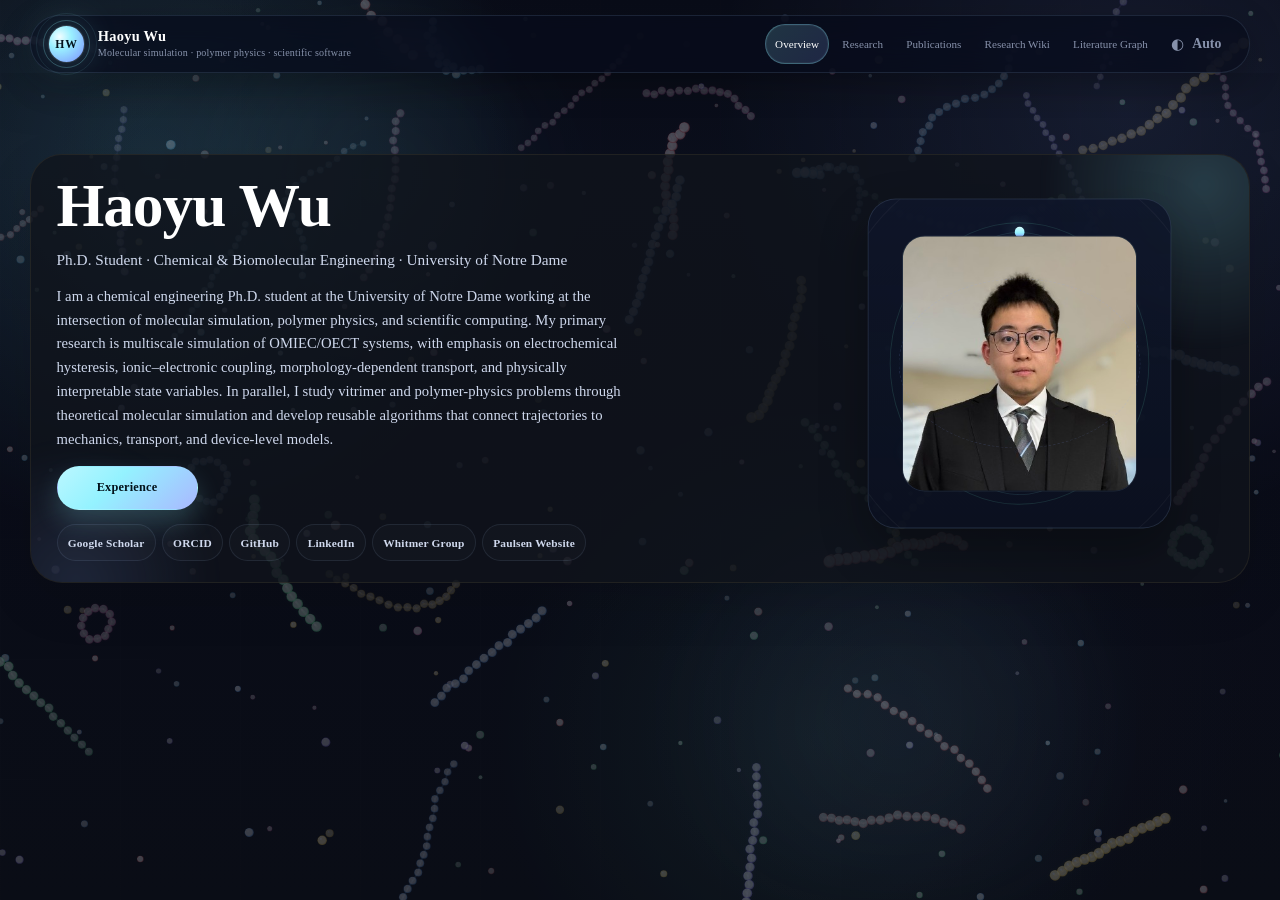
<file: index.html>
<!DOCTYPE html>
<html lang="en">
<head>
  <meta charset="UTF-8" />
  <meta name="viewport" content="width=device-width, initial-scale=1.0" />
  <title>Haoyu Wu | Soft Matter Simulation & Scientific Software</title>
  <meta name="description" content="Personal research homepage for Haoyu Wu: polymer mechanics, OMIEC transport, multiscale simulation, publications, software, and literature-network search." />
  <meta name="theme-color" content="#0f1720" />
  <meta property="og:type" content="website" />
  <meta property="og:title" content="Haoyu Wu | Soft Matter Simulation & Scientific Software" />
  <meta property="og:description" content="Personal research homepage for Haoyu Wu: polymer mechanics, OMIEC transport, multiscale simulation, publications, software, and literature-network search." />
  <meta property="og:image" content="https://haoyuwu97.github.io/assets/img/og-cover.png" />
  <meta property="og:url" content="https://haoyuwu97.github.io/" />
  <meta name="twitter:card" content="summary_large_image" />
  <meta name="twitter:title" content="Haoyu Wu | Soft Matter Simulation & Scientific Software" />
  <meta name="twitter:description" content="Personal research homepage for Haoyu Wu: polymer mechanics, OMIEC transport, multiscale simulation, publications, software, and literature-network search." />
  <meta name="twitter:image" content="https://haoyuwu97.github.io/assets/img/og-cover.png" />
  <link rel="icon" href="favicon.svg" type="image/svg+xml" />
  <script>
    (() => {
      const key = 'haoyu-theme-mode';
      let mode = 'auto';
      try { mode = localStorage.getItem(key) || 'auto'; } catch {}
      const hour = new Date().getHours();
      const effective = mode === 'auto' ? (hour >= 7 && hour < 18 ? 'light' : 'dark') : mode;
      document.documentElement.dataset.themeMode = mode;
      document.documentElement.dataset.theme = effective;
      document.documentElement.style.colorScheme = effective;
    })();
  </script>
  <link rel="stylesheet" href="assets/css/main.css" />
  <link rel="stylesheet" href="assets/css/academic-refresh.css" />
</head>
<body>
  <canvas id="bg-canvas" class="bg-canvas" aria-hidden="true"></canvas>
  <div class="site-shell">
    <div class="topbar-wrap">
    <header class="container topbar">
      <a class="brand" href="index.html" aria-label="Haoyu Wu home page">
        <span class="brand-mark" aria-hidden="true">HW</span>
        <span class="brand-copy">
          <span class="brand-title">Haoyu Wu</span>
          <span class="brand-subtitle">Molecular simulation · polymer physics · scientific software</span>
        </span>
      </a>
      <nav class="nav-links" aria-label="Primary navigation">
        <a class="nav-link" data-nav="home" href="index.html">Overview</a>
        <a class="nav-link" data-nav="research" href="research.html">Research</a>
        <a class="nav-link" data-nav="publications" href="publications.html">Publications</a>
        <a class="nav-link" data-nav="wiki" href="wiki.html">Research Wiki</a>
        <a class="nav-link" data-nav="leisure" href="leisure.html">Literature Graph</a>
        <button id="theme-toggle" class="nav-link theme-toggle" type="button" aria-label="Switch theme">
          <span data-theme-icon aria-hidden="true">◐</span>
          <span data-theme-label>Auto</span>
        </button>
      </nav>
    </header>
  </div>
    <main class="site-main">
      <section class="hero compact-hero">
        <div class="container hero-shell compact-home-shell hero-shell-strong">
          <div class="hero-grid compact-hero-grid home-hero-grid">
            <div class="hero-copy compact-hero-copy">
              <h1 id="hero-name" class="hero-title">Haoyu Wu</h1>
              <p id="hero-title" class="hero-subtitle">Ph.D. Student in Chemical &amp; Biomolecular Engineering · University of Notre Dame</p>
              <p id="hero-summary" class="hero-summary"></p>
              <div class="hero-action-row" aria-label="Homepage actions">
                <button id="experience-toggle" class="btn primary experience-toggle-btn" type="button" aria-expanded="false" aria-controls="experience-panel">Experience</button>
              </div>
              <div id="experience-panel" class="glass-card experience-panel" hidden aria-hidden="true"></div>
              <div id="hero-links" class="button-row hero-link-row compact-profile-links" aria-label="External profiles"></div>
            </div>
            <div class="hero-visual" aria-hidden="true">
              <div class="portrait-shell compact-portrait-shell portrait-shell-strong">
                <span class="portrait-orbit"></span>
                <span class="portrait-orbit--b"></span>
                <span class="portrait-orbit--c"></span>
                <span class="orbit-dot"></span>
                <span class="orbit-dot--b"></span>
                <span class="orbit-dot--c"></span>
                <div class="portrait-image-wrap">
                  <img id="hero-portrait" class="portrait-image" src="assets/img/profile-haoyu.jpg" alt="Portrait of Haoyu Wu" />
                </div>
              </div>
            </div>
          </div>
        </div>
      </section>
    </main>
  </div>
  <script src="assets/js/theme.js"></script>
  <script type="module" src="assets/js/home.js"></script>
</body>
</html>
</file>
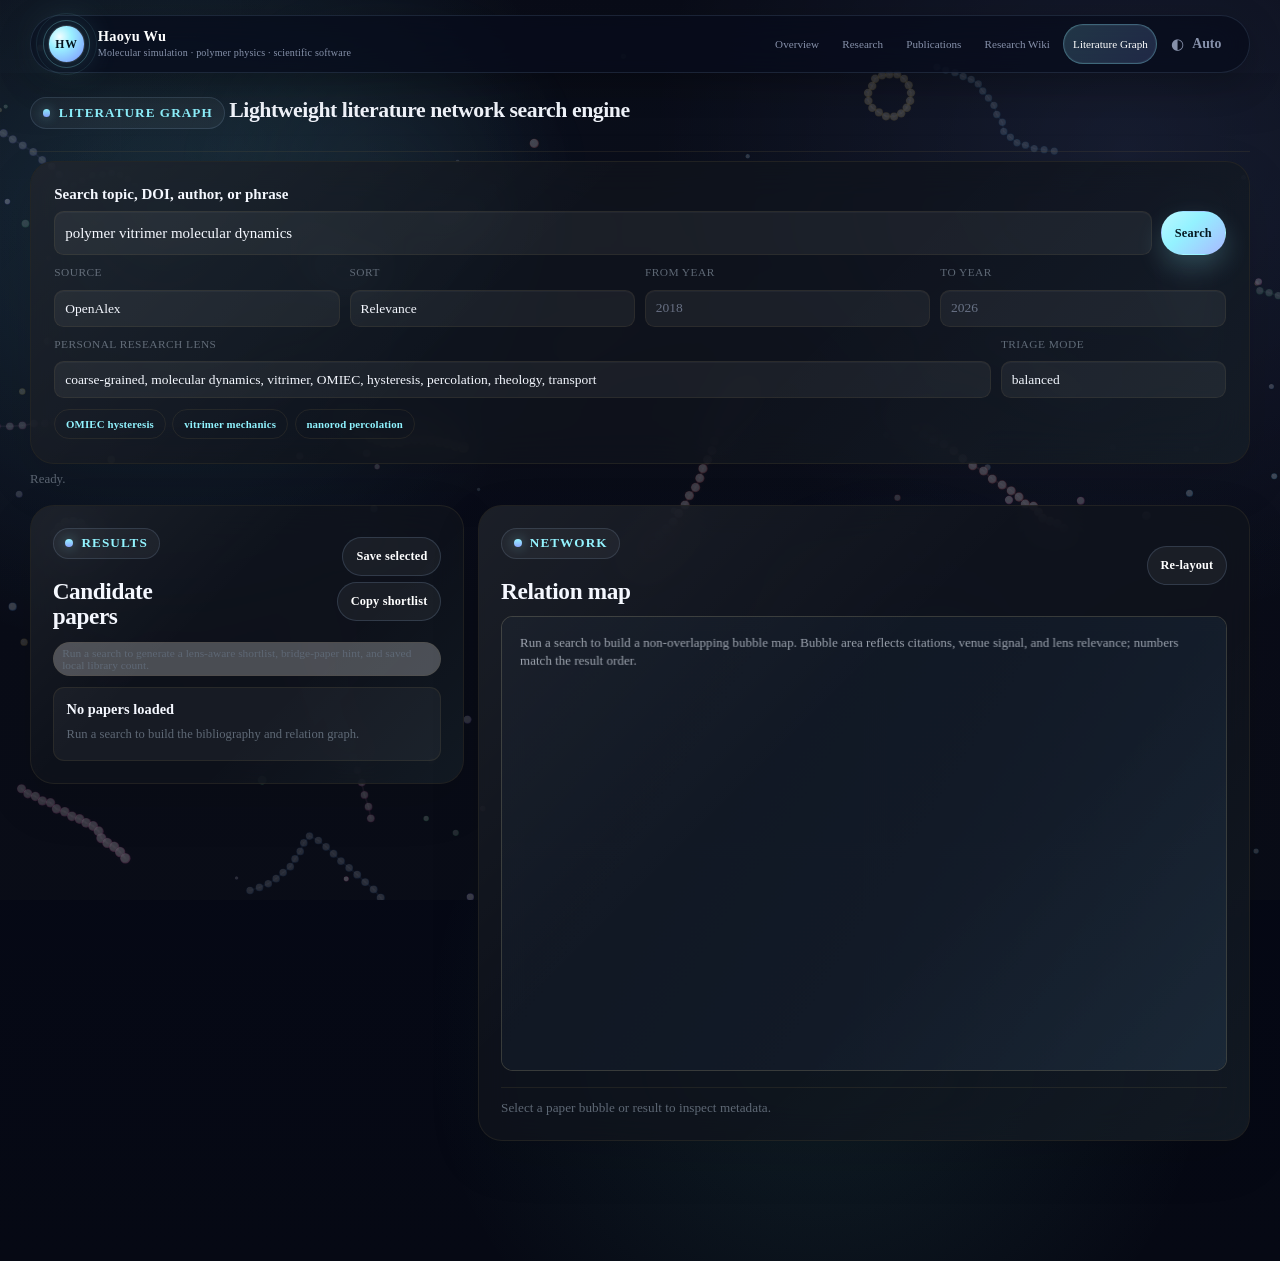
<file: leisure.html>
<!DOCTYPE html>
<html lang="en">
<head>
  <meta charset="UTF-8" />
  <meta name="viewport" content="width=device-width, initial-scale=1.0" />
  <title>Literature Network | Haoyu Wu</title>
  <meta name="description" content="A lightweight browser-based literature network search engine using OpenAlex, Crossref, and Semantic Scholar metadata." />
  <meta name="theme-color" content="#0f1720" />
  <meta property="og:type" content="website" />
  <meta property="og:title" content="Literature Network | Haoyu Wu" />
  <meta property="og:description" content="A lightweight browser-based literature network search engine using OpenAlex, Crossref, and Semantic Scholar metadata." />
  <meta property="og:image" content="https://haoyuwu97.github.io/assets/img/og-cover.png" />
  <meta property="og:url" content="https://haoyuwu97.github.io/leisure.html" />
  <meta name="twitter:card" content="summary_large_image" />
  <meta name="twitter:title" content="Literature Network | Haoyu Wu" />
  <meta name="twitter:description" content="A lightweight browser-based literature network search engine using OpenAlex, Crossref, and Semantic Scholar metadata." />
  <meta name="twitter:image" content="https://haoyuwu97.github.io/assets/img/og-cover.png" />
  <link rel="icon" href="favicon.svg" type="image/svg+xml" />
  <script>
    (() => {
      const key = 'haoyu-theme-mode';
      let mode = 'auto';
      try { mode = localStorage.getItem(key) || 'auto'; } catch {}
      const hour = new Date().getHours();
      const effective = mode === 'auto' ? (hour >= 7 && hour < 18 ? 'light' : 'dark') : mode;
      document.documentElement.dataset.themeMode = mode;
      document.documentElement.dataset.theme = effective;
      document.documentElement.style.colorScheme = effective;
    })();
  </script>
  <link rel="stylesheet" href="assets/css/main.css" />
  <link rel="stylesheet" href="assets/css/academic-refresh.css?v=20260428-v8" />
</head>
<body class="subpage subpage-literature academic-page literature-page">
  <canvas id="bg-canvas" class="bg-canvas" aria-hidden="true"></canvas>
  <div class="site-shell">
    <div class="topbar-wrap">
    <header class="container topbar">
      <a class="brand" href="index.html" aria-label="Haoyu Wu home page">
        <span class="brand-mark" aria-hidden="true">HW</span>
        <span class="brand-copy">
          <span class="brand-title">Haoyu Wu</span>
          <span class="brand-subtitle">Molecular simulation · polymer physics · scientific software</span>
        </span>
      </a>
      <nav class="nav-links" aria-label="Primary navigation">
        <a class="nav-link" data-nav="home" href="index.html">Overview</a>
        <a class="nav-link" data-nav="research" href="research.html">Research</a>
        <a class="nav-link" data-nav="publications" href="publications.html">Publications</a>
        <a class="nav-link" data-nav="wiki" href="wiki.html">Research Wiki</a>
        <a class="nav-link" data-nav="leisure" href="leisure.html">Literature Graph</a>
        <button id="theme-toggle" class="nav-link theme-toggle" type="button" aria-label="Switch theme">
          <span data-theme-icon aria-hidden="true">◐</span>
          <span data-theme-label>Auto</span>
        </button>
      </nav>
    </header>
  </div>
    <main class="site-main">
      <section class="section literature-section literature-direct-section">
        <div class="container">
          <header class="literature-minimal-head">
            <div>
              <span class="kicker">Literature Graph</span>
              <h1>Lightweight literature network search engine</h1>
            </div>
          </header>
          <form id="lit-form" class="glass-card lit-search-panel" role="search">
            <label for="lit-query">Search topic, DOI, author, or phrase</label>
            <div class="lit-search-row">
              <input id="lit-query" class="text-input lit-query" type="search" value="polymer vitrimer molecular dynamics" autocomplete="off" />
              <button class="btn primary" type="submit">Search</button>
            </div>
            <div class="lit-options-grid">
              <div class="control">
                <label for="lit-source">Source</label>
                <select id="lit-source" class="select-input">
                  <option value="openalex">OpenAlex</option>
                  <option value="semantic">Semantic Scholar</option>
                  <option value="crossref">Crossref</option>
                  <option value="all">Blend all sources</option>
                </select>
              </div>
              <div class="control">
                <label for="lit-sort">Sort</label>
                <select id="lit-sort" class="select-input">
                  <option value="relevance_score:desc">Relevance</option>
                  <option value="cited_by_count:desc">Citations</option>
                  <option value="publication_year:desc">Newest</option>
                </select>
              </div>
              <div class="control">
                <label for="lit-from">From year</label>
                <input id="lit-from" class="text-input" type="number" min="1900" max="2100" placeholder="2018" />
              </div>
              <div class="control">
                <label for="lit-to">To year</label>
                <input id="lit-to" class="text-input" type="number" min="1900" max="2100" placeholder="2026" />
              </div>
            </div>
            <div class="lit-lens-row">
              <div class="control lit-lens-control">
                <label for="lit-lens">Personal research lens</label>
                <input id="lit-lens" class="text-input" type="text" value="coarse-grained, molecular dynamics, vitrimer, OMIEC, hysteresis, percolation, rheology, transport" />
              </div>
              <div class="control">
                <label for="lit-mode">Triage mode</label>
                <select id="lit-mode" class="select-input">
                  <option value="balanced">balanced</option>
                  <option value="mechanism">mechanism-first</option>
                  <option value="recent">recent-frontier</option>
                  <option value="canonical">canonical</option>
                </select>
              </div>
            </div>
            <div class="lit-example-row" aria-label="Example searches">
              <button type="button" data-example="organic mixed ionic electronic conductor hysteresis" class="meta-chip lit-example">OMIEC hysteresis</button>
              <button type="button" data-example="vitrimer fracture self healing molecular dynamics" class="meta-chip lit-example">vitrimer mechanics</button>
              <button type="button" data-example="polymer nanocomposite percolation nanorods coarse grained molecular dynamics" class="meta-chip lit-example">nanorod percolation</button>
            </div>
          </form>
          <div id="lit-status" class="lit-status" aria-live="polite">Ready.</div>
          <div class="lit-workbench">
            <section class="glass-card lit-results-panel" aria-label="Search results">
              <div class="lit-panel-head">
                <div>
                  <span class="kicker">Results</span>
                  <h2 class="section-title">Candidate papers</h2>
                </div>
                <div class="lit-button-row">
                  <button id="lit-save" class="btn secondary inline-btn" type="button">Save selected</button>
                  <button id="lit-export" class="btn secondary inline-btn" type="button">Copy shortlist</button>
                </div>
              </div>
              <div id="lit-insights" class="lit-insights" aria-live="polite"></div>
              <div id="lit-results" class="lit-results"></div>
            </section>
            <aside class="glass-card lit-network-panel" aria-label="Literature network">
              <div class="lit-panel-head">
                <div>
                  <span class="kicker">Network</span>
                  <h2 class="section-title">Relation map</h2>
                </div>
                <button id="lit-fit" class="btn secondary inline-btn" type="button">Re-layout</button>
              </div>
              <canvas id="lit-network" class="lit-network-canvas" width="760" height="480"></canvas>
              <div id="lit-paper-detail" class="lit-paper-detail">Select a paper bubble or result to inspect metadata.</div>
            </aside>
          </div>
        </div>
      </section>
    </main>
  </div>
  <script src="assets/js/theme.js"></script>
  <script type="module" src="assets/js/literature.js?v=20260428-v8"></script>
</body>
</html>
</file>
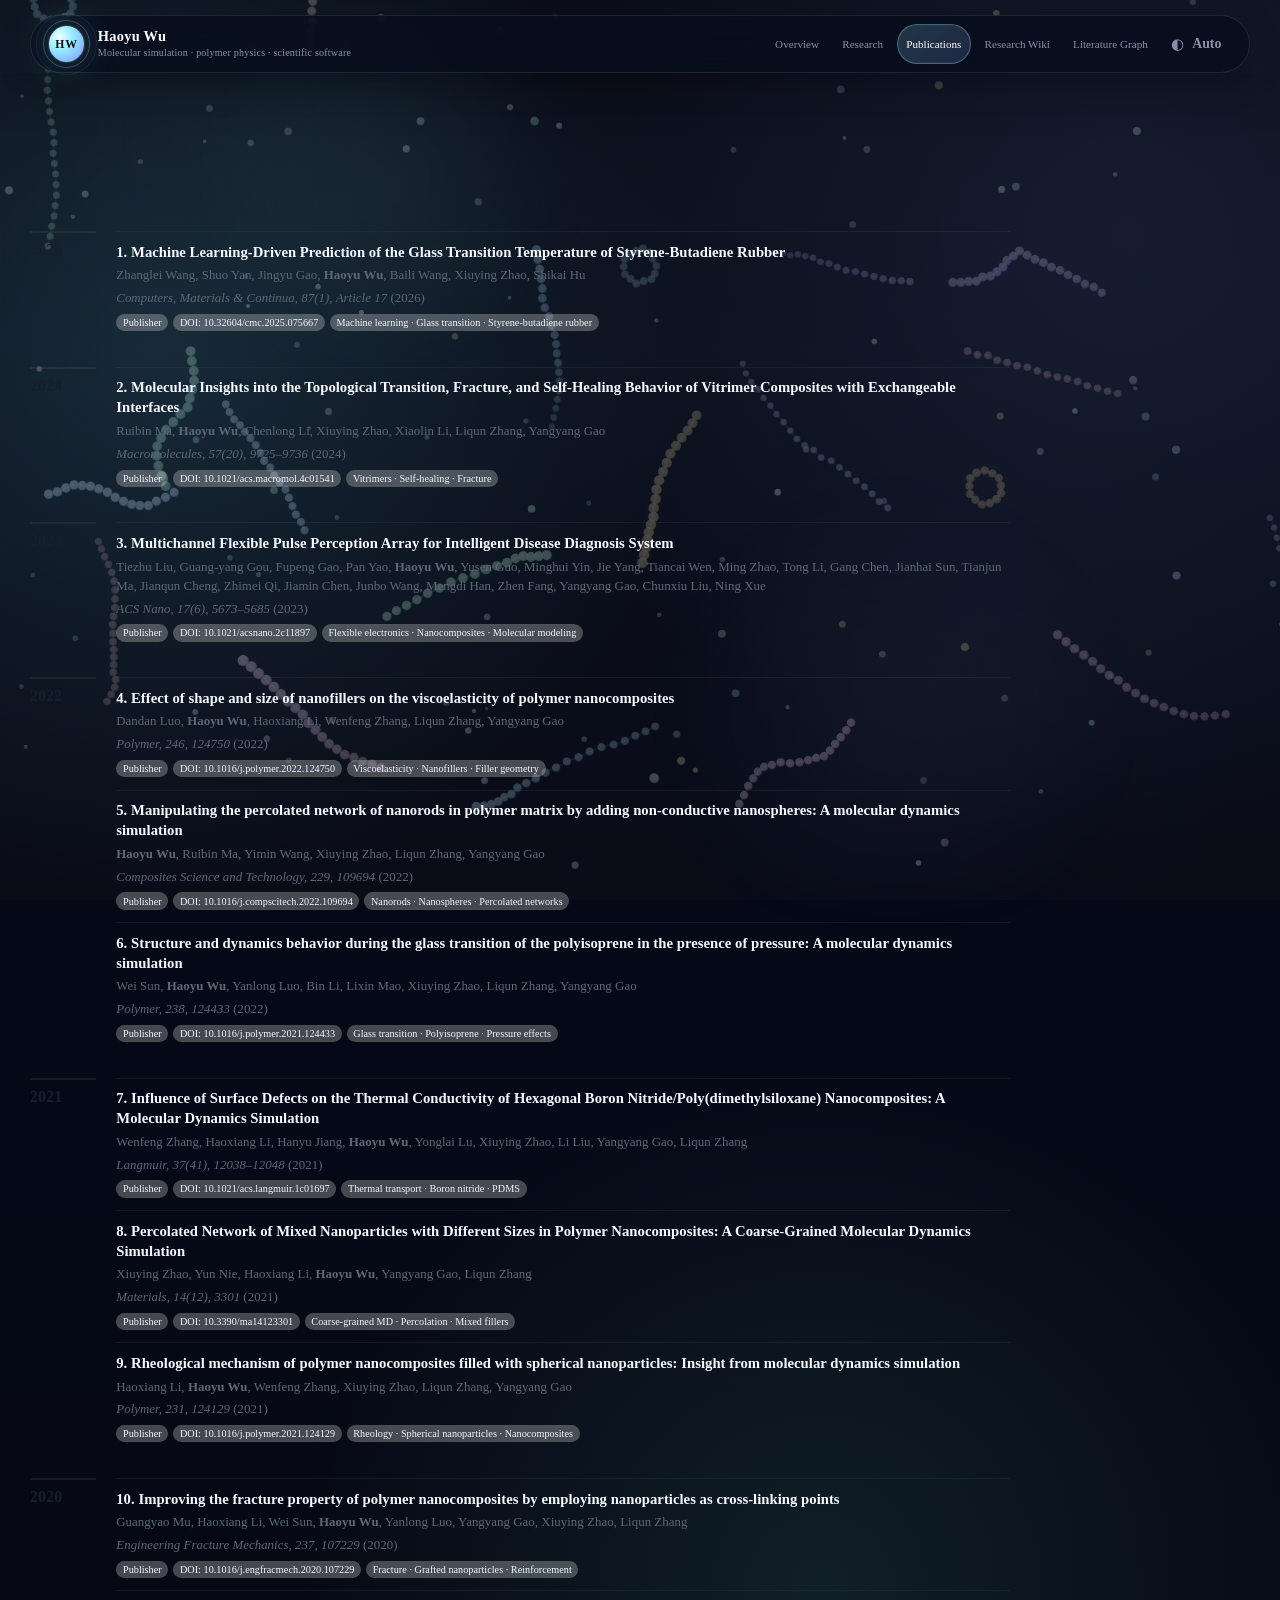
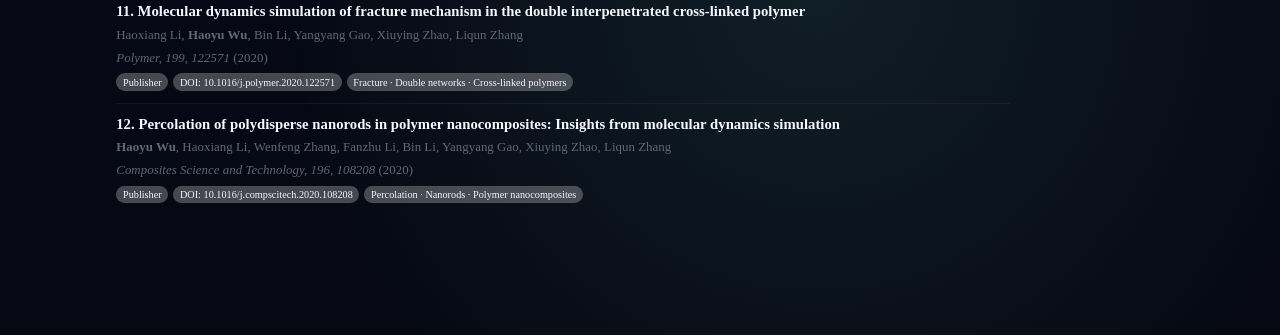
<file: publications.html>
<!DOCTYPE html>
<html lang="en">
<head>
  <meta charset="UTF-8" />
  <meta name="viewport" content="width=device-width, initial-scale=1.0" />
  <title>Publications | Haoyu Wu</title>
  <meta name="description" content="Chronological publication list for Haoyu Wu, covering polymer nanocomposites, vitrimers, rheology, percolation, and molecular simulation." />
  <meta name="theme-color" content="#0f1720" />
  <meta property="og:type" content="website" />
  <meta property="og:title" content="Publications | Haoyu Wu" />
  <meta property="og:description" content="Chronological publication list for Haoyu Wu, covering polymer nanocomposites, vitrimers, rheology, percolation, and molecular simulation." />
  <meta property="og:image" content="https://haoyuwu97.github.io/assets/img/og-cover.png" />
  <meta property="og:url" content="https://haoyuwu97.github.io/publications.html" />
  <meta name="twitter:card" content="summary_large_image" />
  <meta name="twitter:title" content="Publications | Haoyu Wu" />
  <meta name="twitter:description" content="Chronological publication list for Haoyu Wu, covering polymer nanocomposites, vitrimers, rheology, percolation, and molecular simulation." />
  <meta name="twitter:image" content="https://haoyuwu97.github.io/assets/img/og-cover.png" />
  <link rel="icon" href="favicon.svg" type="image/svg+xml" />
  <script>
    (() => {
      const key = 'haoyu-theme-mode';
      let mode = 'auto';
      try { mode = localStorage.getItem(key) || 'auto'; } catch {}
      const hour = new Date().getHours();
      const effective = mode === 'auto' ? (hour >= 7 && hour < 18 ? 'light' : 'dark') : mode;
      document.documentElement.dataset.themeMode = mode;
      document.documentElement.dataset.theme = effective;
      document.documentElement.style.colorScheme = effective;
    })();
  </script>
  <link rel="stylesheet" href="assets/css/main.css" />
  <link rel="stylesheet" href="assets/css/academic-refresh.css?v=20260428-v8" />
</head>
<body class="subpage subpage-publications academic-page">
  <canvas id="bg-canvas" class="bg-canvas" aria-hidden="true"></canvas>
  <div class="site-shell">
    <div class="topbar-wrap">
    <header class="container topbar">
      <a class="brand" href="index.html" aria-label="Haoyu Wu home page">
        <span class="brand-mark" aria-hidden="true">HW</span>
        <span class="brand-copy">
          <span class="brand-title">Haoyu Wu</span>
          <span class="brand-subtitle">Molecular simulation · polymer physics · scientific software</span>
        </span>
      </a>
      <nav class="nav-links" aria-label="Primary navigation">
        <a class="nav-link" data-nav="home" href="index.html">Overview</a>
        <a class="nav-link" data-nav="research" href="research.html">Research</a>
        <a class="nav-link" data-nav="publications" href="publications.html">Publications</a>
        <a class="nav-link" data-nav="wiki" href="wiki.html">Research Wiki</a>
        <a class="nav-link" data-nav="leisure" href="leisure.html">Literature Graph</a>
        <button id="theme-toggle" class="nav-link theme-toggle" type="button" aria-label="Switch theme">
          <span data-theme-icon aria-hidden="true">◐</span>
          <span data-theme-label>Auto</span>
        </button>
      </nav>
    </header>
  </div>
    <main class="site-main">
      <section class="section publication-direct-section">
        <div class="container">
          <div id="publication-list" class="publication-list academic-bibliography" aria-live="polite"></div>
        </div>
      </section>
    </main>
  </div>
  <script src="assets/js/theme.js"></script>
  <script type="module" src="assets/js/publications.js?v=20260428-v8"></script>
</body>
</html>
</file>
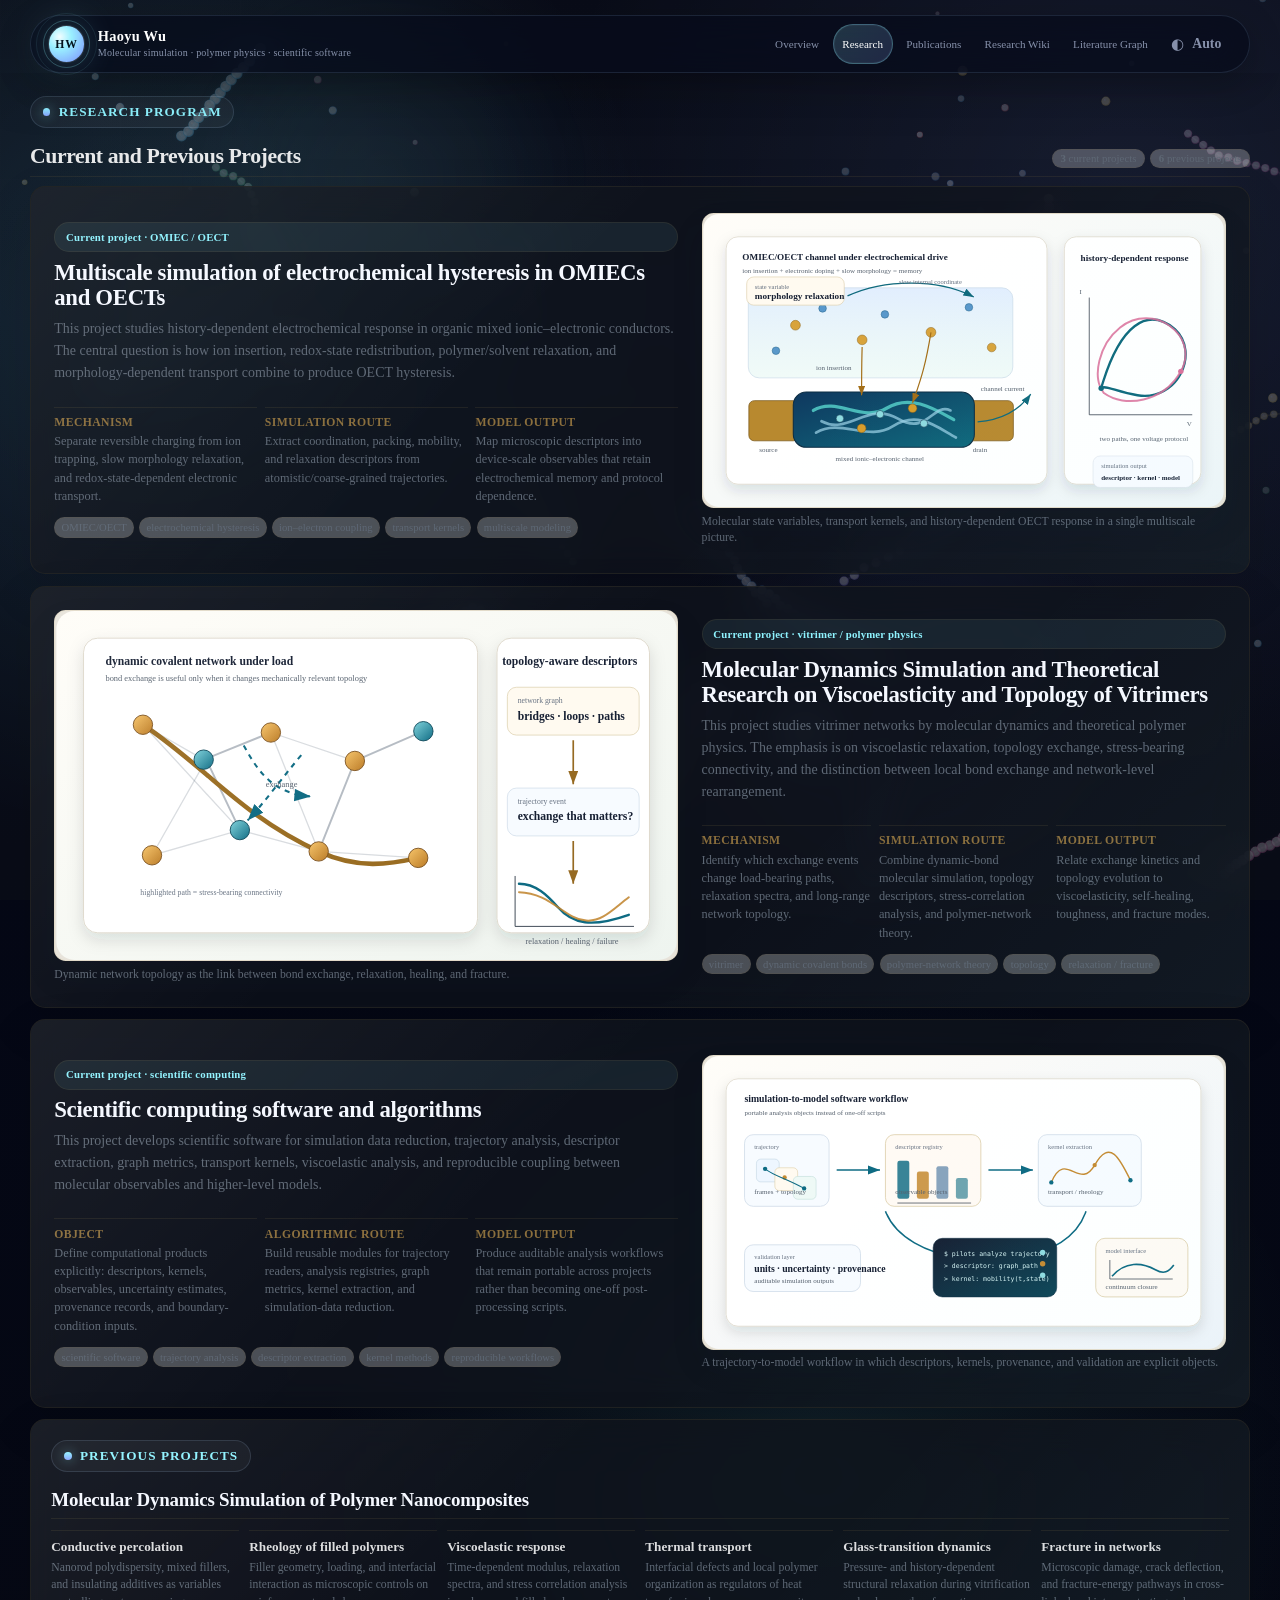
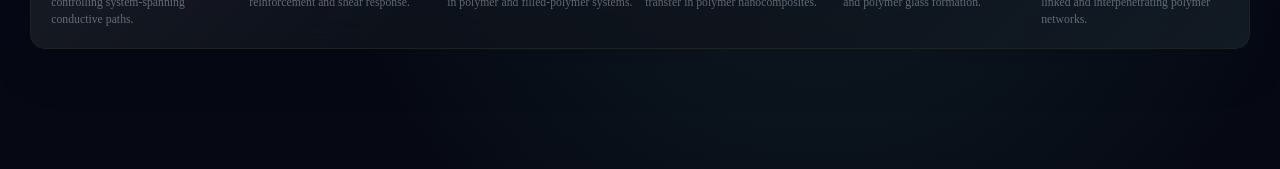
<file: research.html>
<!DOCTYPE html>
<html lang="en">
<head>
  <meta charset="UTF-8" />
  <meta name="viewport" content="width=device-width, initial-scale=1.0" />
  <title>Research | Haoyu Wu</title>
  <meta name="description" content="Research program in OMIEC/OECT electrochemical hysteresis, vitrimer and polymer physics theory, and scientific computing software for molecular simulation." />
  <meta name="theme-color" content="#0f1720" />
  <meta property="og:type" content="website" />
  <meta property="og:title" content="Research | Haoyu Wu" />
  <meta property="og:description" content="Research program in OMIEC/OECT electrochemical hysteresis, vitrimer and polymer physics theory, and scientific computing software for molecular simulation." />
  <meta property="og:image" content="https://haoyuwu97.github.io/assets/img/og-cover.png" />
  <meta property="og:url" content="https://haoyuwu97.github.io/research.html" />
  <meta name="twitter:card" content="summary_large_image" />
  <meta name="twitter:title" content="Research | Haoyu Wu" />
  <meta name="twitter:description" content="Research program in OMIEC/OECT electrochemical hysteresis, vitrimer and polymer physics theory, and scientific computing software for molecular simulation." />
  <meta name="twitter:image" content="https://haoyuwu97.github.io/assets/img/og-cover.png" />
  <link rel="icon" href="favicon.svg" type="image/svg+xml" />
  <script>
    (() => {
      const key = 'haoyu-theme-mode';
      let mode = 'auto';
      try { mode = localStorage.getItem(key) || 'auto'; } catch {}
      const hour = new Date().getHours();
      const effective = mode === 'auto' ? (hour >= 7 && hour < 18 ? 'light' : 'dark') : mode;
      document.documentElement.dataset.themeMode = mode;
      document.documentElement.dataset.theme = effective;
      document.documentElement.style.colorScheme = effective;
    })();
  </script>
  <link rel="stylesheet" href="assets/css/main.css" />
  <link rel="stylesheet" href="assets/css/academic-refresh.css?v=20260428-v7" />
</head>
<body class="subpage subpage-research academic-page research-academic-page">
  <canvas id="bg-canvas" class="bg-canvas" aria-hidden="true"></canvas>
  <div class="site-shell">
    <div class="topbar-wrap">
    <header class="container topbar">
      <a class="brand" href="index.html" aria-label="Haoyu Wu home page">
        <span class="brand-mark" aria-hidden="true">HW</span>
        <span class="brand-copy">
          <span class="brand-title">Haoyu Wu</span>
          <span class="brand-subtitle">Molecular simulation · polymer physics · scientific software</span>
        </span>
      </a>
      <nav class="nav-links" aria-label="Primary navigation">
        <a class="nav-link" data-nav="home" href="index.html">Overview</a>
        <a class="nav-link" data-nav="research" href="research.html">Research</a>
        <a class="nav-link" data-nav="publications" href="publications.html">Publications</a>
        <a class="nav-link" data-nav="wiki" href="wiki.html">Research Wiki</a>
        <a class="nav-link" data-nav="leisure" href="leisure.html">Literature Graph</a>
        <button id="theme-toggle" class="nav-link theme-toggle" type="button" aria-label="Switch theme">
          <span data-theme-icon aria-hidden="true">◐</span>
          <span data-theme-label>Auto</span>
        </button>
      </nav>
    </header>
  </div>
    <main class="site-main">
      <section class="section research-direct-section research-direct-section-v4">
        <div class="container">
          <header class="research-minimal-head" aria-label="Research program summary">
            <div>
              <span class="kicker">Research Program</span>
              <h1>Current and Previous Projects</h1>
            </div>
            <p id="research-intro" hidden></p>
            <div class="research-mini-stats" aria-label="Research structure">
              <span><strong>3</strong> current projects</span>
              <span><strong>6</strong> previous projects</span>
            </div>
          </header>

          <div id="research-directions" class="research-main-stack-v4"></div>

          <section class="glass-card academic-card research-foundations-v4" data-reveal>
            <div class="research-foundations-head-v4">
              <div>
                <span class="kicker">Previous projects</span>
                <h2 class="section-title">Molecular Dynamics Simulation of Polymer Nanocomposites</h2>
              </div>
            </div>
            <div id="research-archive-list" class="research-foundation-grid-v4"></div>
          </section>
        </div>
      </section>
    </main>
  </div>
  <script src="assets/js/theme.js"></script>
  <script type="module" src="assets/js/research.js?v=20260428-v7"></script>
</body>
</html>
</file>
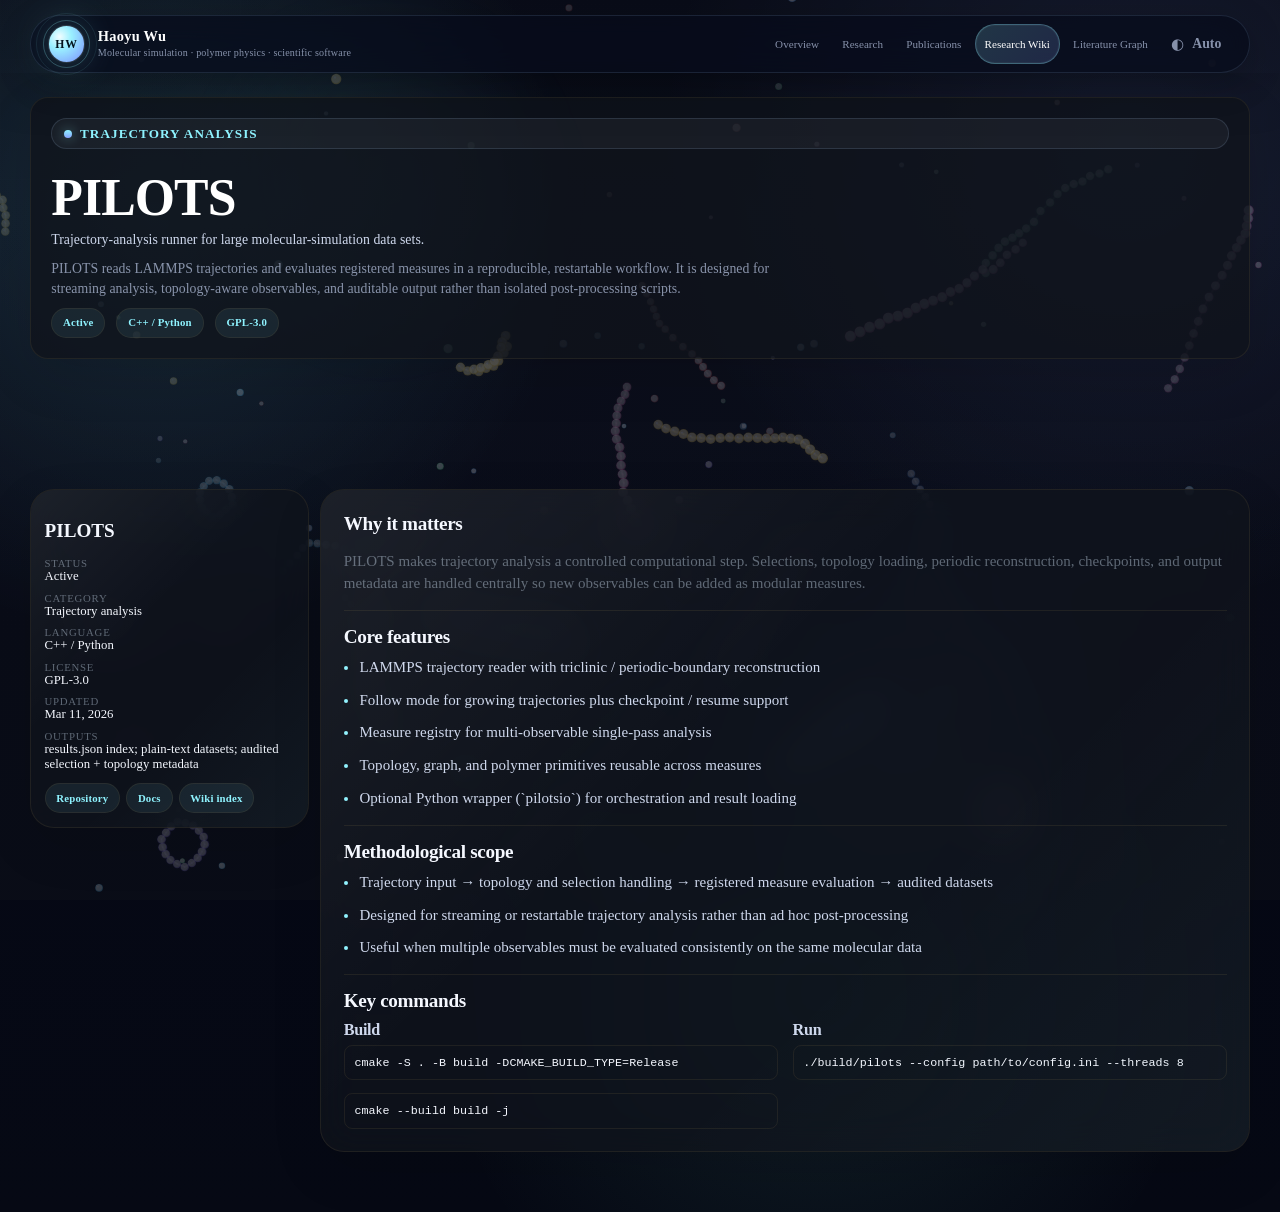
<file: wiki-entry.html>
<!DOCTYPE html>
<html lang="en">
<head>
  <meta charset="UTF-8" />
  <meta name="viewport" content="width=device-width, initial-scale=1.0" />
  <title>Research Wiki | Haoyu Wu</title>
  <meta name="description" content="Detailed encyclopedia-style repository page for Haoyu Wu's scientific software." />
  <meta name="theme-color" content="#0f1720" />
  <meta property="og:type" content="website" />
  <meta property="og:title" content="Research Wiki | Haoyu Wu" />
  <meta property="og:description" content="Detailed encyclopedia-style repository page for Haoyu Wu's scientific software." />
  <meta property="og:image" content="https://haoyuwu97.github.io/assets/img/og-cover.png" />
  <meta property="og:url" content="https://haoyuwu97.github.io/wiki-entry.html" />
  <meta name="twitter:card" content="summary_large_image" />
  <meta name="twitter:title" content="Research Wiki | Haoyu Wu" />
  <meta name="twitter:description" content="Detailed encyclopedia-style repository page for Haoyu Wu's scientific software." />
  <meta name="twitter:image" content="https://haoyuwu97.github.io/assets/img/og-cover.png" />
  <link rel="icon" href="favicon.svg" type="image/svg+xml" />
  <script>
    (() => {
      const key = 'haoyu-theme-mode';
      let mode = 'auto';
      try { mode = localStorage.getItem(key) || 'auto'; } catch {}
      const hour = new Date().getHours();
      const effective = mode === 'auto' ? (hour >= 7 && hour < 18 ? 'light' : 'dark') : mode;
      document.documentElement.dataset.themeMode = mode;
      document.documentElement.dataset.theme = effective;
      document.documentElement.style.colorScheme = effective;
    })();
  </script>
  <link rel="stylesheet" href="assets/css/main.css" />
  <link rel="stylesheet" href="assets/css/academic-refresh.css?v=20260428-v7" />
</head>
<body class="subpage subpage-wiki-entry academic-page wiki-entry-academic-page">
  <canvas id="bg-canvas" class="bg-canvas" aria-hidden="true"></canvas>
  <div class="site-shell">
    <div class="topbar-wrap">
    <header class="container topbar">
      <a class="brand" href="index.html" aria-label="Haoyu Wu home page">
        <span class="brand-mark" aria-hidden="true">HW</span>
        <span class="brand-copy">
          <span class="brand-title">Haoyu Wu</span>
          <span class="brand-subtitle">Molecular simulation · polymer physics · scientific software</span>
        </span>
      </a>
      <nav class="nav-links" aria-label="Primary navigation">
        <a class="nav-link" data-nav="home" href="index.html">Overview</a>
        <a class="nav-link" data-nav="research" href="research.html">Research</a>
        <a class="nav-link" data-nav="publications" href="publications.html">Publications</a>
        <a class="nav-link" data-nav="wiki" href="wiki.html">Research Wiki</a>
        <a class="nav-link" data-nav="leisure" href="leisure.html">Literature Graph</a>
        <button id="theme-toggle" class="nav-link theme-toggle" type="button" aria-label="Switch theme">
          <span data-theme-icon aria-hidden="true">◐</span>
          <span data-theme-label>Auto</span>
        </button>
      </nav>
    </header>
  </div>
    <main class="site-main">
      <section class="page-hero page-hero-compact detail-header-compact">
        <div class="container">
          <div class="page-hero-shell compact-shell academic-hero-shell">
            <div class="page-head compact-page-head">
              <span id="entry-kicker" class="kicker">Repository</span>
              <h1 id="entry-title" class="page-title">Repository</h1>
              <p id="entry-headline" class="page-subtitle compact-page-subtitle"></p>
              <p id="entry-summary" class="page-subtitle compact-page-subtitle compact-page-summary"></p>
              <div id="entry-tags" class="entry-tags"></div>
            </div>
          </div>
        </div>
      </section>
      <section class="section section-tight-bottom">
        <div class="container">
          <div class="wiki-layout wiki-detail-layout">
            <aside id="entry-infobox" class="glass-card wiki-infobox" aria-label="Repository metadata"></aside>
            <article class="glass-card wiki-article wiki-detail-article" data-reveal>
              <section>
                <h2>Why it matters</h2>
                <p id="entry-why"></p>
              </section>
              <section>
                <h2>Core features</h2>
                <ul id="feature-list" class="section-list"></ul>
              </section>
              <section>
                <h2>Methodological scope</h2>
                <ul id="workflow-list" class="section-list"></ul>
              </section>
              <section class="command-section">
                <h2>Key commands</h2>
                <div class="compact-command-grid">
                  <div><h3 class="compact-command-title">Build</h3><div id="build-commands" class="code-grid"></div></div>
                  <div><h3 class="compact-command-title">Run</h3><div id="run-commands" class="code-grid"></div></div>
                </div>
              </section>
            </article>
          </div>
        </div>
      </section>
    </main>
  </div>
  <script src="assets/js/theme.js"></script>
  <script type="module" src="assets/js/wiki-entry.js?v=20260428-v7"></script>
</body>
</html>
</file>
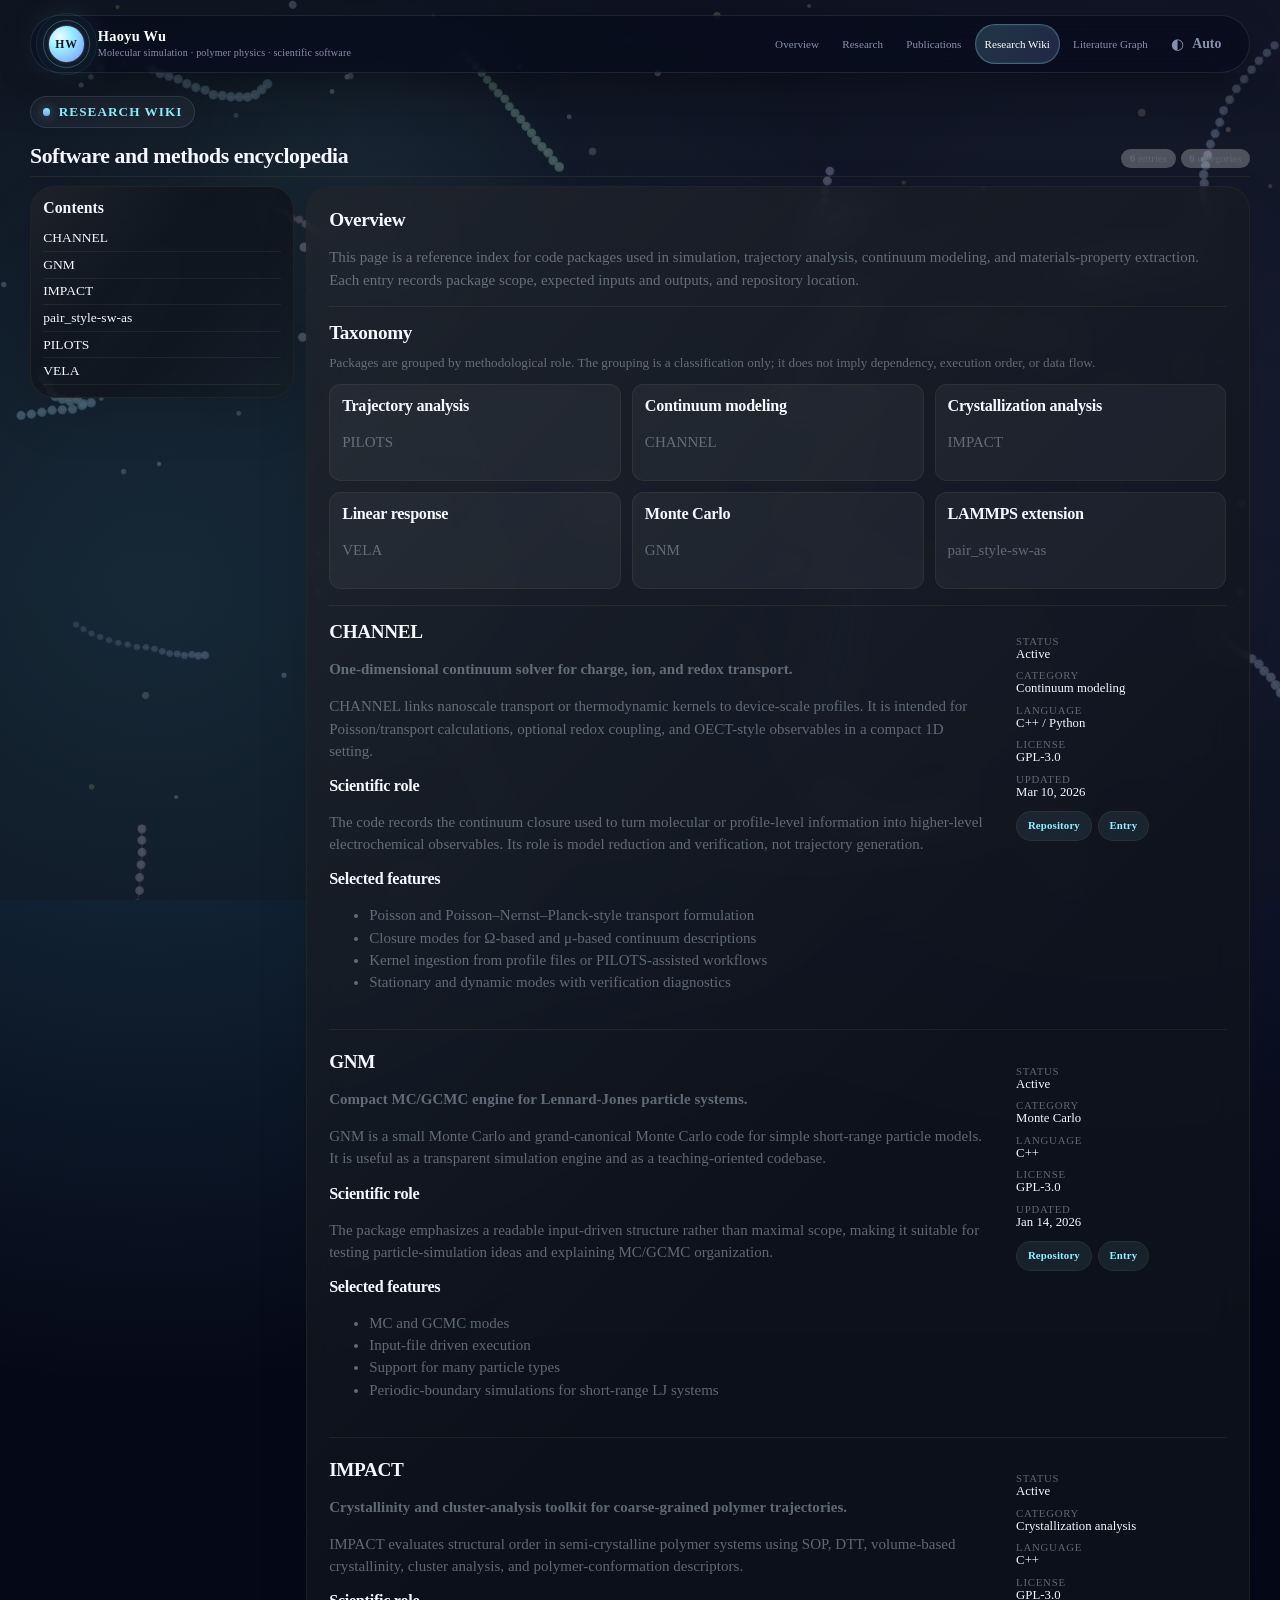
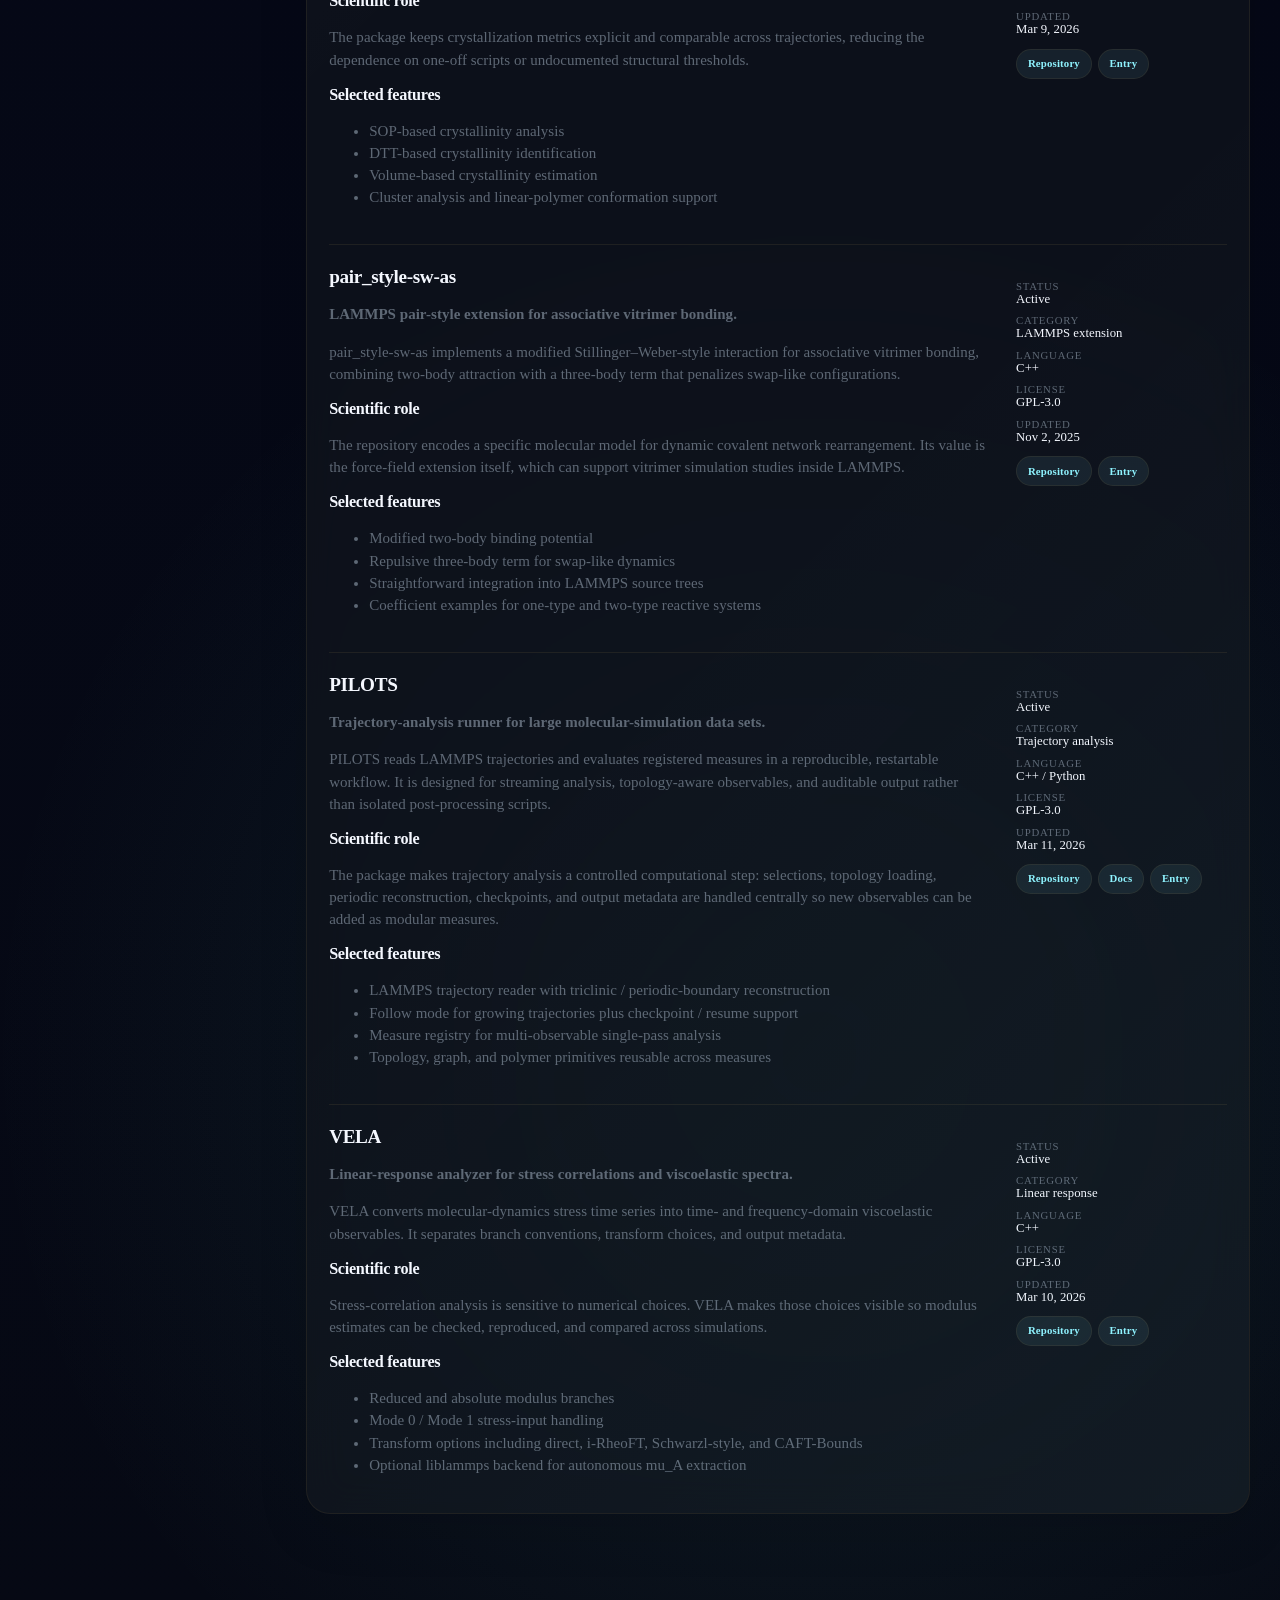
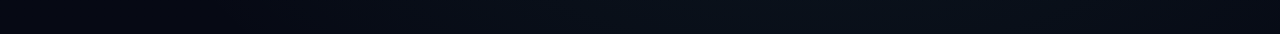
<file: wiki.html>
<!DOCTYPE html>
<html lang="en">
<head>
  <meta charset="UTF-8" />
  <meta name="viewport" content="width=device-width, initial-scale=1.0" />
  <title>Research Wiki | Haoyu Wu</title>
  <meta name="description" content="Encyclopedic research wiki for Haoyu Wu's simulation and analysis software stack." />
  <meta name="theme-color" content="#0f1720" />
  <meta property="og:type" content="website" />
  <meta property="og:title" content="Research Wiki | Haoyu Wu" />
  <meta property="og:description" content="Encyclopedic research wiki for Haoyu Wu's simulation and analysis software stack." />
  <meta property="og:image" content="https://haoyuwu97.github.io/assets/img/og-cover.png" />
  <meta property="og:url" content="https://haoyuwu97.github.io/wiki.html" />
  <meta name="twitter:card" content="summary_large_image" />
  <meta name="twitter:title" content="Research Wiki | Haoyu Wu" />
  <meta name="twitter:description" content="Encyclopedic research wiki for Haoyu Wu's simulation and analysis software stack." />
  <meta name="twitter:image" content="https://haoyuwu97.github.io/assets/img/og-cover.png" />
  <link rel="icon" href="favicon.svg" type="image/svg+xml" />
  <script>
    (() => {
      const key = 'haoyu-theme-mode';
      let mode = 'auto';
      try { mode = localStorage.getItem(key) || 'auto'; } catch {}
      const hour = new Date().getHours();
      const effective = mode === 'auto' ? (hour >= 7 && hour < 18 ? 'light' : 'dark') : mode;
      document.documentElement.dataset.themeMode = mode;
      document.documentElement.dataset.theme = effective;
      document.documentElement.style.colorScheme = effective;
    })();
  </script>
  <link rel="stylesheet" href="assets/css/main.css" />
  <link rel="stylesheet" href="assets/css/academic-refresh.css?v=20260428-v7" />
</head>
<body class="subpage subpage-wiki academic-page wiki-academic-page">
  <canvas id="bg-canvas" class="bg-canvas" aria-hidden="true"></canvas>
  <div class="site-shell">
    <div class="topbar-wrap">
    <header class="container topbar">
      <a class="brand" href="index.html" aria-label="Haoyu Wu home page">
        <span class="brand-mark" aria-hidden="true">HW</span>
        <span class="brand-copy">
          <span class="brand-title">Haoyu Wu</span>
          <span class="brand-subtitle">Molecular simulation · polymer physics · scientific software</span>
        </span>
      </a>
      <nav class="nav-links" aria-label="Primary navigation">
        <a class="nav-link" data-nav="home" href="index.html">Overview</a>
        <a class="nav-link" data-nav="research" href="research.html">Research</a>
        <a class="nav-link" data-nav="publications" href="publications.html">Publications</a>
        <a class="nav-link" data-nav="wiki" href="wiki.html">Research Wiki</a>
        <a class="nav-link" data-nav="leisure" href="leisure.html">Literature Graph</a>
        <button id="theme-toggle" class="nav-link theme-toggle" type="button" aria-label="Switch theme">
          <span data-theme-icon aria-hidden="true">◐</span>
          <span data-theme-label>Auto</span>
        </button>
      </nav>
    </header>
  </div>
    <main class="site-main">
      <section class="section wiki-section wiki-direct-section">
        <div class="container">
          <header class="wiki-minimal-head" aria-label="Research wiki summary">
            <div>
              <span class="kicker">Research Wiki</span>
              <h1>Software and methods encyclopedia</h1>
            </div>
            <div class="wiki-mini-stats">
              <span><strong id="repo-total">0</strong> entries</span>
              <span><strong id="category-total">0</strong> categories</span>
            </div>
          </header>
          <div class="wiki-layout">
            <aside class="glass-card wiki-sidebar" aria-label="Research wiki contents">
              <h2>Contents</h2>
              <nav id="wiki-contents"></nav>
            </aside>
            <article class="glass-card wiki-article" data-reveal>
              <section class="wiki-lede">
                <h2>Overview</h2>
                <p>This page is a reference index for code packages used in simulation, trajectory analysis, continuum modeling, and materials-property extraction. Each entry records package scope, expected inputs and outputs, and repository location.</p>
              </section>
              <section id="wiki-index" class="wiki-index"></section>
              <section id="wiki-entries" class="wiki-entry-list"></section>
            </article>
          </div>
        </div>
      </section>
    </main>
  </div>
  <script src="assets/js/theme.js"></script>
  <script type="module" src="assets/js/wiki.js?v=20260428-v7"></script>
</body>
</html>
</file>
<file: assets/css/main.css>
:root {
  color-scheme: dark;
  --bg: #050816;
  --bg-elevated: rgba(10, 15, 31, 0.72);
  --bg-elevated-2: rgba(14, 20, 40, 0.84);
  --surface: rgba(15, 22, 44, 0.72);
  --surface-strong: rgba(19, 27, 53, 0.88);
  --surface-soft: rgba(16, 24, 48, 0.55);
  --border: rgba(159, 196, 255, 0.14);
  --border-strong: rgba(159, 196, 255, 0.24);
  --text: #f5f8ff;
  --text-strong: #ffffff;
  --text-soft: rgba(223, 233, 255, 0.92);
  --text-muted: rgba(194, 208, 238, 0.68);
  --accent: #8ff3ff;
  --accent-2: #88a4ff;
  --accent-3: #6ee0c6;
  --accent-4: #b8c4ff;
  --shadow: 0 20px 60px rgba(0, 0, 0, 0.42);
  --shadow-soft: 0 12px 30px rgba(0, 0, 0, 0.24);
  --radius: 24px;
  --radius-lg: 32px;
  --radius-sm: 16px;
  --max-width: 1220px;
  --header-h: 84px;
  --grid-gap: clamp(1rem, 1.6vw, 1.4rem);
  --section-gap: clamp(4.4rem, 8vw, 7rem);
  --font-main: Inter, ui-sans-serif, system-ui, -apple-system, BlinkMacSystemFont, "Segoe UI", sans-serif;
  --font-mono: ui-monospace, SFMono-Regular, Menlo, Monaco, Consolas, "Liberation Mono", "Courier New", monospace;

  --field-backdrop-1: rgba(8, 12, 24, 0.96);
  --field-backdrop-2: rgba(4, 8, 18, 0.96);
  --field-glow-a: rgba(143, 243, 255, 0.08);
  --field-glow-b: rgba(136, 164, 255, 0.06);
  --field-bond: rgba(143, 243, 255, 0.18);
  --field-bond-soft: rgba(136, 164, 255, 0.1);
  --field-bead: rgba(214, 246, 255, 0.74);
  --field-bead-core: rgba(255, 255, 255, 0.95);
  --field-particle: rgba(230, 244, 255, 0.58);
  --field-particle-soft: rgba(143, 243, 255, 0.18);
  --field-halo: rgba(143, 243, 255, 0.16);
  --game-bg: rgba(4, 8, 18, 0.92);
  --game-grid: rgba(143, 243, 255, 0.08);
  --game-ink: rgba(245, 248, 255, 0.95);
  --game-soft: rgba(194, 208, 238, 0.45);
  --game-accent: #8ff3ff;
  --game-accent-2: #88a4ff;
  --game-good: #6ee0c6;
  --game-warn: #ff8ea4;
}

* {
  box-sizing: border-box;
}

html {
  scroll-behavior: smooth;
}

body {
  margin: 0;
  font-family: var(--font-main);
  background:
    radial-gradient(circle at 12% 18%, rgba(111, 231, 255, 0.18), transparent 28%),
    radial-gradient(circle at 88% 12%, rgba(136, 164, 255, 0.14), transparent 30%),
    radial-gradient(circle at 64% 82%, rgba(110, 224, 198, 0.1), transparent 30%),
    linear-gradient(180deg, #040714 0%, #060b1b 18%, #050816 48%, #060914 100%);
  color: var(--text);
  min-height: 100vh;
  overflow-x: hidden;
}

body::before,
body::after {
  content: "";
  position: fixed;
  inset: 0;
  pointer-events: none;
  z-index: -3;
}

body::before {
  background:
    linear-gradient(135deg, rgba(255, 255, 255, 0.03) 0%, transparent 40%),
    repeating-linear-gradient(
      90deg,
      rgba(255, 255, 255, 0.025) 0,
      rgba(255, 255, 255, 0.025) 1px,
      transparent 1px,
      transparent 120px
    ),
    repeating-linear-gradient(
      0deg,
      rgba(255, 255, 255, 0.018) 0,
      rgba(255, 255, 255, 0.018) 1px,
      transparent 1px,
      transparent 120px
    );
  opacity: 0.18;
}

body::after {
  background:
    radial-gradient(circle at 30% 20%, rgba(143, 243, 255, 0.08), transparent 18%),
    radial-gradient(circle at 70% 80%, rgba(136, 164, 255, 0.08), transparent 22%);
  filter: blur(36px);
  opacity: 0.9;
}

img {
  max-width: 100%;
  display: block;
}

a {
  color: inherit;
  text-decoration: none;
}

button,
input,
select,
textarea {
  font: inherit;
}

button {
  cursor: pointer;
}

::selection {
  background: rgba(143, 243, 255, 0.22);
  color: #fff;
}

::-webkit-scrollbar {
  width: 12px;
  height: 12px;
}

::-webkit-scrollbar-track {
  background: rgba(8, 13, 29, 0.85);
}

::-webkit-scrollbar-thumb {
  background: linear-gradient(180deg, rgba(143, 243, 255, 0.35), rgba(136, 164, 255, 0.35));
  border: 2px solid rgba(8, 13, 29, 0.85);
  border-radius: 999px;
}

.bg-canvas {
  position: fixed;
  inset: 0;
  width: 100%;
  height: 100%;
  z-index: -2;
  opacity: 0.96;
}

.site-shell {
  position: relative;
  min-height: 100vh;
}

.container {
  width: min(calc(100% - 2rem), var(--max-width));
  margin: 0 auto;
}

.topbar-wrap {
  position: sticky;
  top: 0;
  z-index: 30;
  padding: 1rem 0 0;
}

.topbar {
  display: flex;
  align-items: center;
  justify-content: space-between;
  gap: 1rem;
  padding: 1rem 1.2rem;
  background: rgba(8, 12, 26, 0.74);
  border: 1px solid rgba(173, 208, 255, 0.12);
  border-radius: 999px;
  box-shadow: 0 10px 35px rgba(0, 0, 0, 0.22);
  backdrop-filter: blur(20px) saturate(130%);
}

.brand {
  display: inline-flex;
  align-items: center;
  gap: 0.9rem;
  min-width: 0;
}

.brand-mark {
  position: relative;
  display: grid;
  place-items: center;
  width: 2.75rem;
  height: 2.75rem;
  border-radius: 50%;
  color: #03131c;
  font-weight: 800;
  letter-spacing: 0.08em;
  text-transform: uppercase;
  background:
    radial-gradient(circle at 30% 30%, #f2fdff 0%, #9af0ff 34%, #7c90ff 100%);
  box-shadow:
    0 0 0 1px rgba(255, 255, 255, 0.12),
    0 0 34px rgba(143, 243, 255, 0.28);
  flex: 0 0 auto;
}

.brand-mark::before,
.brand-mark::after {
  content: "";
  position: absolute;
  border: 1px solid rgba(143, 243, 255, 0.35);
  border-radius: 50%;
}

.brand-mark::before {
  inset: -6px;
  opacity: 0.75;
}

.brand-mark::after {
  inset: -13px;
  opacity: 0.25;
}

.brand-copy {
  min-width: 0;
}

.brand-title {
  display: block;
  font-size: 0.95rem;
  font-weight: 700;
  letter-spacing: 0.02em;
  color: var(--text-strong);
}

.brand-subtitle {
  display: block;
  margin-top: 0.15rem;
  font-size: 0.78rem;
  color: var(--text-muted);
  white-space: nowrap;
  overflow: hidden;
  text-overflow: ellipsis;
}

.nav-links {
  display: flex;
  align-items: center;
  gap: 0.5rem;
  flex-wrap: wrap;
  justify-content: flex-end;
}

.nav-link {
  display: inline-flex;
  align-items: center;
  justify-content: center;
  min-height: 2.7rem;
  padding: 0.7rem 1rem;
  border-radius: 999px;
  border: 1px solid transparent;
  color: var(--text-muted);
  transition: color 180ms ease, border-color 180ms ease, background 180ms ease, transform 180ms ease;
  font-size: 0.95rem;
}

.nav-link:hover,
.nav-link:focus-visible {
  color: var(--text);
  border-color: rgba(173, 208, 255, 0.16);
  background: rgba(255, 255, 255, 0.03);
  transform: translateY(-1px);
  outline: none;
}

.nav-link.active {
  color: var(--text-strong);
  background: linear-gradient(135deg, rgba(143, 243, 255, 0.18), rgba(136, 164, 255, 0.18));
  border-color: rgba(143, 243, 255, 0.28);
  box-shadow: inset 0 0 0 1px rgba(255, 255, 255, 0.04);
}

.site-main {
  padding: 1.5rem 0 4.5rem;
}

.hero {
  position: relative;
  padding: clamp(3rem, 7vw, 5.3rem) 0 0;
}

.hero-shell {
  position: relative;
  padding: clamp(1.25rem, 2vw, 1.7rem);
  border-radius: var(--radius-lg);
  background: linear-gradient(180deg, rgba(9, 13, 29, 0.58), rgba(9, 13, 29, 0.36));
  border: 1px solid rgba(173, 208, 255, 0.12);
  box-shadow: var(--shadow);
  overflow: hidden;
}

.hero-shell::before,
.hero-shell::after {
  content: "";
  position: absolute;
  border-radius: 50%;
  pointer-events: none;
}

.hero-shell::before {
  width: 22rem;
  height: 22rem;
  right: -8rem;
  top: -9rem;
  background: radial-gradient(circle, rgba(143, 243, 255, 0.24), transparent 68%);
  filter: blur(6px);
}

.hero-shell::after {
  width: 18rem;
  height: 18rem;
  left: -6rem;
  bottom: -9rem;
  background: radial-gradient(circle, rgba(136, 164, 255, 0.18), transparent 70%);
  filter: blur(12px);
}

.hero-grid,
.page-hero-grid,
.detail-header-grid,
.playground-grid,
.detail-layout,
.section-split {
  display: grid;
  gap: clamp(1.3rem, 2vw, 2rem);
}

.hero-grid {
  grid-template-columns: minmax(0, 1.3fr) minmax(280px, 0.84fr);
  align-items: center;
}

.hero-copy,
.page-head,
.detail-head {
  position: relative;
  z-index: 1;
}

.kicker {
  display: inline-flex;
  align-items: center;
  gap: 0.55rem;
  margin-bottom: 1rem;
  padding: 0.45rem 0.78rem;
  border-radius: 999px;
  background: rgba(255, 255, 255, 0.045);
  border: 1px solid rgba(173, 208, 255, 0.14);
  color: var(--accent);
  font-size: 0.88rem;
  font-weight: 700;
  letter-spacing: 0.08em;
  text-transform: uppercase;
}

.kicker::before {
  content: "";
  width: 0.52rem;
  height: 0.52rem;
  border-radius: 50%;
  background: linear-gradient(180deg, var(--accent), var(--accent-2));
  box-shadow: 0 0 12px rgba(143, 243, 255, 0.45);
}

.hero-title,
.page-title,
.entry-title {
  margin: 0;
  font-size: clamp(2.7rem, 5.6vw, 5rem);
  line-height: 0.95;
  letter-spacing: -0.05em;
  color: var(--text-strong);
}

.hero-title {
  max-width: 14ch;
}

.hero-subtitle,
.page-subtitle,
.entry-headline {
  margin: 1rem 0 0;
  font-size: clamp(1.04rem, 1.8vw, 1.28rem);
  line-height: 1.6;
  color: var(--text-soft);
}

.hero-subtitle {
  max-width: 60ch;
}

.page-title {
  font-size: clamp(2.4rem, 4.8vw, 4.2rem);
  max-width: 14ch;
}

.page-subtitle,
.entry-summary {
  max-width: 65ch;
}

.button-row,
.link-row,
.hero-actions,
.filter-strip,
.quick-links,
.entry-tags,
.meta-strip {
  display: flex;
  flex-wrap: wrap;
  gap: 0.75rem;
}

.hero-actions,
.link-row,
.profile-links {
  margin-top: 1.5rem;
}

.btn {
  display: inline-flex;
  align-items: center;
  justify-content: center;
  min-height: 2.95rem;
  padding: 0.8rem 1.15rem;
  border-radius: 999px;
  border: 1px solid transparent;
  font-weight: 650;
  letter-spacing: 0.01em;
  transition: transform 180ms ease, box-shadow 180ms ease, background 180ms ease, border-color 180ms ease, color 180ms ease;
  white-space: nowrap;
}

.btn:hover,
.btn:focus-visible,
.chip-button:hover,
.chip-button:focus-visible,
.page-button:hover,
.page-button:focus-visible,
.copy-button:hover,
.copy-button:focus-visible,
.selector-row select:hover,
.selector-row select:focus-visible,
.text-input:hover,
.text-input:focus-visible,
.select-input:hover,
.select-input:focus-visible {
  transform: translateY(-2px);
  outline: none;
}

.btn.primary {
  color: #03131c;
  background: linear-gradient(135deg, #baf7ff, #94f2ff 40%, #a9b8ff 100%);
  box-shadow: 0 12px 26px rgba(143, 243, 255, 0.2);
}

.btn.secondary {
  color: var(--text-strong);
  background: rgba(255, 255, 255, 0.05);
  border-color: rgba(173, 208, 255, 0.16);
}

.btn.ghost {
  color: var(--text-soft);
  background: rgba(255, 255, 255, 0.02);
  border-color: rgba(173, 208, 255, 0.1);
}

.btn.primary:hover,
.btn.primary:focus-visible {
  box-shadow: 0 18px 34px rgba(143, 243, 255, 0.28);
}

.btn.secondary:hover,
.btn.secondary:focus-visible,
.btn.ghost:hover,
.btn.ghost:focus-visible {
  border-color: rgba(143, 243, 255, 0.26);
  background: rgba(255, 255, 255, 0.07);
}

.tag-list,
.focus-tags,
.hero-tags {
  display: flex;
  flex-wrap: wrap;
  gap: 0.65rem;
  margin-top: 1.25rem;
}

.tag,
.meta-chip,
.meta-label {
  display: inline-flex;
  align-items: center;
  min-height: 2rem;
  padding: 0.45rem 0.72rem;
  border-radius: 999px;
  font-size: 0.82rem;
  line-height: 1.2;
}

.tag {
  background: rgba(255, 255, 255, 0.05);
  border: 1px solid rgba(173, 208, 255, 0.13);
  color: var(--text-soft);
}

.meta-chip {
  color: var(--accent);
  background: rgba(143, 243, 255, 0.08);
  border: 1px solid rgba(143, 243, 255, 0.18);
  font-weight: 700;
}

.meta-label {
  color: var(--text-muted);
  background: rgba(255, 255, 255, 0.025);
  border: 1px solid rgba(255, 255, 255, 0.06);
}

.glass-card {
  position: relative;
  padding: clamp(1.1rem, 2vw, 1.35rem);
  border-radius: var(--radius);
  background:
    linear-gradient(180deg, rgba(255, 255, 255, 0.055), rgba(255, 255, 255, 0.02)),
    rgba(10, 16, 33, 0.72);
  border: 1px solid var(--border);
  box-shadow: var(--shadow-soft);
  backdrop-filter: blur(18px) saturate(132%);
  overflow: hidden;
}

.glass-card::before {
  content: "";
  position: absolute;
  inset: 0;
  background: linear-gradient(135deg, rgba(255, 255, 255, 0.06), transparent 40%, transparent 62%, rgba(143, 243, 255, 0.04));
  pointer-events: none;
}

.tilt-card {
  transform-style: preserve-3d;
  transition: transform 160ms ease, border-color 180ms ease, box-shadow 180ms ease;
  will-change: transform;
}

.tilt-card:hover,
.tilt-card:focus-within {
  border-color: rgba(143, 243, 255, 0.24);
  box-shadow: 0 18px 46px rgba(0, 0, 0, 0.3);
}

.card-title,
.repo-title,
.detail-section h2,
.card-number {
  margin: 0;
  color: var(--text-strong);
  letter-spacing: -0.02em;
}

.card-title {
  font-size: 1.25rem;
  line-height: 1.28;
}

.card-body,
.card-authors,
.card-citation,
.repo-headline,
.lead-paragraph,
.detail-copy,
.page-lead,
.panel-copy,
.empty-state p,
.hero-note {
  margin: 0;
  color: var(--text-soft);
  line-height: 1.72;
}

.card-body + .tag-list,
.card-citation + .card-body,
.repo-headline + .card-body,
.detail-copy + .tag-list {
  margin-top: 1rem;
}

.card-authors {
  margin-top: 0.75rem;
  color: var(--text-soft);
  font-size: 0.95rem;
}

.card-citation {
  margin-top: 0.42rem;
  color: var(--text-muted);
  font-size: 0.92rem;
}

.section {
  margin-top: var(--section-gap);
}

.section-head,
.page-section-head {
  display: flex;
  align-items: flex-end;
  justify-content: space-between;
  gap: 1rem;
  margin-bottom: 1.35rem;
}

.section-title {
  margin: 0.35rem 0 0;
  font-size: clamp(1.7rem, 3vw, 2.35rem);
  line-height: 1.08;
  letter-spacing: -0.04em;
}

.section-copy {
  margin: 0.55rem 0 0;
  max-width: 60ch;
  color: var(--text-muted);
  line-height: 1.7;
}

.section-grid {
  display: grid;
  gap: var(--grid-gap);
}

.grid-2 {
  grid-template-columns: repeat(2, minmax(0, 1fr));
}

.grid-3 {
  grid-template-columns: repeat(3, minmax(0, 1fr));
}

.grid-4 {
  grid-template-columns: repeat(4, minmax(0, 1fr));
}

.bio-grid {
  display: grid;
  grid-template-columns: minmax(0, 1.35fr) minmax(250px, 0.9fr);
  gap: var(--grid-gap);
  align-items: start;
}

.bio-paragraphs,
.bio-side {
  display: grid;
  gap: 1rem;
}

.lead-paragraph {
  font-size: 1rem;
}

.hero-side,
.bio-side,
.side-stack {
  display: grid;
  gap: 1rem;
}

.stat-grid,
.metric-strip,
.inline-stats {
  display: grid;
  gap: 0.9rem;
}

.metric-strip {
  grid-template-columns: repeat(4, minmax(0, 1fr));
  margin-top: 1.35rem;
}

.stat-card {
  min-height: 6.1rem;
  display: flex;
  flex-direction: column;
  justify-content: space-between;
}

.stat-label {
  display: block;
  color: var(--text-muted);
  font-size: 0.88rem;
  letter-spacing: 0.04em;
  text-transform: uppercase;
}

.stat-value {
  font-size: clamp(1.12rem, 2vw, 1.45rem);
  font-weight: 750;
  line-height: 1.2;
  color: var(--text-strong);
}

.hero-visual {
  position: relative;
  min-height: 100%;
}

.portrait-shell {
  position: relative;
  width: min(100%, 430px);
  margin-inline: auto;
  padding: 1rem;
  aspect-ratio: 0.92;
  border-radius: 32px;
  background:
    linear-gradient(180deg, rgba(255, 255, 255, 0.08), rgba(255, 255, 255, 0.02)),
    rgba(8, 12, 28, 0.78);
  border: 1px solid rgba(173, 208, 255, 0.14);
  box-shadow: 0 24px 55px rgba(0, 0, 0, 0.3);
  overflow: hidden;
}

.portrait-shell::before,
.portrait-shell::after,
.portrait-orbit,
.portrait-orbit--b,
.portrait-orbit--c {
  content: "";
  position: absolute;
  border-radius: 50%;
}

.portrait-shell::before {
  inset: 10% 18%;
  border: 1px solid rgba(143, 243, 255, 0.12);
  animation: orbitSpin 18s linear infinite;
}

.portrait-shell::after {
  inset: 24% 10%;
  border: 1px dashed rgba(136, 164, 255, 0.14);
  animation: orbitSpinReverse 24s linear infinite;
}

.portrait-orbit {
  inset: -14%;
  border: 1px solid rgba(255, 255, 255, 0.06);
  opacity: 0.7;
  animation: orbitSpin 32s linear infinite;
}

.portrait-orbit--b {
  inset: 7%;
  border: 1px solid rgba(110, 224, 198, 0.14);
  animation: orbitSpinReverse 20s linear infinite;
}

.portrait-orbit--c {
  inset: 30% 22%;
  border: 1px solid rgba(143, 243, 255, 0.18);
  animation: orbitSpin 12s linear infinite;
}

.orbit-dot,
.orbit-dot--b,
.orbit-dot--c {
  position: absolute;
  width: 0.78rem;
  height: 0.78rem;
  border-radius: 50%;
  background: linear-gradient(180deg, #d8fcff, #96f3ff 55%, #84a0ff 100%);
  box-shadow: 0 0 18px rgba(143, 243, 255, 0.4);
}

.orbit-dot {
  top: 10%;
  left: 50%;
  transform: translate(-50%, -50%);
}

.orbit-dot--b {
  right: 20%;
  bottom: 18%;
  width: 0.56rem;
  height: 0.56rem;
}

.orbit-dot--c {
  left: 13%;
  bottom: 22%;
  width: 0.5rem;
  height: 0.5rem;
}

.portrait-image-wrap {
  position: absolute;
  inset: 11%;
  border-radius: 26px;
  overflow: hidden;
  background:
    linear-gradient(180deg, rgba(143, 243, 255, 0.06), rgba(136, 164, 255, 0.05)),
    rgba(7, 12, 22, 0.65);
  border: 1px solid rgba(173, 208, 255, 0.1);
}

.portrait-image {
  width: 100%;
  height: 100%;
  object-fit: cover;
  filter: saturate(1.05) contrast(1.03);
}

.portrait-caption {
  position: absolute;
  left: 1.1rem;
  right: 1.1rem;
  bottom: 1.1rem;
  padding: 0.9rem 1rem;
  border-radius: 18px;
  background: rgba(6, 11, 21, 0.68);
  border: 1px solid rgba(173, 208, 255, 0.1);
  backdrop-filter: blur(12px);
}

.portrait-caption strong {
  display: block;
  font-size: 0.96rem;
  color: var(--text-strong);
}

.portrait-caption span {
  display: block;
  margin-top: 0.25rem;
  font-size: 0.84rem;
  color: var(--text-muted);
}

.pillar-card,
.spotlight-card,
.publication-card,
.repo-card,
.info-card,
.detail-section,
.panel-card,
.playground-card {
  display: grid;
  gap: 0.9rem;
}

.publication-card.compact {
  min-height: 100%;
}

.repo-topline,
.card-meta,
.info-row,
.entry-topline {
  display: flex;
  flex-wrap: wrap;
  align-items: center;
  justify-content: space-between;
  gap: 0.7rem;
}

.repo-headline {
  font-weight: 600;
  color: var(--accent-4);
}

.page-hero,
.detail-header,
.leisure-hero {
  padding-top: clamp(2.7rem, 5vw, 4rem);
}

.page-hero-shell,
.detail-header-shell,
.playground-shell {
  position: relative;
  padding: clamp(1.2rem, 2vw, 1.6rem);
  border-radius: var(--radius-lg);
  background: linear-gradient(180deg, rgba(9, 13, 29, 0.62), rgba(9, 13, 29, 0.42));
  border: 1px solid rgba(173, 208, 255, 0.12);
  box-shadow: var(--shadow);
  overflow: hidden;
}

.page-hero-grid {
  grid-template-columns: minmax(0, 1.35fr) minmax(280px, 0.95fr);
  align-items: stretch;
}

.page-side-panel {
  display: grid;
  gap: 1rem;
  align-content: start;
}

.page-side-panel .glass-card,
.hero-side .glass-card,
.panel-card {
  min-height: 100%;
}

.list-block,
.section-list {
  margin: 0;
  padding-left: 1.05rem;
  display: grid;
  gap: 0.7rem;
  color: var(--text-soft);
  line-height: 1.72;
}

.list-block li::marker,
.section-list li::marker {
  color: var(--accent);
}

.control-panel {
  display: grid;
  gap: 1rem;
}

.control-grid {
  display: grid;
  grid-template-columns: minmax(0, 1.2fr) minmax(220px, 0.55fr);
  gap: 1rem;
  align-items: end;
}

.control {
  display: grid;
  gap: 0.5rem;
}

.control label,
.selector-label {
  color: var(--text-muted);
  font-size: 0.86rem;
  letter-spacing: 0.06em;
  text-transform: uppercase;
}

.text-input,
.select-input,
.selector-row select {
  appearance: none;
  width: 100%;
  min-height: 3.05rem;
  padding: 0.82rem 1rem;
  border-radius: 16px;
  border: 1px solid rgba(173, 208, 255, 0.14);
  background: rgba(9, 14, 27, 0.78);
  color: var(--text-strong);
  box-shadow: inset 0 1px 0 rgba(255, 255, 255, 0.03);
  transition: border-color 180ms ease, background 180ms ease, box-shadow 180ms ease, transform 180ms ease;
}

.text-input::placeholder {
  color: rgba(194, 208, 238, 0.46);
}

.text-input:focus-visible,
.select-input:focus-visible,
.selector-row select:focus-visible {
  border-color: rgba(143, 243, 255, 0.34);
  box-shadow: 0 0 0 4px rgba(143, 243, 255, 0.08);
}

.chip-wrap,
.pagination,
.selector-row {
  display: flex;
  flex-wrap: wrap;
  gap: 0.65rem;
  align-items: center;
}

.chip-button,
.page-button,
.copy-button {
  min-height: 2.55rem;
  padding: 0.65rem 0.9rem;
  border-radius: 999px;
  border: 1px solid rgba(173, 208, 255, 0.14);
  background: rgba(255, 255, 255, 0.035);
  color: var(--text-soft);
  transition: transform 180ms ease, border-color 180ms ease, background 180ms ease, color 180ms ease;
}

.chip-button.active,
.page-button.active {
  color: #03131c;
  border-color: rgba(143, 243, 255, 0.35);
  background: linear-gradient(135deg, #baf7ff, #97f2ff 44%, #acbaff 100%);
}

.page-button:disabled {
  cursor: not-allowed;
  opacity: 0.45;
  transform: none;
}

.results-grid,
.repo-grid {
  display: grid;
  gap: var(--grid-gap);
}

.software-map {
  display: grid;
  gap: 0.95rem;
}

.software-map-lane {
  position: relative;
  display: grid;
  grid-template-columns: repeat(auto-fit, minmax(180px, 1fr));
  gap: 0.85rem;
}

.software-map-lane::before {
  content: "";
  position: absolute;
  left: 0.4rem;
  right: 0.4rem;
  top: 50%;
  height: 1px;
  background: linear-gradient(90deg, transparent, rgba(143, 243, 255, 0.14), transparent);
  transform: translateY(-50%);
  pointer-events: none;
}

.software-node {
  position: relative;
  display: grid;
  gap: 0.3rem;
  padding: 1rem 1.05rem;
  border-radius: 18px;
  background:
    linear-gradient(180deg, rgba(143, 243, 255, 0.09), rgba(136, 164, 255, 0.08)),
    rgba(8, 13, 25, 0.82);
  border: 1px solid rgba(143, 243, 255, 0.15);
  box-shadow: inset 0 1px 0 rgba(255, 255, 255, 0.035);
  transition: transform 160ms ease, border-color 160ms ease, box-shadow 160ms ease;
}

.software-node strong {
  font-size: 1rem;
}

.software-node span {
  color: var(--text-muted);
  font-size: 0.88rem;
}

.software-node:hover,
.software-node:focus-visible {
  transform: translateY(-3px);
  border-color: rgba(143, 243, 255, 0.28);
  box-shadow: 0 16px 28px rgba(0, 0, 0, 0.24);
  outline: none;
}

.software-map-notes {
  display: grid;
  gap: 0.75rem;
}

.software-edge {
  display: grid;
  grid-template-columns: minmax(0, 1fr) auto minmax(0, 1fr);
  align-items: center;
  gap: 0.75rem;
  padding: 0.85rem 1rem;
  border-radius: 18px;
  background: rgba(255, 255, 255, 0.03);
  border: 1px solid rgba(173, 208, 255, 0.1);
}

.software-edge span,
.software-edge em {
  overflow: hidden;
  text-overflow: ellipsis;
  white-space: nowrap;
}

.software-edge em {
  justify-self: center;
  font-style: normal;
  color: var(--accent);
  font-weight: 700;
  letter-spacing: 0.06em;
  text-transform: uppercase;
}

.empty-state {
  min-height: 15rem;
  place-items: center;
  text-align: center;
}

.empty-state h3 {
  font-size: 1.3rem;
}

.detail-header-grid {
  grid-template-columns: minmax(0, 1.3fr) minmax(280px, 0.78fr);
  align-items: start;
}

.detail-layout {
  grid-template-columns: minmax(240px, 0.75fr) minmax(0, 1.45fr);
  align-items: start;
}

.detail-sidebar {
  position: sticky;
  top: calc(var(--header-h) + 1rem);
  display: grid;
  gap: 1rem;
}

.detail-main {
  display: grid;
  gap: 1rem;
}

.detail-section h2 {
  font-size: 1.32rem;
}

.code-grid {
  display: grid;
  gap: 0.85rem;
}

.code-block {
  border-radius: 18px;
  overflow: hidden;
  border: 1px solid rgba(173, 208, 255, 0.12);
  background: rgba(8, 12, 24, 0.82);
}

.code-block-top {
  display: flex;
  align-items: center;
  justify-content: space-between;
  gap: 1rem;
  padding: 0.78rem 0.95rem;
  background: rgba(255, 255, 255, 0.04);
  border-bottom: 1px solid rgba(173, 208, 255, 0.08);
}

.code-block-top span {
  font-size: 0.84rem;
  letter-spacing: 0.06em;
  text-transform: uppercase;
  color: var(--text-muted);
}

.copy-button {
  min-height: 2.25rem;
  padding-inline: 0.8rem;
  font-size: 0.88rem;
}

.code-block pre {
  margin: 0;
  padding: 1rem;
  overflow-x: auto;
  color: #def5ff;
  font-family: var(--font-mono);
  font-size: 0.92rem;
  line-height: 1.6;
}

.quick-links {
  margin-top: 0.3rem;
}

.pager {
  display: grid;
  grid-template-columns: repeat(2, minmax(0, 1fr));
  gap: 1rem;
}

.pager-link {
  display: grid;
  gap: 0.4rem;
  padding: 1rem 1.1rem;
  border-radius: 22px;
  background: rgba(255, 255, 255, 0.035);
  border: 1px solid rgba(173, 208, 255, 0.12);
  transition: transform 180ms ease, border-color 180ms ease, background 180ms ease;
}

.pager-link span {
  color: var(--text-muted);
  font-size: 0.85rem;
  letter-spacing: 0.05em;
  text-transform: uppercase;
}

.pager-link strong {
  font-size: 1rem;
}

.pager-link:hover,
.pager-link:focus-visible {
  transform: translateY(-3px);
  background: rgba(255, 255, 255, 0.05);
  border-color: rgba(143, 243, 255, 0.22);
  outline: none;
}

.playground-grid {
  grid-template-columns: minmax(0, 1.3fr) minmax(280px, 0.62fr);
  align-items: stretch;
}

.playground-card {
  padding: 0;
  overflow: hidden;
  min-height: min(72vh, 720px);
}

.playground-canvas {
  display: block;
  width: 100%;
  height: 100%;
  min-height: min(72vh, 720px);
  background:
    radial-gradient(circle at 50% 30%, rgba(143, 243, 255, 0.05), transparent 45%),
    rgba(4, 8, 18, 0.88);
}

.panel-stack {
  display: grid;
  gap: 1rem;
}

.mode-panel {
  display: grid;
  gap: 1rem;
}

.mode-title {
  margin: 0;
  font-size: clamp(2rem, 4vw, 2.8rem);
  line-height: 0.98;
  letter-spacing: -0.045em;
}

.mode-subtitle {
  color: var(--accent);
  font-weight: 650;
  font-size: 0.96rem;
  letter-spacing: 0.04em;
  text-transform: uppercase;
}

.selector-row {
  margin-top: 0.2rem;
}

.selector-row select {
  flex: 1 1 220px;
}

.footer {
  padding: 2rem 0 3.6rem;
}

.footer-card {
  display: flex;
  align-items: center;
  justify-content: space-between;
  gap: 1rem;
  padding: 1rem 1.2rem;
  border-radius: 22px;
  background: rgba(8, 12, 24, 0.6);
  border: 1px solid rgba(173, 208, 255, 0.1);
}

.footer-copy {
  color: var(--text-muted);
  line-height: 1.7;
}

.footer-links {
  display: flex;
  flex-wrap: wrap;
  gap: 0.75rem;
}

.footer-links a {
  color: var(--text-soft);
}

[data-reveal] {
  opacity: 0;
  transform: translateY(24px);
  transition: opacity 520ms ease, transform 520ms ease;
}

[data-reveal].revealed {
  opacity: 1;
  transform: translateY(0);
}

.helper-note {
  color: var(--text-muted);
  line-height: 1.65;
  font-size: 0.95rem;
}

.mono-note {
  font-family: var(--font-mono);
  font-size: 0.88rem;
}

.divider {
  width: 100%;
  height: 1px;
  background: linear-gradient(90deg, transparent, rgba(173, 208, 255, 0.16), transparent);
  margin: 0.3rem 0;
}

.sr-only {
  position: absolute;
  width: 1px;
  height: 1px;
  padding: 0;
  margin: -1px;
  overflow: hidden;
  clip: rect(0, 0, 0, 0);
  white-space: nowrap;
  border: 0;
}

@keyframes orbitSpin {
  from {
    transform: rotate(0deg);
  }
  to {
    transform: rotate(360deg);
  }
}

@keyframes orbitSpinReverse {
  from {
    transform: rotate(360deg);
  }
  to {
    transform: rotate(0deg);
  }
}

@media (max-width: 1100px) {
  .hero-grid,
  .page-hero-grid,
  .detail-header-grid,
  .playground-grid,
  .detail-layout,
  .bio-grid {
    grid-template-columns: 1fr;
  }

  .detail-sidebar {
    position: static;
  }

  .metric-strip {
    grid-template-columns: repeat(2, minmax(0, 1fr));
  }
}

@media (max-width: 820px) {
  .topbar {
    border-radius: 28px;
    padding: 1rem;
    align-items: flex-start;
    flex-direction: column;
  }

  .nav-links {
    width: 100%;
    justify-content: flex-start;
  }

  .site-main {
    padding-top: 1rem;
  }

  .control-grid {
    grid-template-columns: 1fr;
  }

  .grid-3,
  .grid-4 {
    grid-template-columns: 1fr;
  }

  .grid-2,
  .pager,
  .software-map-lane {
    grid-template-columns: 1fr;
  }

  .software-map-lane::before {
    display: none;
  }

  .footer-card {
    flex-direction: column;
    align-items: flex-start;
  }
}

@media (max-width: 560px) {
  .container {
    width: min(calc(100% - 1rem), var(--max-width));
  }

  .hero-shell,
  .page-hero-shell,
  .detail-header-shell,
  .playground-shell,
  .glass-card {
    border-radius: 22px;
  }

  .hero-title,
  .page-title,
  .entry-title,
  .mode-title {
    letter-spacing: -0.045em;
  }

  .btn,
  .nav-link {
    width: 100%;
  }

  .button-row,
  .link-row,
  .profile-links,
  .hero-actions,
  .quick-links,
  .footer-links {
    display: grid;
    width: 100%;
  }

  .metric-strip {
    grid-template-columns: 1fr;
  }

  .playground-card,
  .playground-canvas {
    min-height: 56vh;
  }
}

@media (prefers-reduced-motion: reduce) {
  html {
    scroll-behavior: auto;
  }

  *,
  *::before,
  *::after {
    animation-duration: 0.01ms !important;
    animation-iteration-count: 1 !important;
    transition-duration: 0.01ms !important;
    scroll-behavior: auto !important;
  }

  [data-reveal] {
    opacity: 1;
    transform: none;
  }
}


body,
body::before,
body::after {
  transition: background 280ms ease, color 220ms ease, opacity 220ms ease, filter 280ms ease;
}

.topbar,
.hero-shell,
.page-hero-shell,
.detail-header-shell,
.playground-shell,
.glass-card,
.footer-card,
.text-input,
.select-input,
.selector-row select,
.chip-button,
.page-button,
.copy-button,
.btn,
.nav-link,
.software-node,
.software-edge,
.code-block,
.code-block-top,
.playground-canvas,
.portrait-shell,
.portrait-image-wrap,
.portrait-caption {
  transition:
    background 260ms ease,
    border-color 220ms ease,
    color 220ms ease,
    box-shadow 260ms ease,
    transform 180ms ease;
}

.theme-toggle {
  appearance: none;
  gap: 0.55rem;
  padding-inline: 0.92rem;
  background: transparent;
}

.theme-toggle [data-theme-icon] {
  font-size: 1rem;
  line-height: 1;
}

.theme-toggle [data-theme-label] {
  font-size: 0.92rem;
  font-weight: 650;
}

.playground-canvas {
  background: radial-gradient(circle at 50% 30%, var(--game-grid), transparent 45%), var(--game-bg);
}

:root[data-theme="light"] {
  color-scheme: light;
  --bg: #f3f7ff;
  --bg-elevated: rgba(255, 255, 255, 0.82);
  --bg-elevated-2: rgba(247, 250, 255, 0.94);
  --surface: rgba(255, 255, 255, 0.8);
  --surface-strong: rgba(252, 253, 255, 0.96);
  --surface-soft: rgba(237, 243, 255, 0.72);
  --border: rgba(58, 92, 160, 0.14);
  --border-strong: rgba(58, 92, 160, 0.22);
  --text: #16233a;
  --text-strong: #0a1528;
  --text-soft: rgba(22, 35, 58, 0.9);
  --text-muted: rgba(62, 82, 118, 0.72);
  --accent: #1f72ff;
  --accent-2: #5b7cff;
  --accent-3: #0fb99a;
  --accent-4: #2f56b7;
  --shadow: 0 24px 60px rgba(109, 133, 180, 0.18);
  --shadow-soft: 0 14px 34px rgba(109, 133, 180, 0.14);
  --field-backdrop-1: rgba(251, 253, 255, 0.96);
  --field-backdrop-2: rgba(239, 245, 255, 0.96);
  --field-glow-a: rgba(31, 114, 255, 0.08);
  --field-glow-b: rgba(15, 185, 154, 0.06);
  --field-bond: rgba(31, 114, 255, 0.18);
  --field-bond-soft: rgba(91, 124, 255, 0.1);
  --field-bead: rgba(67, 100, 180, 0.34);
  --field-bead-core: rgba(255, 255, 255, 0.98);
  --field-particle: rgba(21, 44, 92, 0.32);
  --field-particle-soft: rgba(31, 114, 255, 0.14);
  --field-halo: rgba(31, 114, 255, 0.12);
  --game-bg: rgba(247, 250, 255, 0.96);
  --game-grid: rgba(31, 114, 255, 0.08);
  --game-ink: rgba(10, 21, 40, 0.95);
  --game-soft: rgba(67, 92, 132, 0.38);
  --game-accent: #1f72ff;
  --game-accent-2: #5b7cff;
  --game-good: #0fb99a;
  --game-warn: #ea5b73;
}

:root[data-theme="light"] body {
  background:
    radial-gradient(circle at 10% 16%, rgba(93, 150, 255, 0.16), transparent 28%),
    radial-gradient(circle at 88% 10%, rgba(91, 124, 255, 0.12), transparent 30%),
    radial-gradient(circle at 65% 82%, rgba(15, 185, 154, 0.08), transparent 28%),
    linear-gradient(180deg, #f9fbff 0%, #f4f8ff 18%, #eef5ff 50%, #ecf4ff 100%);
}

:root[data-theme="light"] body::before {
  background:
    linear-gradient(135deg, rgba(20, 36, 68, 0.035) 0%, transparent 40%),
    repeating-linear-gradient(
      90deg,
      rgba(20, 36, 68, 0.025) 0,
      rgba(20, 36, 68, 0.025) 1px,
      transparent 1px,
      transparent 120px
    ),
    repeating-linear-gradient(
      0deg,
      rgba(20, 36, 68, 0.018) 0,
      rgba(20, 36, 68, 0.018) 1px,
      transparent 1px,
      transparent 120px
    );
  opacity: 0.36;
}

:root[data-theme="light"] body::after {
  background:
    radial-gradient(circle at 28% 18%, rgba(31, 114, 255, 0.12), transparent 18%),
    radial-gradient(circle at 72% 80%, rgba(15, 185, 154, 0.08), transparent 22%);
  filter: blur(36px);
  opacity: 0.92;
}

:root[data-theme="light"] ::selection {
  background: rgba(31, 114, 255, 0.16);
  color: #071222;
}

:root[data-theme="light"] ::-webkit-scrollbar-track {
  background: rgba(233, 240, 255, 0.9);
}

:root[data-theme="light"] ::-webkit-scrollbar-thumb {
  background: linear-gradient(180deg, rgba(31, 114, 255, 0.28), rgba(91, 124, 255, 0.28));
  border: 2px solid rgba(233, 240, 255, 0.9);
}

:root[data-theme="light"] .topbar {
  background: rgba(255, 255, 255, 0.78);
  border-color: rgba(58, 92, 160, 0.12);
  box-shadow: 0 12px 34px rgba(119, 143, 185, 0.16);
}

:root[data-theme="light"] .brand-mark {
  color: #ffffff;
  background: radial-gradient(circle at 30% 30%, #ffffff 0%, #7fc0ff 30%, #4f66ff 100%);
  box-shadow:
    0 0 0 1px rgba(31, 114, 255, 0.08),
    0 0 28px rgba(31, 114, 255, 0.18);
}

:root[data-theme="light"] .brand-mark::before,
:root[data-theme="light"] .brand-mark::after {
  border-color: rgba(31, 114, 255, 0.18);
}

:root[data-theme="light"] .nav-link:hover,
:root[data-theme="light"] .nav-link:focus-visible {
  color: var(--text-strong);
  border-color: rgba(31, 114, 255, 0.16);
  background: rgba(31, 114, 255, 0.06);
}

:root[data-theme="light"] .nav-link.active {
  color: var(--text-strong);
  background: linear-gradient(135deg, rgba(31, 114, 255, 0.14), rgba(91, 124, 255, 0.13));
  border-color: rgba(31, 114, 255, 0.2);
  box-shadow: inset 0 0 0 1px rgba(255, 255, 255, 0.55);
}

:root[data-theme="light"] .hero-shell,
:root[data-theme="light"] .page-hero-shell,
:root[data-theme="light"] .detail-header-shell,
:root[data-theme="light"] .playground-shell {
  background: linear-gradient(180deg, rgba(255, 255, 255, 0.8), rgba(248, 251, 255, 0.72));
  border-color: rgba(58, 92, 160, 0.12);
}

:root[data-theme="light"] .hero-shell::before {
  background: radial-gradient(circle, rgba(31, 114, 255, 0.16), transparent 68%);
}

:root[data-theme="light"] .hero-shell::after {
  background: radial-gradient(circle, rgba(15, 185, 154, 0.1), transparent 70%);
}

:root[data-theme="light"] .glass-card {
  background:
    linear-gradient(180deg, rgba(255, 255, 255, 0.86), rgba(247, 250, 255, 0.74)),
    rgba(255, 255, 255, 0.76);
  border-color: rgba(58, 92, 160, 0.12);
  box-shadow: 0 16px 34px rgba(109, 133, 180, 0.12);
}

:root[data-theme="light"] .glass-card::before {
  background: linear-gradient(135deg, rgba(31, 114, 255, 0.05), transparent 40%, transparent 62%, rgba(15, 185, 154, 0.03));
}

:root[data-theme="light"] .portrait-shell {
  background:
    linear-gradient(180deg, rgba(255, 255, 255, 0.92), rgba(247, 250, 255, 0.8)),
    rgba(255, 255, 255, 0.84);
  border-color: rgba(58, 92, 160, 0.12);
  box-shadow: 0 22px 48px rgba(109, 133, 180, 0.14);
}

:root[data-theme="light"] .portrait-shell::before,
:root[data-theme="light"] .portrait-orbit--c {
  border-color: rgba(31, 114, 255, 0.18);
}

:root[data-theme="light"] .portrait-shell::after,
:root[data-theme="light"] .portrait-orbit,
:root[data-theme="light"] .portrait-orbit--b {
  border-color: rgba(91, 124, 255, 0.12);
}

:root[data-theme="light"] .orbit-dot,
:root[data-theme="light"] .orbit-dot--b,
:root[data-theme="light"] .orbit-dot--c {
  background: linear-gradient(180deg, #ffffff, #8fd0ff 55%, #5b7cff 100%);
  box-shadow: 0 0 14px rgba(31, 114, 255, 0.22);
}

:root[data-theme="light"] .portrait-image-wrap {
  background:
    linear-gradient(180deg, rgba(31, 114, 255, 0.04), rgba(91, 124, 255, 0.04)),
    rgba(255, 255, 255, 0.9);
  border-color: rgba(58, 92, 160, 0.08);
}

:root[data-theme="light"] .portrait-caption {
  background: rgba(255, 255, 255, 0.72);
  border-color: rgba(58, 92, 160, 0.1);
}

:root[data-theme="light"] .tag,
:root[data-theme="light"] .meta-label {
  background: rgba(31, 114, 255, 0.05);
  border-color: rgba(58, 92, 160, 0.1);
}

:root[data-theme="light"] .kicker {
  background: rgba(31, 114, 255, 0.05);
  border-color: rgba(58, 92, 160, 0.12);
}

:root[data-theme="light"] .meta-chip {
  background: rgba(31, 114, 255, 0.08);
  border-color: rgba(31, 114, 255, 0.14);
}

:root[data-theme="light"] .btn.secondary,
:root[data-theme="light"] .btn.ghost,
:root[data-theme="light"] .chip-button,
:root[data-theme="light"] .page-button,
:root[data-theme="light"] .copy-button {
  background: rgba(255, 255, 255, 0.72);
  border-color: rgba(58, 92, 160, 0.12);
  color: var(--text-soft);
}

:root[data-theme="light"] .btn.secondary:hover,
:root[data-theme="light"] .btn.secondary:focus-visible,
:root[data-theme="light"] .btn.ghost:hover,
:root[data-theme="light"] .btn.ghost:focus-visible,
:root[data-theme="light"] .chip-button:hover,
:root[data-theme="light"] .chip-button:focus-visible,
:root[data-theme="light"] .page-button:hover,
:root[data-theme="light"] .page-button:focus-visible,
:root[data-theme="light"] .copy-button:hover,
:root[data-theme="light"] .copy-button:focus-visible {
  border-color: rgba(31, 114, 255, 0.2);
  background: rgba(255, 255, 255, 0.9);
}

:root[data-theme="light"] .chip-button.active,
:root[data-theme="light"] .page-button.active {
  color: #ffffff;
  border-color: rgba(31, 114, 255, 0.28);
  background: linear-gradient(135deg, #1f72ff, #5b7cff);
}

:root[data-theme="light"] .text-input,
:root[data-theme="light"] .select-input,
:root[data-theme="light"] .selector-row select {
  background: rgba(255, 255, 255, 0.8);
  border-color: rgba(58, 92, 160, 0.12);
  color: var(--text-strong);
  box-shadow: inset 0 1px 0 rgba(255, 255, 255, 0.7);
}

:root[data-theme="light"] .text-input::placeholder {
  color: rgba(62, 82, 118, 0.5);
}

:root[data-theme="light"] .software-node {
  background:
    linear-gradient(180deg, rgba(31, 114, 255, 0.08), rgba(91, 124, 255, 0.06)),
    rgba(255, 255, 255, 0.84);
  border-color: rgba(31, 114, 255, 0.12);
}

:root[data-theme="light"] .software-edge,
:root[data-theme="light"] .pager-link {
  background: rgba(255, 255, 255, 0.72);
  border-color: rgba(58, 92, 160, 0.1);
}

:root[data-theme="light"] .code-block {
  background: rgba(246, 249, 255, 0.96);
  border-color: rgba(58, 92, 160, 0.1);
}

:root[data-theme="light"] .code-block-top {
  background: rgba(31, 114, 255, 0.05);
  border-bottom-color: rgba(58, 92, 160, 0.08);
}

:root[data-theme="light"] .code-block pre {
  color: #10203d;
}

:root[data-theme="light"] .footer-card {
  background: rgba(255, 255, 255, 0.68);
  border-color: rgba(58, 92, 160, 0.1);
}

:root[data-theme="light"] .playground-canvas {
  box-shadow: inset 0 1px 0 rgba(255, 255, 255, 0.72);
}


/* --- v3 minimal upgrade: publication figures + richer leisure UI --- */
.results-grid {
  grid-template-columns: repeat(2, minmax(0, 1fr));
  align-items: start;
}

.publication-card {
  align-content: start;
}

.publication-figure-shell {
  position: relative;
  overflow: hidden;
  border-radius: 20px;
  aspect-ratio: 16 / 9;
  background:
    radial-gradient(circle at 18% 18%, rgba(143, 243, 255, 0.14), transparent 34%),
    radial-gradient(circle at 82% 72%, rgba(136, 164, 255, 0.12), transparent 30%),
    linear-gradient(180deg, rgba(255, 255, 255, 0.03), rgba(255, 255, 255, 0.015)),
    rgba(8, 13, 25, 0.74);
  border: 1px solid rgba(173, 208, 255, 0.14);
  box-shadow: inset 0 1px 0 rgba(255, 255, 255, 0.04);
}

.publication-figure {
  width: 100%;
  height: 100%;
  object-fit: cover;
}

.publication-figure-placeholder {
  position: absolute;
  inset: 0;
  display: grid;
  place-content: center;
  gap: 0.55rem;
  padding: 1.2rem;
  text-align: center;
}

.figure-slot-title {
  display: block;
  font-size: 1rem;
  color: var(--text-strong);
}

.figure-slot-path {
  display: inline-flex;
  justify-self: center;
  padding: 0.38rem 0.72rem;
  border-radius: 999px;
  background: rgba(255, 255, 255, 0.05);
  border: 1px solid rgba(173, 208, 255, 0.14);
  color: var(--accent);
  font-family: var(--font-mono);
  font-size: 0.76rem;
  line-height: 1.4;
  max-width: min(100%, 40ch);
  word-break: break-all;
}

.figure-slot-note,
.publication-figure-note {
  color: var(--text-muted);
  font-size: 0.82rem;
  line-height: 1.55;
}

.publication-figure-note {
  position: absolute;
  right: 0.8rem;
  bottom: 0.8rem;
  left: 0.8rem;
  padding: 0.45rem 0.65rem;
  border-radius: 12px;
  background: rgba(6, 11, 21, 0.62);
  border: 1px solid rgba(173, 208, 255, 0.12);
  backdrop-filter: blur(12px);
}

.publication-card.compact .publication-figure-shell {
  display: none;
}

.panel-row,
.leaderboard-head,
.leaderboard-item {
  display: flex;
  align-items: center;
  gap: 0.75rem;
  flex-wrap: wrap;
}

.panel-row,
.leaderboard-head {
  justify-content: space-between;
}

.player-id-chip {
  display: inline-flex;
  align-items: center;
  gap: 0.45rem;
  padding: 0.55rem 0.8rem;
  border-radius: 999px;
  background:
    linear-gradient(135deg, rgba(143, 243, 255, 0.12), rgba(136, 164, 255, 0.08)),
    rgba(255, 255, 255, 0.03);
  border: 1px solid rgba(143, 243, 255, 0.18);
  color: var(--text-soft);
}

.player-id-chip strong {
  color: var(--text-strong);
}

.leaderboard-scope {
  color: var(--text-muted);
  font-size: 0.82rem;
}

.leaderboard-list {
  list-style: none;
  margin: 0;
  padding: 0;
  display: grid;
  gap: 0.65rem;
}

.leaderboard-item {
  justify-content: space-between;
  padding: 0.8rem 0.9rem;
  border-radius: 18px;
  background:
    linear-gradient(135deg, rgba(143, 243, 255, 0.08), rgba(136, 164, 255, 0.05)),
    rgba(255, 255, 255, 0.025);
  border: 1px solid rgba(173, 208, 255, 0.12);
}

.leaderboard-rank {
  display: inline-grid;
  place-items: center;
  width: 2rem;
  height: 2rem;
  border-radius: 999px;
  background: linear-gradient(135deg, rgba(143, 243, 255, 0.22), rgba(136, 164, 255, 0.16));
  color: var(--text-strong);
  font-weight: 800;
}

.leaderboard-main {
  min-width: 0;
  display: grid;
  gap: 0.18rem;
  flex: 1 1 auto;
}

.leaderboard-name {
  color: var(--text-strong);
  font-weight: 700;
  white-space: nowrap;
  overflow: hidden;
  text-overflow: ellipsis;
}

.leaderboard-meta {
  color: var(--text-muted);
  font-size: 0.82rem;
  white-space: nowrap;
  overflow: hidden;
  text-overflow: ellipsis;
}

.leaderboard-score {
  color: var(--accent);
  font-weight: 800;
  letter-spacing: 0.02em;
}

.modal-shell {
  position: fixed;
  inset: 0;
  z-index: 80;
  display: grid;
  place-items: center;
  padding: 1rem;
  background: rgba(3, 7, 16, 0.56);
  backdrop-filter: blur(14px);
}

.modal-shell[hidden] {
  display: none !important;
}

.modal-card {
  width: min(100%, 460px);
  padding: 1.2rem;
  border-radius: 26px;
  background:
    linear-gradient(180deg, rgba(8, 13, 25, 0.92), rgba(8, 13, 25, 0.78));
  border: 1px solid rgba(173, 208, 255, 0.14);
  box-shadow: 0 28px 80px rgba(0, 0, 0, 0.38);
}

.modal-title {
  margin: 0;
  font-size: 1.55rem;
  letter-spacing: -0.03em;
}

.modal-copy {
  margin: 0.65rem 0 0;
  color: var(--text-muted);
  line-height: 1.65;
}

.modal-form {
  display: grid;
  gap: 0.85rem;
  margin-top: 1rem;
}

.modal-actions {
  display: flex;
  gap: 0.65rem;
  flex-wrap: wrap;
}

.modal-actions .btn {
  width: auto;
}

.small-note {
  color: var(--text-muted);
  font-size: 0.8rem;
  line-height: 1.55;
}

.btn.inline-btn {
  width: auto;
  min-height: 2.6rem;
  padding-inline: 0.95rem;
}

:root[data-theme="light"] .publication-figure-shell {
  background:
    radial-gradient(circle at 16% 18%, rgba(31, 114, 255, 0.14), transparent 34%),
    radial-gradient(circle at 82% 76%, rgba(15, 185, 154, 0.11), transparent 30%),
    linear-gradient(180deg, rgba(255, 255, 255, 0.52), rgba(255, 255, 255, 0.36)),
    rgba(245, 249, 255, 0.88);
  border-color: rgba(58, 92, 160, 0.15);
}

:root[data-theme="light"] .figure-slot-path,
:root[data-theme="light"] .player-id-chip,
:root[data-theme="light"] .leaderboard-item {
  border-color: rgba(58, 92, 160, 0.15);
}

:root[data-theme="light"] .publication-figure-note,
:root[data-theme="light"] .modal-card {
  background: rgba(255, 255, 255, 0.9);
  border-color: rgba(58, 92, 160, 0.14);
}

@media (max-width: 980px) {
  .results-grid {
    grid-template-columns: 1fr;
  }
}

@media (max-width: 560px) {
  .leaderboard-item {
    align-items: flex-start;
  }

  .leaderboard-score {
    margin-left: 2.75rem;
  }

  .modal-actions {
    display: grid;
  }

  .modal-actions .btn {
    width: 100%;
  }
}


/* --- v4 minimal refinements: compact home, package logos, cleaner leisure panels --- */
.compact-home-shell {
  padding-block: clamp(1.05rem, 1.8vw, 1.4rem);
}

.repo-brand,
.entry-brand {
  display: flex;
  align-items: center;
  gap: 0.95rem;
  min-width: 0;
}

.repo-brand-copy,
.entry-brand-copy,
.software-node-copy {
  min-width: 0;
  display: grid;
  gap: 0.22rem;
}

.repo-logo,
.entry-logo,
.software-node-logo {
  flex: 0 0 auto;
  width: 3.2rem;
  height: 3.2rem;
  border-radius: 18px;
  object-fit: contain;
  background: rgba(255, 255, 255, 0.82);
  border: 1px solid rgba(173, 208, 255, 0.2);
  box-shadow: 0 12px 24px rgba(3, 8, 20, 0.12);
  padding: 0.3rem;
}

.entry-brand {
  margin-bottom: 1rem;
}

.entry-logo {
  width: 4rem;
  height: 4rem;
  border-radius: 22px;
  padding: 0.42rem;
}

.repo-brand .repo-headline {
  margin-top: 0;
}

.software-node {
  display: flex;
  align-items: center;
  gap: 0.8rem;
}

.software-node-logo {
  width: 2.45rem;
  height: 2.45rem;
  border-radius: 14px;
  padding: 0.22rem;
}

.software-node-dot {
  width: 0.72rem;
  height: 0.72rem;
  border-radius: 50%;
  background: linear-gradient(180deg, var(--accent), var(--accent-2));
  box-shadow: 0 0 16px rgba(143, 243, 255, 0.3);
}

#software-preview {
  align-content: start;
}

#software-preview .repo-card {
  min-height: 100%;
}

.results-grid {
  align-items: start;
}

.publication-card {
  align-content: start;
}

.playground-grid {
  grid-template-columns: minmax(0, 1.45fr) minmax(310px, 0.8fr);
}

.panel-stack {
  display: grid;
  gap: 1rem;
  align-content: start;
}

.mode-panel .selector-row {
  margin-top: 0.25rem;
}

.mode-panel .helper-note {
  margin: 0;
}

:root[data-theme="light"] .repo-logo,
:root[data-theme="light"] .entry-logo,
:root[data-theme="light"] .software-node-logo {
  background: rgba(255, 255, 255, 0.94);
  border-color: rgba(58, 92, 160, 0.16);
}

@media (max-width: 1180px) {
  .playground-grid {
    grid-template-columns: 1fr;
  }
}

@media (max-width: 900px) {
  .repo-brand,
  .entry-brand {
    align-items: flex-start;
  }

  .entry-logo {
    width: 3.5rem;
    height: 3.5rem;
  }
}

/* --- v5 minimal refinements: wormlike field, lean subpages, full-window leisure --- */
body.subpage .site-main {
  padding-bottom: clamp(2.8rem, 5vw, 4rem);
}

.page-hero-compact {
  padding-top: clamp(1.4rem, 3vw, 2.2rem);
}

.compact-shell {
  padding: clamp(0.95rem, 1.7vw, 1.25rem);
}

.compact-page-head {
  display: grid;
  gap: 0.55rem;
  max-width: 760px;
}

.compact-page-subtitle {
  margin: 0;
  max-width: 72ch;
}

.compact-page-summary {
  color: var(--text-muted);
}

.compact-meta-row {
  display: flex;
  flex-wrap: wrap;
  gap: 0.55rem;
  margin-top: 0.1rem;
}

.compact-meta-row .meta-chip {
  display: inline-flex;
  align-items: center;
  gap: 0.35rem;
  padding: 0.5rem 0.8rem;
  border-radius: 999px;
  background: rgba(255, 255, 255, 0.04);
  border: 1px solid rgba(173, 208, 255, 0.14);
}

.compact-meta-row .meta-chip strong {
  color: var(--text-strong);
}

.section-tight {
  padding-top: 1rem;
}

.section-tight-bottom {
  padding-top: 1rem;
  padding-bottom: 0;
}

.compact-control-panel {
  padding: 1rem 1.05rem;
}

.compact-control-grid {
  grid-template-columns: minmax(0, 1.2fr) minmax(180px, 0.48fr);
}

.compact-control-grid-single {
  grid-template-columns: 1fr;
}

body.subpage .publication-card,
body.subpage .repo-card,
body.subpage .detail-section-compact {
  gap: 0.72rem;
}

body.subpage .publication-card .card-title,
body.subpage .repo-card .card-title {
  font-size: 1.04rem;
}

body.subpage .publication-card .card-authors,
body.subpage .publication-card .card-body,
body.subpage .repo-headline,
body.subpage .repo-card .card-body,
body.subpage .compact-page-summary {
  display: -webkit-box;
  -webkit-box-orient: vertical;
  overflow: hidden;
}

body.subpage .publication-card .card-authors {
  -webkit-line-clamp: 2;
}

body.subpage .publication-card .card-body,
body.subpage .repo-card .card-body,
body.subpage .repo-headline,
body.subpage .compact-page-summary {
  -webkit-line-clamp: 3;
}

body.subpage .publication-card .tag-list,
body.subpage .repo-card .tag-list {
  gap: 0.45rem;
}

body.subpage .publication-card .button-row,
body.subpage .repo-card .button-row {
  gap: 0.6rem;
}

body.subpage .repo-grid {
  grid-template-columns: repeat(2, minmax(0, 1fr));
}

.detail-main-compact {
  display: grid;
  grid-template-columns: repeat(2, minmax(0, 1fr));
  gap: var(--grid-gap);
  align-items: start;
}

.command-section {
  grid-column: 1 / -1;
}

.compact-command-grid {
  display: grid;
  grid-template-columns: repeat(2, minmax(0, 1fr));
  gap: 1rem;
}

.compact-command-title {
  margin: 0 0 0.7rem;
  font-size: 1rem;
  color: var(--text-soft);
}

body.subpage .detail-section-compact .section-list {
  gap: 0.55rem;
}

body.leisure-page {
  min-height: 100dvh;
  overflow: hidden;
}

body.leisure-page::before,
body.leisure-page::after {
  opacity: 0.55;
}

body.leisure-page .site-shell {
  min-height: 100dvh;
  display: grid;
  grid-template-rows: auto 1fr;
}

body.leisure-page .site-main,
.leisure-main {
  min-height: 0;
  height: 100%;
  padding: 0 0 1rem;
}

.leisure-stage {
  position: relative;
  width: min(calc(100% - 2rem), var(--max-width));
  height: 100%;
  min-height: 0;
  margin: 0 auto;
  border-radius: var(--radius-lg);
  overflow: hidden;
  background: linear-gradient(180deg, rgba(9, 13, 29, 0.46), rgba(9, 13, 29, 0.3));
  border: 1px solid rgba(173, 208, 255, 0.12);
  box-shadow: var(--shadow);
}

.playground-canvas-full {
  position: absolute;
  inset: 0;
  width: 100%;
  height: 100%;
  display: block;
}

.leisure-hud {
  position: absolute;
  z-index: 4;
  max-width: min(340px, calc(100% - 2rem));
  padding: 0.68rem 0.82rem;
  border-radius: 22px;
  background: rgba(8, 13, 25, 0.74);
  border: 1px solid rgba(173, 208, 255, 0.14);
  box-shadow: var(--shadow-soft);
  backdrop-filter: blur(18px);
}

.leisure-hud-primary {
  top: 1rem;
  left: 1rem;
  width: min(270px, calc(100% - 2rem));
  display: grid;
  gap: 0.32rem;
}

.leisure-hud-metrics {
  top: 1rem;
  right: 1rem;
  display: flex;
  align-items: center;
  gap: 0.65rem;
}

.hud-chip {
  display: grid;
  gap: 0.12rem;
  min-width: 76px;
}

.hud-chip span {
  font-size: 0.72rem;
  text-transform: uppercase;
  letter-spacing: 0.08em;
  color: var(--text-muted);
}

.hud-chip strong {
  font-size: 1.15rem;
  line-height: 1;
  color: var(--text-strong);
}

.leisure-hud-controls {
  top: 1rem;
  right: 1rem;
  width: min(284px, calc(100% - 2rem));
  display: grid;
  gap: 0.52rem;
}

.leisure-hud-controls select {
  appearance: none;
  min-width: 0;
  width: 100%;
  min-height: 2.55rem;
  padding: 0.65rem 0.8rem;
  border-radius: 16px;
  border: 1px solid rgba(173, 208, 255, 0.14);
  background: rgba(9, 14, 27, 0.84);
  color: var(--text-strong);
}

.leisure-control-bottom {
  display: grid;
  grid-template-columns: minmax(0, 1fr) auto;
  gap: 0.5rem;
  align-items: stretch;
}

.leisure-metric-row {
  display: grid;
  grid-template-columns: repeat(2, minmax(0, 1fr));
  gap: 0.42rem;
}

.leisure-control-cluster .inline-btn {
  min-height: 2.55rem;
  padding-inline: 1rem;
}

.leisure-hud-note {
  left: 1rem;
  bottom: 1rem;
  width: min(272px, calc(100% - 2rem));
  display: grid;
  gap: 0.32rem;
}

.hud-copy,
.hud-note {
  margin: 0;
}

.hud-copy {
  color: var(--text-soft);
  line-height: 1.55;
}

.hud-note {
  color: var(--text-muted);
  font-size: 0.84rem;
  line-height: 1.55;
}

.leisure-page .mode-title {
  margin: 0;
  font-size: 1.18rem;
  letter-spacing: -0.02em;
}

.leisure-page .inline-btn {
  min-height: 2.55rem;
}

:root[data-theme="light"] .compact-meta-row .meta-chip,
:root[data-theme="light"] .leisure-hud,
:root[data-theme="light"] .leisure-hud-controls select {
  border-color: rgba(58, 92, 160, 0.15);
}

:root[data-theme="light"] .leisure-stage {
  background: linear-gradient(180deg, rgba(255, 255, 255, 0.54), rgba(255, 255, 255, 0.36));
  border-color: rgba(58, 92, 160, 0.14);
}

:root[data-theme="light"] .leisure-hud,
:root[data-theme="light"] .leisure-hud-controls select {
  background: rgba(255, 255, 255, 0.84);
}

@media (max-width: 980px) {
  body.subpage .repo-grid,
  .detail-main-compact,
  .compact-command-grid {
    grid-template-columns: 1fr;
  }
}

@media (max-width: 820px) {
  .leisure-stage {
    width: min(calc(100% - 1rem), var(--max-width));
  }

  .leisure-hud-primary,
  .leisure-hud-note,
  .leisure-hud-metrics,
  .leisure-hud-controls {
    max-width: calc(100% - 1rem);
  }

  .leisure-hud-primary,
  .leisure-hud-note {
    left: 0.5rem;
  }

  .leisure-hud-metrics,
  .leisure-hud-controls {
    right: 0.5rem;
  }

  .leisure-hud-controls {
    top: auto;
    bottom: 0.5rem;
    left: 0.5rem;
    right: 0.5rem;
    justify-content: space-between;
  }

  .leisure-hud-controls select {
    min-width: 0;
    flex: 1 1 auto;
  }

  .leisure-hud-note {
    bottom: 4.4rem;
  }
}

@media (max-width: 620px) {
  .compact-control-grid {
    grid-template-columns: 1fr;
  }

  .leisure-hud-primary,
  .leisure-hud-note,
  .leisure-hud-metrics,
  .leisure-hud-controls {
    max-width: calc(100% - 1rem);
  }

  .leisure-hud-metrics {
    top: auto;
    left: 0.5rem;
    right: auto;
    bottom: 8.1rem;
  }

  .leisure-hud-primary {
    top: 0.5rem;
    left: 0.5rem;
    right: 0.5rem;
    width: auto;
  }

  .leisure-hud-note {
    bottom: 4.6rem;
  }

  .leisure-hud-controls {
    display: grid;
    grid-template-columns: 1fr auto;
    gap: 0.5rem;
  }
}


.publication-figure[hidden],
.publication-figure-placeholder[hidden],
.publication-figure-note[hidden] {
  display: none !important;
}

.compact-home-section {
  padding-top: 1.5rem;
}

.compact-home-shell .hero-copy {
  max-width: 39rem;
}

.compact-home-shell .metric-strip {
  margin-top: 1.1rem;
}

body.leisure-page .site-main,
.leisure-main {
  padding: 0;
}

.leisure-stage {
  width: 100%;
  height: 100%;
  margin: 0;
  border-radius: 0;
  border-left: 0;
  border-right: 0;
}

.leisure-hud {
  padding: 0.62rem 0.78rem;
}

.leisure-hud-primary {
  width: min(360px, calc(100% - 2rem));
}

.leisure-hud-note {
  width: min(400px, calc(100% - 2rem));
}

/* --- v6 compact-home + leisure refinements --- */
.hero-summary {
  margin: 0.95rem 0 0;
  max-width: 43rem;
  color: var(--text-soft);
  line-height: 1.72;
}

.compact-hero {
  padding-top: clamp(2.1rem, 4.8vw, 3.9rem);
}

.compact-hero-grid {
  align-items: center;
}

.compact-hero-copy {
  max-width: 42rem;
}

.compact-metric-strip {
  margin-top: 0.95rem;
  grid-template-columns: repeat(3, minmax(0, 1fr));
}

.hero-link-row {
  margin-top: 0.9rem;
  flex-wrap: wrap;
  gap: 0.55rem;
}

.hero-link-row .btn {
  min-height: 2.45rem;
  padding: 0.58rem 0.95rem;
}

.compact-home-section-tight {
  padding-top: 0.9rem;
  padding-bottom: 3rem;
}

.compact-section-head {
  margin-bottom: 1rem;
}

.compact-copy {
  max-width: 40rem;
}

.compact-grid {
  gap: 1rem;
}

.compact-pillar {
  padding: 1rem 1.05rem;
}

.compact-pillar .card-title {
  margin: 0.55rem 0 0.42rem;
  font-size: 1.06rem;
}

.compact-portrait-shell {
  max-width: 23rem;
}

.compact-portrait-caption {
  max-width: 17rem;
}

body.leisure-page {
  overscroll-behavior: none;
}

.leisure-hud {
  padding: 0.5rem 0.64rem;
  max-width: min(320px, calc(100% - 1rem));
}

.leisure-hud-primary {
  top: 0.75rem;
  left: 0.75rem;
  width: min(312px, calc(100% - 1.5rem));
}

.leisure-hud-metrics {
  top: 0.75rem;
  right: 0.75rem;
  gap: 0.45rem;
}

.leisure-hud-controls {
  top: 0.75rem;
  right: 8.8rem;
  gap: 0.4rem;
}

.leisure-hud-controls select {
  min-width: 196px;
  min-height: 2.2rem;
  padding: 0.5rem 0.66rem;
  font-size: 0.84rem;
}

.leisure-hud-note {
  left: 0.75rem;
  bottom: 0.75rem;
  width: min(332px, calc(100% - 1.5rem));
}

.hud-chip {
  min-width: 60px;
}

.hud-chip span {
  font-size: 0.66rem;
}

.hud-chip strong {
  font-size: 1rem;
}

.leisure-page .mode-title {
  font-size: 1.08rem;
}

.leisure-page .inline-btn {
  min-height: 2.2rem;
  padding: 0.5rem 0.76rem;
}

.hud-copy {
  font-size: 0.9rem;
  line-height: 1.46;
}

.hud-note {
  font-size: 0.78rem;
  line-height: 1.38;
}

@media (max-width: 980px) {
  .compact-metric-strip {
    grid-template-columns: 1fr;
  }

  .leisure-hud-controls {
    top: auto;
    bottom: 0.75rem;
    left: 0.75rem;
    right: 0.75rem;
  }

  .leisure-hud-metrics {
    right: 0.75rem;
  }

  .leisure-hud-note {
    bottom: 4.3rem;
  }
}

@media (max-width: 640px) {
  .hero-link-row .btn {
    flex: 1 1 calc(50% - 0.3rem);
  }

  .leisure-hud-primary,
  .leisure-hud-note,
  .leisure-hud-metrics,
  .leisure-hud-controls {
    left: 0.5rem;
    right: 0.5rem;
    max-width: calc(100% - 1rem);
  }

  .leisure-hud-metrics {
    top: auto;
    bottom: 8rem;
    left: 0.5rem;
    right: auto;
  }

  .leisure-hud-controls {
    bottom: 0.5rem;
  }

  .leisure-hud-note {
    bottom: 4.5rem;
  }
}

/* --- v7 publication / wiki / leisure refinements --- */
.publication-figure-shell {
  display: block;
  position: relative;
  isolation: isolate;
}

.publication-figure {
  position: absolute;
  inset: 0;
  display: block;
  width: 100%;
  height: 100%;
  object-fit: cover;
}

.publication-figure-placeholder,
.publication-figure-note {
  z-index: 2;
}

.publication-figure-shell.has-image .publication-figure-note {
  background: rgba(6, 11, 21, 0.58);
}

body.subpage .repo-grid {
  grid-template-columns: repeat(3, minmax(0, 1fr));
}

.leisure-hud {
  max-width: min(286px, calc(100% - 1rem));
  padding: 0.44rem 0.58rem;
}

.leisure-hud-primary {
  width: min(282px, calc(100% - 1.5rem));
}

.leisure-hud-note {
  width: min(298px, calc(100% - 1.5rem));
}

.leisure-hud-controls {
  right: 7.7rem;
}

.leisure-hud-controls select {
  min-width: 184px;
  min-height: 2.05rem;
  padding: 0.42rem 0.6rem;
}

@media (max-width: 1180px) {
  body.subpage .repo-grid {
    grid-template-columns: repeat(2, minmax(0, 1fr));
  }
}

@media (max-width: 980px) {
  body.subpage .repo-grid {
    grid-template-columns: 1fr;
  }
}

/* --- v14 minimal refinements: stronger hero readability, research page, larger figures, better package logos, cleaner leisure HUD --- */
.hero-shell-strong,
.page-hero-shell.hero-shell-strong {
  background: linear-gradient(180deg, rgba(7, 11, 22, 0.86), rgba(7, 11, 22, 0.74));
  border-color: rgba(173, 208, 255, 0.16);
  box-shadow: 0 20px 46px rgba(2, 6, 18, 0.32);
}

.hero-shell-strong::before {
  background: radial-gradient(circle, rgba(143, 243, 255, 0.18), transparent 70%);
}

.hero-shell-strong::after {
  background: radial-gradient(circle, rgba(136, 164, 255, 0.14), transparent 72%);
}

.home-hero-grid {
  align-items: start;
}

.compact-focus-tags {
  gap: 0.5rem;
}

.compact-focus-tags .tag {
  background: rgba(255, 255, 255, 0.05);
  border-color: rgba(173, 208, 255, 0.14);
}

.hero-action-row {
  display: flex;
  flex-wrap: wrap;
  gap: 0.65rem;
  margin-top: 1rem;
}

.compact-metric-strip-fit {
  grid-template-columns: repeat(auto-fit, minmax(210px, 1fr));
}

.experience-panel {
  display: grid;
  gap: 0.95rem;
  margin-top: 1rem;
  padding: 1rem 1.05rem;
  background:
    linear-gradient(180deg, rgba(255, 255, 255, 0.065), rgba(255, 255, 255, 0.02)),
    rgba(7, 11, 22, 0.84);
  border-color: rgba(173, 208, 255, 0.14);
}

.experience-panel-head {
  display: grid;
  gap: 0.35rem;
}

.experience-panel-copy {
  margin: 0;
  color: var(--text-muted);
  line-height: 1.65;
}

.experience-list {
  display: grid;
  gap: 0.72rem;
}

.experience-item {
  display: grid;
  grid-template-columns: 7.2rem minmax(0, 1fr);
  gap: 0.9rem;
  padding: 0.82rem 0.9rem;
  border-radius: 18px;
  background: rgba(255, 255, 255, 0.035);
  border: 1px solid rgba(173, 208, 255, 0.1);
}

.experience-period {
  align-self: start;
  padding-top: 0.1rem;
  color: var(--accent);
  font-size: 0.84rem;
  font-weight: 700;
  letter-spacing: 0.06em;
  text-transform: uppercase;
}

.experience-body {
  display: grid;
  gap: 0.18rem;
}

.experience-body strong {
  color: var(--text-strong);
  font-size: 1rem;
}

.experience-body span {
  color: var(--text-muted);
  font-size: 0.9rem;
}

.experience-body p {
  margin: 0.28rem 0 0;
  color: var(--text-soft);
  line-height: 1.68;
}

.experience-link-row {
  display: flex;
  flex-wrap: wrap;
  gap: 0.55rem;
}

.compact-profile-links {
  margin-top: 1rem;
}

.portrait-shell-strong {
  background: linear-gradient(180deg, rgba(15, 22, 42, 0.9), rgba(11, 17, 33, 0.82));
  border-color: rgba(173, 208, 255, 0.14);
}

.portrait-caption-strong {
  background: rgba(5, 9, 18, 0.82);
  border-color: rgba(173, 208, 255, 0.14);
}

.research-directions-stack {
  display: grid;
  gap: 1rem;
}

.research-direction-card {
  padding: clamp(1.2rem, 2vw, 1.45rem);
}

.research-direction-shell {
  grid-template-columns: minmax(0, 1.16fr) minmax(320px, 0.92fr);
  align-items: start;
  gap: 1.35rem;
}

.research-direction-shell.reverse .research-direction-copy {
  order: 2;
}

.research-direction-shell.reverse .research-figure-panel {
  order: 1;
}

.research-direction-title {
  margin-bottom: 0.5rem;
}

.research-direction-lead {
  margin: 0 0 0.95rem;
  font-size: 1.08rem;
  line-height: 1.72;
  color: var(--text);
}

.research-prose {
  display: grid;
  gap: 0.85rem;
  color: var(--text-soft);
  line-height: 1.78;
}

.research-prose p {
  margin: 0;
}

.research-chip-wrap {
  margin: 0.95rem 0 1rem;
}

.research-question-card {
  padding: 0.95rem 1rem;
  border-radius: 22px;
  background: rgba(255, 255, 255, 0.035);
  border: 1px solid rgba(173, 208, 255, 0.1);
}

.research-question-list {
  margin-top: 0.65rem;
}

.research-figure-panel {
  display: grid;
  gap: 0.7rem;
}

.research-figure-media {
  min-height: clamp(20rem, 36vw, 27rem);
  border-radius: 24px;
  overflow: hidden;
  background:
    radial-gradient(circle at 18% 18%, rgba(143, 243, 255, 0.14), transparent 36%),
    radial-gradient(circle at 82% 72%, rgba(136, 164, 255, 0.12), transparent 32%),
    rgba(7, 11, 22, 0.88);
  border: 1px solid rgba(173, 208, 255, 0.14);
  display: grid;
  place-items: center;
}

.research-figure-image {
  width: 100%;
  height: 100%;
  object-fit: contain;
}

.research-figure-caption {
  color: var(--text-muted);
  font-size: 0.84rem;
  line-height: 1.6;
}

.publication-figure-shell {
  border-radius: 24px;
  aspect-ratio: 5 / 4;
  min-height: clamp(15.5rem, 20vw, 18.5rem);
}

.publication-figure {
  object-fit: cover;
  object-position: center;
}

.publication-figure-note {
  left: 0.7rem;
  right: 0.7rem;
  bottom: 0.7rem;
  background: rgba(5, 9, 18, 0.8);
}

.repo-logo,
.entry-logo,
.software-node-logo {
  background: rgba(255, 255, 255, 0.96);
  border-color: rgba(173, 208, 255, 0.12);
}

.repo-logo,
.entry-logo {
  width: 4rem;
  height: 4rem;
  border-radius: 22px;
  padding: 0.24rem;
}

.entry-logo {
  width: 4.85rem;
  height: 4.85rem;
  padding: 0.34rem;
}

.software-node-logo {
  width: 3rem;
  height: 3rem;
  border-radius: 16px;
  padding: 0.18rem;
}

.leisure-hud-primary {
  width: min(334px, calc(100% - 1.2rem));
  padding: 0.62rem 0.72rem;
  background: rgba(7, 11, 22, 0.84);
}

.leisure-control-cluster {
  right: 1rem;
  left: auto;
  top: calc(var(--header-h) + 0.95rem);
  width: min(390px, calc(100% - 1.2rem));
  display: grid;
  gap: 0.55rem;
  padding: 0.56rem 0.6rem;
  background: rgba(7, 11, 22, 0.84);
}

.leisure-select-row {
  display: grid;
  grid-template-columns: minmax(0, 1fr) auto;
  gap: 0.5rem;
  align-items: center;
}

.leisure-metric-row {
  display: grid;
  grid-template-columns: repeat(2, minmax(0, 1fr));
  gap: 0.5rem;
}

.leisure-bottom-note {
  left: 1rem;
  bottom: 1rem;
  width: min(320px, calc(100% - 1.2rem));
  padding: 0.68rem 0.78rem;
  background: rgba(7, 11, 22, 0.84);
}

.leisure-bottom-note .hud-copy,
.leisure-bottom-note .hud-note {
  margin: 0;
}

.leisure-bottom-note .hud-note {
  margin-top: 0.45rem;
}

:root[data-theme="light"] .hero-shell-strong,
:root[data-theme="light"] .page-hero-shell.hero-shell-strong {
  background: linear-gradient(180deg, rgba(255, 255, 255, 0.9), rgba(248, 251, 255, 0.84));
}

:root[data-theme="light"] .experience-panel,
:root[data-theme="light"] .leisure-hud-primary,
:root[data-theme="light"] .leisure-control-cluster,
:root[data-theme="light"] .leisure-bottom-note {
  background: rgba(255, 255, 255, 0.93);
}

:root[data-theme="light"] .research-figure-media {
  background:
    radial-gradient(circle at 18% 18%, rgba(31, 114, 255, 0.08), transparent 36%),
    radial-gradient(circle at 82% 72%, rgba(15, 185, 154, 0.07), transparent 32%),
    rgba(255, 255, 255, 0.96);
  border-color: rgba(58, 92, 160, 0.14);
}

:root[data-theme="light"] .publication-figure-note,
:root[data-theme="light"] .portrait-caption-strong {
  background: rgba(255, 255, 255, 0.92);
}

@media (max-width: 1100px) {
  .research-direction-shell {
    grid-template-columns: 1fr;
  }

  .research-direction-shell.reverse .research-direction-copy,
  .research-direction-shell.reverse .research-figure-panel {
    order: initial;
  }
}

@media (max-width: 820px) {
  .experience-item {
    grid-template-columns: 1fr;
    gap: 0.45rem;
  }

  .leisure-control-cluster {
    width: min(350px, calc(100% - 1rem));
  }
}

@media (max-width: 640px) {
  .leisure-control-cluster {
    right: 0.5rem;
    top: calc(var(--header-h) + 0.6rem);
    width: min(330px, calc(100% - 1rem));
  }

  .leisure-select-row {
    grid-template-columns: 1fr;
  }

  .leisure-bottom-note {
    left: 0.5rem;
    bottom: 0.5rem;
    width: min(288px, calc(100% - 1rem));
  }

  .publication-figure-shell {
    min-height: 14.2rem;
  }
}


/* --- v15 minimal refinements: cleaner home toggle, restructured research page, cleaner leisure HUD, refreshed package logos --- */
.hero-shell-strong,
.page-hero-shell.hero-shell-strong {
  background: linear-gradient(180deg, rgba(7, 11, 22, 0.9), rgba(7, 11, 22, 0.82));
}

.experience-toggle-btn {
  min-width: 10.5rem;
}

#experience-panel[hidden] {
  display: none !important;
}

.hero-action-row {
  margin-top: 0.95rem;
}

.experience-panel {
  margin-top: 0.9rem;
  background:
    linear-gradient(180deg, rgba(255, 255, 255, 0.07), rgba(255, 255, 255, 0.02)),
    rgba(7, 11, 22, 0.88);
}

.experience-panel-copy {
  line-height: 1.58;
}

.experience-item {
  grid-template-columns: 6.6rem minmax(0, 1fr);
}

.research-page-head {
  max-width: 72rem;
}

.research-section-stack {
  display: grid;
  gap: 1.05rem;
}

.research-block {
  padding: clamp(1.15rem, 2.2vw, 1.5rem);
  background: linear-gradient(180deg, rgba(7, 11, 22, 0.88), rgba(7, 11, 22, 0.78));
}

.research-block-head {
  display: grid;
  gap: 0.42rem;
  margin-bottom: 1rem;
}

.research-block-title {
  margin: 0;
}

.research-block-copy {
  margin: 0;
  max-width: 70ch;
}

.research-project-stack {
  display: grid;
  gap: 1rem;
}

.research-current-card,
.research-archive-card {
  border-radius: 24px;
  border: 1px solid rgba(173, 208, 255, 0.12);
  background: rgba(255, 255, 255, 0.03);
}

.research-current-card {
  padding: 1rem;
}

.research-current-shell {
  display: grid;
  grid-template-columns: minmax(0, 1.04fr) minmax(320px, 0.96fr);
  gap: 1.15rem;
  align-items: start;
}

.research-current-shell.reverse .research-project-copy {
  order: 2;
}

.research-current-shell.reverse .research-project-figure {
  order: 1;
}

.research-project-copy {
  display: grid;
  gap: 0.72rem;
}

.research-project-title {
  margin: 0;
}

.research-project-lead {
  margin: 0;
}

.research-project-figure {
  display: grid;
  gap: 0.6rem;
}

.research-project-media {
  min-height: clamp(18rem, 30vw, 24rem);
  background:
    radial-gradient(circle at 18% 18%, rgba(143, 243, 255, 0.12), transparent 34%),
    radial-gradient(circle at 82% 72%, rgba(136, 164, 255, 0.12), transparent 32%),
    rgba(7, 11, 22, 0.9);
}

.research-archive-grid {
  display: grid;
  grid-template-columns: repeat(3, minmax(0, 1fr));
  gap: 1rem;
}

.research-archive-card {
  padding: 0.9rem;
  display: grid;
  gap: 0.85rem;
}

.research-archive-card .research-project-media {
  min-height: clamp(12.5rem, 17vw, 15.2rem);
}

.archive-title {
  font-size: clamp(1.08rem, 1.7vw, 1.28rem);
}

.archive-lead {
  font-size: 0.98rem;
  line-height: 1.68;
}

.archive-prose {
  gap: 0.7rem;
}

.repo-logo,
.entry-logo,
.software-node-logo {
  background: rgba(255, 255, 255, 0.98);
}

.repo-logo,
.entry-logo {
  width: 4.35rem;
  height: 4.35rem;
  padding: 0.18rem;
}

.entry-logo {
  width: 5.2rem;
  height: 5.2rem;
  padding: 0.22rem;
}

.software-node-logo {
  width: 3.2rem;
  height: 3.2rem;
  padding: 0.12rem;
}

.leisure-hud-primary {
  top: 1rem;
  left: 1rem;
  width: min(300px, calc(100% - 1.1rem));
  padding: 0.62rem 0.74rem;
}

.leisure-control-cluster {
  top: 1rem;
  right: 1rem;
  left: auto;
  width: min(362px, calc(100% - 1.1rem));
  display: grid;
  gap: 0.52rem;
  padding: 0.62rem 0.68rem;
}

.leisure-mode-picker {
  display: grid;
  gap: 0.35rem;
}

.leisure-control-bottom {
  display: grid;
  grid-template-columns: minmax(0, 1fr) auto;
  gap: 0.55rem;
  align-items: stretch;
}

.leisure-metric-row {
  display: grid;
  grid-template-columns: repeat(2, minmax(0, 1fr));
  gap: 0.45rem;
}

.leisure-control-cluster .inline-btn {
  min-height: 2.45rem;
  padding-inline: 1rem;
}

.leisure-hud-controls select {
  min-width: 0;
  width: 100%;
}

.leisure-bottom-note {
  left: 1rem;
  bottom: 1rem;
  width: min(300px, calc(100% - 1.1rem));
  padding: 0.66rem 0.76rem;
}

@media (max-width: 1180px) {
  .research-current-shell,
  .research-archive-grid {
    grid-template-columns: 1fr;
  }

  .research-current-shell.reverse .research-project-copy,
  .research-current-shell.reverse .research-project-figure {
    order: initial;
  }
}

@media (max-width: 820px) {
  .experience-item {
    grid-template-columns: 1fr;
    gap: 0.45rem;
  }

  .leisure-control-cluster {
    width: min(336px, calc(100% - 1rem));
  }
}

@media (max-width: 640px) {
  .leisure-hud-primary,
  .leisure-control-cluster,
  .leisure-bottom-note {
    left: 0.5rem;
    right: 0.5rem;
    width: auto;
  }

  .leisure-control-cluster {
    top: 0.5rem;
  }

  .leisure-control-bottom {
    grid-template-columns: 1fr;
  }
}

/* --- v16 minimal refinements: corrected academic path, cleaner home hero, more professional research prose --- */
.hero-copy.compact-hero-copy {
  gap: 0.85rem;
}

.home-hero-grid {
  align-items: center;
}

.hero-summary {
  max-width: 46rem;
}

.hero-link-row {
  margin-top: 0.95rem;
}

.hero-link-row .btn {
  margin-bottom: 0;
}

.experience-toggle-btn {
  min-width: 9.4rem;
}

#experience-panel[hidden],
.experience-panel[hidden] {
  display: none !important;
  visibility: hidden !important;
}

.experience-panel {
  display: grid;
  gap: 0.9rem;
}

.experience-panel-head {
  margin-bottom: 0.1rem;
}

.experience-panel-copy {
  max-width: 42rem;
}

.experience-item {
  grid-template-columns: 8.2rem minmax(0, 1fr);
  align-items: start;
}

.experience-body strong {
  line-height: 1.38;
}

.research-page-head {
  max-width: 74rem;
}

.research-block-copy {
  max-width: 76ch;
}

.research-project-copy {
  gap: 0.8rem;
}

.research-project-lead,
.archive-lead {
  color: var(--text);
  font-weight: 500;
}

.research-prose,
.archive-prose {
  gap: 0.8rem;
}

.research-prose p,
.archive-prose p {
  max-width: 74ch;
}

@media (max-width: 820px) {
  .experience-item {
    grid-template-columns: 1fr;
    gap: 0.48rem;
  }
}

/* --- v17 minimal leisure refinements: compact HUD, centered toast, puzzle-safe stage --- */
.leisure-hud {
  max-width: min(320px, calc(100% - 2rem));
  padding: 0.66rem 0.8rem;
  background: rgba(8, 13, 25, 0.76);
}

.leisure-hud-primary {
  top: 1rem;
  left: 1rem;
  width: min(264px, calc(100% - 2rem));
  padding: 0.62rem 0.74rem;
}

.leisure-control-cluster,
.leisure-hud-controls {
  top: 1rem;
  right: 1rem;
  left: auto;
  width: min(280px, calc(100% - 2rem));
  display: grid;
  gap: 0.5rem;
  padding: 0.62rem 0.68rem;
}

.leisure-mode-picker {
  display: grid;
  gap: 0.35rem;
}

.leisure-control-bottom {
  display: grid;
  grid-template-columns: minmax(0, 1fr) auto;
  gap: 0.5rem;
  align-items: stretch;
}

.leisure-metric-row {
  display: grid;
  grid-template-columns: repeat(2, minmax(0, 1fr));
  gap: 0.42rem;
}

.leisure-control-cluster .inline-btn {
  min-height: 2.46rem;
  padding-inline: 0.95rem;
}

.leisure-hud-controls select {
  min-width: 0;
  width: 100%;
}

.leisure-bottom-note,
.leisure-hud-note {
  left: 1rem;
  bottom: 1rem;
  width: min(264px, calc(100% - 2rem));
  padding: 0.62rem 0.74rem;
}

.leisure-page .mode-title {
  font-size: 1.14rem;
}

.leisure-hud-primary .hud-copy,
.leisure-bottom-note .hud-copy {
  font-size: 0.93rem;
  line-height: 1.5;
}

.leisure-bottom-note .hud-note {
  font-size: 0.8rem;
  line-height: 1.48;
}

@media (max-width: 820px) {
  .leisure-hud-primary,
  .leisure-control-cluster,
  .leisure-bottom-note {
    width: min(250px, calc(100% - 1rem));
  }
}

@media (max-width: 640px) {
  .leisure-hud-primary,
  .leisure-control-cluster,
  .leisure-bottom-note {
    left: 0.5rem;
    right: 0.5rem;
    width: auto;
  }

  .leisure-control-bottom {
    grid-template-columns: 1fr;
  }
}

/* --- v18 leisure refinements: clearer HUD, longer brushes, solvable static puzzles --- */
.leisure-hud-primary {
  top: 1.15rem;
  left: 1rem;
  width: min(262px, calc(100% - 2.2rem));
  gap: 0.24rem;
  padding: 0.8rem 0.84rem 0.78rem;
}

.leisure-page .leisure-hud-primary .kicker {
  align-self: start;
  width: fit-content;
  max-width: 100%;
  margin-bottom: 0.3rem;
  padding: 0.38rem 0.68rem;
  font-size: 0.78rem;
  line-height: 1.06;
}

.leisure-page .leisure-hud-primary .mode-title {
  font-size: 1.08rem;
  line-height: 1.08;
}

.leisure-page .leisure-hud-primary .hud-copy {
  font-size: 0.93rem;
  line-height: 1.5;
}

.leisure-hud-note {
  left: 1rem;
  bottom: 1rem;
  width: min(276px, calc(100% - 2rem));
  padding: 0.76rem 0.84rem;
  gap: 0.28rem;
}

.leisure-page .leisure-hud-note .hud-copy {
  font-size: 0.89rem;
  line-height: 1.48;
}

.leisure-page .leisure-hud-note .hud-note {
  font-size: 0.78rem;
  line-height: 1.45;
}

@media (max-width: 960px) {
  .leisure-hud-primary,
  .leisure-hud-note,
  .leisure-hud-controls {
    width: min(280px, calc(100% - 1.5rem));
  }
}
</file>
<file: assets/css/academic-refresh.css>
/* Academic refresh layer: small, low-impact overrides on top of the existing site. */
:root {
  --academic-serif: "Times New Roman", Times, Georgia, serif;
  --academic-ink: #17202a;
  --academic-muted: #5e6875;
  --academic-line: rgba(101, 86, 61, 0.22);
  --academic-paper: rgba(255, 253, 248, 0.84);
  --academic-paper-strong: rgba(255, 253, 248, 0.94);
  --academic-dark-paper: rgba(16, 20, 27, 0.78);
  --academic-accent: #8b6f3d;
}

html { font-size: 15px; }
body {
  font-family: var(--academic-serif);
  letter-spacing: 0.002em;
  text-rendering: optimizeLegibility;
}

.bg-canvas {
  opacity: 0.34;
  filter: saturate(0.72) contrast(0.88) blur(0.2px);
}

.topbar {
  min-height: 58px;
  padding-top: 0.45rem;
  padding-bottom: 0.45rem;
}

.brand-mark {
  width: 2.35rem !important;
  height: 2.35rem !important;
  min-width: 2.35rem !important;
  font-size: 0.78rem !important;
  letter-spacing: 0.08em !important;
  border-radius: 50% !important;
}

.brand-title {
  font-size: 0.96rem !important;
  letter-spacing: 0.02em !important;
}

.brand-subtitle {
  font-size: 0.67rem !important;
  line-height: 1.25 !important;
  letter-spacing: 0.02em !important;
}

.nav-links {
  gap: 0.25rem !important;
}

.nav-link,
.theme-toggle {
  font-size: 0.74rem !important;
  padding: 0.42rem 0.58rem !important;
  border-radius: 999px !important;
}

.hero-title,
.page-title,
.section-title,
.card-title,
.mode-title,
.wiki-article h2,
.wiki-article h3 {
  font-family: var(--academic-serif);
  letter-spacing: -0.018em;
}

.hero-title { font-size: clamp(2.1rem, 5vw, 4.1rem) !important; }
.page-title { font-size: clamp(1.95rem, 4.2vw, 3.45rem) !important; }
.section-title { font-size: clamp(1.25rem, 2.6vw, 1.85rem) !important; }
.page-subtitle,
.hero-subtitle,
.hero-summary,
.section-text,
.card-body,
.hud-copy {
  font-size: 0.98rem !important;
  line-height: 1.68 !important;
}

.compact-portrait-shell,
.portrait-shell {
  transform: scale(0.88);
}

.btn,
.meta-chip,
.chip {
  font-family: var(--academic-serif) !important;
  letter-spacing: 0.015em !important;
}

.btn {
  font-size: 0.82rem !important;
  padding: 0.62rem 0.86rem !important;
}

.meta-chip {
  font-size: 0.72rem !important;
  border-color: var(--academic-line) !important;
}

.glass-card,
.page-hero-shell,
.hero-shell,
.topbar-wrap {
  box-shadow: 0 18px 52px rgba(0, 0, 0, 0.11) !important;
  border-color: var(--academic-line) !important;
}

[data-theme="light"] .glass-card,
[data-theme="light"] .page-hero-shell,
[data-theme="light"] .hero-shell {
  background: var(--academic-paper) !important;
}

[data-theme="dark"] .glass-card,
[data-theme="dark"] .page-hero-shell,
[data-theme="dark"] .hero-shell {
  background: var(--academic-dark-paper) !important;
}

.academic-hero-shell {
  border-radius: 1.2rem !important;
}

.academic-page .site-main {
  padding-bottom: 5rem;
}

.academic-card {
  padding: clamp(1.1rem, 2.5vw, 1.8rem) !important;
  border-radius: 1rem !important;
}

.academic-meta-row {
  margin-top: 1.1rem !important;
}

/* Research page */
.academic-research-stack {
  gap: 1rem !important;
}

.research-synthesis {
  display: grid;
  grid-template-columns: minmax(0, 1.05fr) minmax(280px, 0.95fr);
  gap: clamp(1rem, 3vw, 2rem);
  align-items: center;
}

.research-synthesis-copy p:last-child { margin-bottom: 0; }
.research-synthesis-figure { margin: 0; }
.research-synthesis-figure img {
  display: block;
  width: 100%;
  border-radius: 0.9rem;
  border: 1px solid var(--academic-line);
  background: rgba(255,255,255,0.62);
}
.research-synthesis-figure figcaption,
.research-figure figcaption {
  margin-top: 0.55rem;
  color: var(--academic-muted);
  font-size: 0.78rem;
  line-height: 1.45;
}

.research-direction-stack {
  display: grid;
  gap: 1rem;
}

.research-direction {
  display: grid;
  grid-template-columns: minmax(0, 1.08fr) minmax(260px, 0.92fr);
  gap: clamp(1rem, 3vw, 1.7rem);
  align-items: start;
}

.research-direction:nth-child(even) .research-direction-copy { order: 2; }
.research-direction:nth-child(even) .research-figure { order: 1; }
.research-direction-copy .lead {
  font-size: 1.02rem;
  line-height: 1.65;
  color: var(--academic-muted);
  margin: 0.65rem 0 0.9rem;
}
.research-question-list,
.archive-list ul {
  margin: 0.8rem 0 0;
  padding-left: 1.05rem;
}
.research-question-list li,
.archive-list li {
  margin: 0.38rem 0;
  line-height: 1.55;
}
.research-figure { margin: 0; }
.research-figure img {
  width: 100%;
  display: block;
  border-radius: 0.85rem;
  border: 1px solid var(--academic-line);
  object-fit: cover;
  max-height: 290px;
}
.archive-list {
  display: grid;
  grid-template-columns: repeat(2, minmax(0, 1fr));
  gap: 0.8rem;
  margin-top: 1rem;
}
.archive-item {
  border-top: 1px solid var(--academic-line);
  padding-top: 0.85rem;
}
.archive-item h3 {
  margin: 0 0 0.35rem;
  font-size: 1rem;
}
.archive-item p { margin: 0; color: var(--academic-muted); line-height: 1.55; }

/* Publications */
.academic-bibliography {
  display: grid;
  gap: 1.2rem;
}
.pub-year-block {
  display: grid;
  grid-template-columns: 5.5rem minmax(0, 1fr);
  gap: 1.1rem;
  align-items: start;
}
.pub-year-label {
  position: sticky;
  top: 5.2rem;
  font-size: 1.25rem;
  font-weight: 700;
  color: var(--academic-accent);
  border-top: 1px solid var(--academic-line);
  padding-top: 0.7rem;
}
.pub-year-list {
  display: grid;
  gap: 0.72rem;
}
.pub-entry {
  padding: 0.95rem 1.05rem;
  border-radius: 0.78rem;
  border: 1px solid var(--academic-line);
  background: rgba(255,255,255,0.36);
}
[data-theme="dark"] .pub-entry { background: rgba(255,255,255,0.045); }
.pub-entry-title {
  margin: 0 0 0.35rem;
  font-size: 1.03rem;
  line-height: 1.38;
}
.pub-entry-title a { text-decoration-thickness: 1px; text-underline-offset: 3px; }
.pub-authors,
.pub-venue,
.pub-note {
  margin: 0.25rem 0;
  line-height: 1.52;
  color: var(--academic-muted);
  font-size: 0.91rem;
}
.pub-authors strong { color: inherit; font-weight: 700; }
.pub-links {
  display: flex;
  flex-wrap: wrap;
  gap: 0.42rem;
  margin-top: 0.52rem;
}
.pub-links a {
  font-size: 0.74rem;
  padding: 0.23rem 0.48rem;
  border: 1px solid var(--academic-line);
  border-radius: 999px;
  text-decoration: none;
}

/* Wiki */
.wiki-layout {
  display: grid;
  grid-template-columns: minmax(210px, 0.28fr) minmax(0, 1fr);
  gap: 1rem;
  align-items: start;
}
.wiki-sidebar {
  position: sticky;
  top: 5.2rem;
  padding: 1rem !important;
}
.wiki-sidebar h2 {
  margin: 0 0 0.8rem;
  font-size: 1.05rem;
}
.wiki-sidebar a {
  display: block;
  padding: 0.32rem 0;
  color: inherit;
  text-decoration: none;
  border-bottom: 1px solid rgba(128,128,128,0.12);
  font-size: 0.9rem;
}
.wiki-note {
  margin-top: 1rem;
  padding-top: 0.85rem;
  border-top: 1px solid var(--academic-line);
  color: var(--academic-muted);
  font-size: 0.82rem;
  line-height: 1.48;
}
.wiki-article {
  padding: clamp(1.1rem, 2.6vw, 1.9rem) !important;
}
.wiki-article section + section {
  margin-top: 1.4rem;
  padding-top: 1.25rem;
  border-top: 1px solid var(--academic-line);
}
.wiki-article h2 {
  margin: 0 0 0.55rem;
  font-size: 1.28rem;
}
.wiki-article h3 {
  margin: 0 0 0.35rem;
  font-size: 1.08rem;
}
.wiki-article p,
.wiki-article li {
  line-height: 1.62;
}
.wiki-index-grid {
  display: grid;
  grid-template-columns: repeat(3, minmax(0, 1fr));
  gap: 0.72rem;
}
.wiki-index-card {
  border: 1px solid var(--academic-line);
  border-radius: 0.78rem;
  padding: 0.8rem;
  background: rgba(255,255,255,0.28);
}
[data-theme="dark"] .wiki-index-card { background: rgba(255,255,255,0.045); }
.wiki-entry {
  display: grid;
  grid-template-columns: minmax(0, 1fr) minmax(210px, 0.34fr);
  gap: 1rem;
}
.wiki-entry + .wiki-entry {
  margin-top: 1.4rem;
  padding-top: 1.4rem;
  border-top: 1px solid var(--academic-line);
}
.wiki-infobox {
  padding: 0.9rem !important;
  font-size: 0.85rem;
}
.wiki-infobox dl { margin: 0; display: grid; gap: 0.5rem; }
.wiki-infobox dt {
  color: var(--academic-muted);
  font-size: 0.72rem;
  text-transform: uppercase;
  letter-spacing: 0.07em;
}
.wiki-infobox dd { margin: 0; }
.wiki-link-row { display: flex; flex-wrap: wrap; gap: 0.4rem; margin-top: 0.75rem; }
.wiki-link-row a { font-size: 0.75rem; }
.wiki-edge-list {
  display: grid;
  gap: 0.35rem;
  margin: 0.65rem 0 0;
  padding-left: 1.05rem;
}
.wiki-detail-layout { grid-template-columns: minmax(230px, 0.3fr) minmax(0, 1fr); }
.code-grid code,
.wiki-detail-article code {
  display: block;
  white-space: pre-wrap;
  padding: 0.65rem;
  border-radius: 0.55rem;
  border: 1px solid var(--academic-line);
  font-size: 0.78rem;
}

/* Literature engine */
.lit-search-panel {
  padding: clamp(1rem, 2.5vw, 1.55rem) !important;
  margin-bottom: 0.8rem;
}
.lit-search-panel > label {
  display: block;
  font-weight: 700;
  margin-bottom: 0.55rem;
}
.lit-search-row {
  display: grid;
  grid-template-columns: minmax(0, 1fr) auto;
  gap: 0.6rem;
}
.lit-query { font-size: 1rem !important; }
.lit-options-grid {
  display: grid;
  grid-template-columns: repeat(4, minmax(0, 1fr));
  gap: 0.65rem;
  margin-top: 0.75rem;
}
.lit-example-row {
  display: flex;
  flex-wrap: wrap;
  gap: 0.45rem;
  margin-top: 0.75rem;
}
.lit-example { cursor: pointer; background: transparent; }
.lit-status {
  min-height: 1.4rem;
  margin: 0.55rem 0 0.8rem;
  color: var(--academic-muted);
  font-size: 0.86rem;
}
.lit-workbench {
  display: grid;
  grid-template-columns: minmax(0, 1fr) minmax(330px, 0.72fr);
  gap: 1rem;
  align-items: start;
}
.lit-results-panel,
.lit-network-panel { padding: clamp(1rem, 2.4vw, 1.45rem) !important; }
.lit-panel-head {
  display: flex;
  align-items: center;
  justify-content: space-between;
  gap: 0.8rem;
  margin-bottom: 0.8rem;
}
.lit-results { display: grid; gap: 0.72rem; }
.lit-result {
  border: 1px solid var(--academic-line);
  border-radius: 0.75rem;
  padding: 0.85rem;
  background: rgba(255,255,255,0.3);
  cursor: pointer;
}
[data-theme="dark"] .lit-result { background: rgba(255,255,255,0.045); }
.lit-result.is-active { outline: 2px solid rgba(139,111,61,0.38); }
.lit-result h3 { margin: 0 0 0.35rem; font-size: 1rem; line-height: 1.35; }
.lit-result p { margin: 0.24rem 0; color: var(--academic-muted); line-height: 1.5; font-size: 0.88rem; }
.lit-score-row { display: flex; flex-wrap: wrap; gap: 0.35rem; margin-top: 0.5rem; }
.lit-score-row span,
.lit-result a {
  font-size: 0.72rem;
  border: 1px solid var(--academic-line);
  border-radius: 999px;
  padding: 0.18rem 0.42rem;
  text-decoration: none;
}
.lit-network-canvas {
  width: 100%;
  height: 360px;
  border: 1px solid var(--academic-line);
  border-radius: 0.8rem;
  background: rgba(255,255,255,0.42);
}
[data-theme="dark"] .lit-network-canvas { background: rgba(255,255,255,0.035); }
.lit-paper-detail {
  margin-top: 0.7rem;
  padding-top: 0.7rem;
  border-top: 1px solid var(--academic-line);
  color: var(--academic-muted);
  line-height: 1.52;
  font-size: 0.88rem;
}
.lit-paper-detail h3 { margin: 0 0 0.35rem; color: inherit; }

@media (max-width: 980px) {
  .research-synthesis,
  .research-direction,
  .wiki-layout,
  .wiki-entry,
  .wiki-detail-layout,
  .lit-workbench {
    grid-template-columns: 1fr;
  }
  .research-direction:nth-child(even) .research-direction-copy,
  .research-direction:nth-child(even) .research-figure { order: initial; }
  .wiki-sidebar,
  .pub-year-label { position: static; }
  .lit-options-grid { grid-template-columns: repeat(2, minmax(0, 1fr)); }
}

@media (max-width: 680px) {
  html { font-size: 14px; }
  .pub-year-block,
  .archive-list,
  .wiki-index-grid,
  .lit-search-row,
  .lit-options-grid {
    grid-template-columns: 1fr;
  }
  .brand-subtitle { display: none !important; }
  .nav-link, .theme-toggle { font-size: 0.7rem !important; padding: 0.36rem 0.48rem !important; }
}

.text-input,
.select-input {
  width: 100%;
  min-height: 2.45rem;
  border: 1px solid var(--academic-line);
  border-radius: 0.65rem;
  padding: 0.48rem 0.66rem;
  font-family: var(--academic-serif);
  font-size: 0.9rem;
  color: inherit;
  background: rgba(255,255,255,0.58);
}
[data-theme="dark"] .text-input,
[data-theme="dark"] .select-input {
  background: rgba(255,255,255,0.055);
}
.control label {
  display: block;
  margin-bottom: 0.28rem;
  color: var(--academic-muted);
  font-size: 0.76rem;
  letter-spacing: 0.04em;
  text-transform: uppercase;
}
.pub-links span {
  font-size: 0.74rem;
  padding: 0.23rem 0.48rem;
  border: 1px solid var(--academic-line);
  border-radius: 999px;
}

/* V2 compact academic corrections: remove oversized hero voids and make the pages read like lab pages. */
.page-hero,
.page-hero-compact {
  padding-top: clamp(1rem, 2.2vw, 1.7rem) !important;
  padding-bottom: clamp(0.55rem, 1.4vw, 1rem) !important;
}
.compact-shell,
.academic-hero-shell {
  min-height: 0 !important;
  padding: clamp(1.15rem, 2.4vw, 1.8rem) !important;
}
.page-head,
.compact-page-head {
  max-width: none !important;
}
.page-title {
  max-width: 13.5em;
}
.compact-page-subtitle {
  max-width: 48rem !important;
}

/* Research hero: the former blank right side becomes a concise methodological spine. */
.research-hero-balanced {
  display: grid !important;
  grid-template-columns: minmax(0, 1.05fr) minmax(260px, 0.85fr);
  gap: clamp(1.2rem, 3vw, 2.6rem);
  align-items: center;
}
.research-hero-balanced .page-title {
  max-width: 10.7em;
}
.research-hero-note {
  align-self: stretch;
  display: flex;
  flex-direction: column;
  justify-content: center;
  border-left: 1px solid var(--academic-line);
  padding-left: clamp(1rem, 2.3vw, 1.65rem);
  color: var(--academic-muted);
}
.research-hero-note .note-label {
  color: var(--academic-accent);
  font-size: 0.76rem;
  text-transform: uppercase;
  letter-spacing: 0.09em;
  font-weight: 700;
  margin-bottom: 0.72rem;
}
.research-hero-note ol {
  list-style: none;
  margin: 0;
  padding: 0;
  display: grid;
  gap: 0.62rem;
  counter-reset: hero-spine;
}
.research-hero-note li {
  counter-increment: hero-spine;
  display: grid;
  grid-template-columns: 1.8rem minmax(0, 0.65fr) minmax(0, 1fr);
  gap: 0.55rem;
  align-items: baseline;
  padding-bottom: 0.55rem;
  border-bottom: 1px solid rgba(128, 128, 128, 0.13);
}
.research-hero-note li::before {
  content: counter(hero-spine, decimal-leading-zero);
  color: var(--academic-accent);
  font-size: 0.72rem;
  font-weight: 700;
}
.research-hero-note strong {
  color: var(--academic-ink);
  font-size: 0.9rem;
}
.research-hero-note span {
  font-size: 0.86rem;
  line-height: 1.35;
}
[data-theme="dark"] .research-hero-note strong { color: rgba(255,255,255,0.84); }

/* Publications: no top module; pure chronological bibliography. */
.publication-direct-section {
  padding-top: clamp(1.25rem, 2.8vw, 2.2rem) !important;
  padding-bottom: 4rem !important;
}
.subpage-publications .academic-bibliography {
  max-width: 980px;
  gap: 1.55rem;
}
.subpage-publications .pub-year-block {
  grid-template-columns: 4.4rem minmax(0, 1fr);
  gap: 1.35rem;
}
.subpage-publications .pub-year-label {
  font-size: 1.05rem;
  color: var(--academic-ink);
  border-top: 2px solid var(--academic-line);
  padding-top: 0.55rem;
  letter-spacing: 0.015em;
}
.subpage-publications .pub-year-list {
  gap: 0;
}
.subpage-publications .pub-entry {
  padding: 0.72rem 0 0.82rem;
  border: 0;
  border-top: 1px solid rgba(101, 86, 61, 0.18);
  border-radius: 0;
  background: transparent !important;
}
.subpage-publications .pub-entry-title {
  font-size: 0.98rem;
  line-height: 1.35;
  margin-bottom: 0.24rem;
}
.subpage-publications .pub-authors,
.subpage-publications .pub-venue,
.subpage-publications .pub-note {
  font-size: 0.86rem;
  line-height: 1.48;
}
.subpage-publications .pub-note { display: none; }
.subpage-publications .pub-links {
  margin-top: 0.38rem;
  gap: 0.32rem;
}
.subpage-publications .pub-links a,
.subpage-publications .pub-links span {
  font-size: 0.68rem;
  padding: 0.14rem 0.38rem;
  background: rgba(255,255,255,0.26);
}

/* Wiki: slim header + content starts immediately. */
.wiki-direct-section {
  padding-top: clamp(0.95rem, 2vw, 1.45rem) !important;
  padding-bottom: 4rem !important;
}
.wiki-minimal-head,
.literature-minimal-head {
  display: grid;
  grid-template-columns: minmax(220px, auto) minmax(0, 1fr) auto;
  gap: 1rem;
  align-items: end;
  margin-bottom: 0.78rem;
  padding: 0 0 0.72rem;
  border-bottom: 1px solid var(--academic-line);
}
.wiki-minimal-head h1,
.literature-minimal-head h1 {
  margin: 0.2rem 0 0;
  font-family: var(--academic-serif);
  font-size: clamp(1.35rem, 2.6vw, 2rem);
  line-height: 1.08;
  letter-spacing: -0.015em;
}
.wiki-minimal-head p,
.literature-minimal-head p {
  margin: 0;
  max-width: 50rem;
  color: var(--academic-muted);
  font-size: 0.92rem;
  line-height: 1.45;
}
.wiki-mini-stats {
  display: flex;
  flex-wrap: wrap;
  justify-content: flex-end;
  gap: 0.35rem;
}
.wiki-mini-stats span {
  border: 1px solid var(--academic-line);
  border-radius: 999px;
  padding: 0.18rem 0.5rem;
  font-size: 0.75rem;
  color: var(--academic-muted);
  background: rgba(255,255,255,0.25);
}
.wiki-layout {
  gap: 0.75rem;
}
.wiki-sidebar {
  padding: 0.82rem !important;
}
.wiki-sidebar h2 {
  margin-bottom: 0.55rem;
}
.wiki-note {
  display: none;
}
.wiki-article {
  padding: clamp(0.95rem, 2.2vw, 1.5rem) !important;
}
.wiki-article section + section {
  margin-top: 1.05rem;
  padding-top: 1rem;
}

/* Literature engine: compact entry, research lens, and a cleaner non-overlapping graph. */
.literature-direct-section {
  padding-top: clamp(0.95rem, 2vw, 1.45rem) !important;
  padding-bottom: 4rem !important;
}
.literature-minimal-head {
  grid-template-columns: minmax(260px, auto) minmax(0, 1fr);
}
.lit-search-panel {
  margin-bottom: 0.55rem !important;
}
.lit-lens-row {
  display: grid;
  grid-template-columns: minmax(0, 1fr) minmax(160px, 0.24fr);
  gap: 0.65rem;
  margin-top: 0.72rem;
}
.lit-button-row {
  display: flex;
  flex-wrap: wrap;
  gap: 0.4rem;
  justify-content: flex-end;
}
.lit-insights {
  display: flex;
  flex-wrap: wrap;
  gap: 0.42rem;
  margin-bottom: 0.72rem;
  color: var(--academic-muted);
}
.lit-insights span {
  border: 1px solid var(--academic-line);
  border-radius: 999px;
  padding: 0.28rem 0.56rem;
  font-size: 0.76rem;
  background: rgba(255,255,255,0.25);
}
.lit-workbench {
  grid-template-columns: minmax(0, 1fr) minmax(380px, 0.78fr);
  gap: 0.9rem;
}
.lit-network-panel {
  position: sticky;
  top: 5.2rem;
}
.lit-network-canvas {
  height: 430px;
  border-radius: 0.7rem;
  background: rgba(255,253,248,0.64);
}
.lit-node-index {
  display: inline-grid;
  place-items: center;
  width: 1.25rem;
  height: 1.25rem;
  border: 1px solid var(--academic-line);
  border-radius: 50%;
  font-size: 0.72rem;
  color: var(--academic-accent);
  margin-right: 0.3rem;
}
.lit-result h3 {
  font-size: 0.96rem;
}
.lit-result p {
  font-size: 0.84rem;
}
.lit-score-row .lens-chip {
  border-color: rgba(139,111,61,0.45);
  color: var(--academic-accent);
  font-weight: 700;
}

@media (max-width: 980px) {
  .research-hero-balanced,
  .wiki-minimal-head,
  .literature-minimal-head,
  .lit-lens-row {
    grid-template-columns: 1fr;
  }
  .research-hero-note {
    border-left: 0;
    border-top: 1px solid var(--academic-line);
    padding-left: 0;
    padding-top: 0.9rem;
  }
  .wiki-mini-stats { justify-content: flex-start; }
  .lit-network-panel { position: static; }
}

@media (max-width: 680px) {
  .subpage-publications .pub-year-block {
    grid-template-columns: 1fr;
    gap: 0.45rem;
  }
  .subpage-publications .pub-year-label {
    position: static;
    margin-top: 0.8rem;
  }
  .research-hero-note li {
    grid-template-columns: 1.8rem minmax(0, 1fr);
  }
  .research-hero-note li span {
    grid-column: 2;
  }
}


/* V3 precision pass: denser homepage, compact research flow, neutral wiki, and ego-centered literature map. */

/* Homepage: keep the Notre Dame line intact on normal screens. */
.home-hero-grid {
  grid-template-columns: minmax(0, 1.28fr) minmax(260px, 0.72fr) !important;
  gap: clamp(1.2rem, 3vw, 2.1rem) !important;
}
#hero-title.hero-subtitle {
  white-space: nowrap;
  font-size: clamp(0.9rem, 1.22vw, 1.02rem) !important;
  line-height: 1.38 !important;
  max-width: none !important;
}
#hero-summary.hero-summary {
  max-width: 66rem !important;
  line-height: 1.62 !important;
}
.compact-profile-links {
  gap: 0.42rem !important;
}
.compact-profile-links .btn,
.compact-profile-links a {
  font-size: 0.76rem !important;
  padding: 0.48rem 0.68rem !important;
}
.experience-panel {
  max-width: 72rem !important;
}
.experience-body p:empty {
  display: none;
}

/* Research: remove oversized hero-to-content gap and replace decorative figures with method panels. */
.research-page-hero-v3 {
  padding-top: clamp(0.75rem, 1.8vw, 1.15rem) !important;
  padding-bottom: 0 !important;
}
.research-hero-v3 {
  display: block !important;
  padding: clamp(0.95rem, 2vw, 1.35rem) clamp(1.05rem, 2.4vw, 1.65rem) !important;
}
.research-hero-v3 .page-title {
  max-width: 18em !important;
  font-size: clamp(1.75rem, 3.25vw, 2.85rem) !important;
  line-height: 1.05 !important;
}
.research-hero-v3 .compact-page-subtitle {
  max-width: 70rem !important;
  margin-top: 0.55rem !important;
}
.research-hero-v3 .academic-meta-row {
  margin-top: 0.78rem !important;
}
.research-content-section-v3 {
  padding-top: clamp(0.65rem, 1.35vw, 1rem) !important;
}
.research-direction-v3 {
  grid-template-columns: minmax(0, 1.55fr) minmax(230px, 0.62fr) !important;
  gap: clamp(1rem, 2.3vw, 1.5rem) !important;
}
.research-direction-v3:nth-child(even) .research-direction-copy {
  order: initial !important;
}
.research-direction-v3 .section-title {
  max-width: 20em;
}
.research-direction-v3 .lead {
  color: var(--academic-ink);
  font-size: 1rem !important;
}
[data-theme="dark"] .research-direction-v3 .lead {
  color: rgba(255,255,255,0.82);
}
.research-method-panel {
  border-left: 1px solid var(--academic-line);
  padding-left: clamp(0.95rem, 2vw, 1.25rem);
  color: var(--academic-muted);
}
.research-ordinal {
  color: var(--academic-accent);
  font-size: 1.85rem;
  line-height: 1;
  font-weight: 700;
  letter-spacing: -0.04em;
  margin-bottom: 0.6rem;
}
.research-method-panel h3 {
  margin: 0 0 0.38rem;
  color: var(--academic-ink);
  font-size: 0.98rem;
}
[data-theme="dark"] .research-method-panel h3 {
  color: rgba(255,255,255,0.84);
}
.research-method-panel p {
  margin: 0 0 0.85rem;
  font-size: 0.84rem;
  line-height: 1.48;
}
.research-tag-panel + .research-tag-panel {
  margin-top: 0.8rem;
  padding-top: 0.72rem;
  border-top: 1px solid rgba(128,128,128,0.16);
}
.research-tag-list {
  display: flex;
  flex-wrap: wrap;
  gap: 0.32rem;
}
.research-tag-list span {
  border: 1px solid var(--academic-line);
  border-radius: 999px;
  padding: 0.18rem 0.42rem;
  font-size: 0.72rem;
  background: rgba(255,255,255,0.22);
}
.research-archive-v3 .section-title {
  font-size: clamp(1.1rem, 2vw, 1.45rem) !important;
}
.research-archive-v3 .section-text {
  margin-bottom: 0.25rem !important;
}
.research-archive-v3 .archive-list {
  grid-template-columns: repeat(4, minmax(0, 1fr));
  gap: 0.7rem;
}
.archive-item-v3 {
  border: 1px solid var(--academic-line);
  border-radius: 0.72rem;
  padding: 0.72rem !important;
  background: rgba(255,255,255,0.22);
}
.archive-item-v3 h3 {
  font-size: 0.92rem;
}
.archive-item-v3 p {
  font-size: 0.82rem;
  line-height: 1.46;
}

/* Wiki: neutral index without inferred graph relationships. */
.wiki-mini-stats span:last-child {
  margin-right: 0;
}
.wiki-index > p {
  margin: 0 0 0.8rem;
  color: var(--academic-muted);
  line-height: 1.48;
  font-size: 0.88rem;
}
.wiki-edge-list {
  display: none !important;
}

/* Literature map: give the graph more horizontal room and reduce visual clutter. */
.lit-workbench {
  grid-template-columns: minmax(0, 0.95fr) minmax(430px, 1.05fr) !important;
}
.lit-network-panel {
  overflow: hidden;
}
.lit-network-canvas {
  height: 460px !important;
  background: rgba(255,253,248,0.72) !important;
}
.lit-paper-detail {
  max-height: 260px;
  overflow: auto;
}
.lit-panel-head .section-title {
  font-size: clamp(1.18rem, 2vw, 1.55rem) !important;
}

@media (max-width: 1080px) {
  #hero-title.hero-subtitle {
    white-space: normal;
  }
  .research-archive-v3 .archive-list {
    grid-template-columns: repeat(2, minmax(0, 1fr));
  }
  .lit-workbench {
    grid-template-columns: 1fr !important;
  }
}

@media (max-width: 820px) {
  .home-hero-grid,
  .research-direction-v3 {
    grid-template-columns: 1fr !important;
  }
  .research-method-panel {
    border-left: 0;
    border-top: 1px solid var(--academic-line);
    padding-left: 0;
    padding-top: 0.9rem;
  }
}

@media (max-width: 680px) {
  .research-archive-v3 .archive-list {
    grid-template-columns: 1fr;
  }
  .lit-network-canvas {
    height: 420px !important;
  }
}

/* V4 research-only correction: minimal header, exact three-current-direction structure, and TOC-grade vector figures. */
.research-direct-section-v4 {
  padding-top: clamp(0.95rem, 2vw, 1.45rem) !important;
  padding-bottom: 4rem !important;
}
.research-minimal-head {
  display: grid;
  grid-template-columns: minmax(245px, 0.48fr) minmax(0, 1fr) auto;
  gap: 1rem;
  align-items: end;
  margin-bottom: 0.85rem;
  padding: 0 0 0.72rem;
  border-bottom: 1px solid var(--academic-line);
}
.research-minimal-head h1 {
  margin: 0.2rem 0 0;
  font-family: var(--academic-serif);
  font-size: clamp(1.28rem, 2.35vw, 1.95rem);
  line-height: 1.08;
  letter-spacing: -0.018em;
  color: var(--academic-ink);
}
[data-theme="dark"] .research-minimal-head h1 { color: rgba(255,255,255,0.9); }
.research-minimal-head p {
  margin: 0;
  max-width: 60rem;
  color: var(--academic-muted);
  font-size: 0.91rem;
  line-height: 1.48;
}
.research-mini-stats {
  display: flex;
  flex-wrap: wrap;
  justify-content: flex-end;
  gap: 0.35rem;
}
.research-mini-stats span {
  border: 1px solid var(--academic-line);
  border-radius: 999px;
  padding: 0.18rem 0.5rem;
  font-size: 0.75rem;
  color: var(--academic-muted);
  background: rgba(255,255,255,0.25);
  white-space: nowrap;
}
.research-main-stack-v4 {
  display: grid;
  gap: 0.82rem;
}
.research-core-card-v4 {
  display: grid !important;
  grid-template-columns: minmax(0, 1.02fr) minmax(340px, 0.78fr) !important;
  gap: clamp(1rem, 2.2vw, 1.55rem) !important;
  align-items: center;
  padding: clamp(1rem, 2.2vw, 1.55rem) !important;
}
.research-core-copy-v4 .section-title {
  margin-top: 0.5rem;
  margin-bottom: 0.5rem;
  max-width: 20em;
  font-size: clamp(1.32rem, 2.45vw, 1.9rem) !important;
  line-height: 1.12 !important;
}
.research-core-lead-v4 {
  margin: 0 0 0.78rem !important;
  color: var(--academic-ink);
  font-size: 0.96rem !important;
  line-height: 1.58 !important;
}
[data-theme="dark"] .research-core-lead-v4 { color: rgba(255,255,255,0.82); }
.research-note-grid-v4 {
  display: grid;
  grid-template-columns: repeat(3, minmax(0, 1fr));
  gap: 0.52rem;
  margin-top: 0.75rem;
}
.research-note-v4 {
  border-top: 1px solid var(--academic-line);
  padding-top: 0.55rem;
}
.research-note-v4 strong {
  display: block;
  margin-bottom: 0.22rem;
  font-size: 0.78rem;
  letter-spacing: 0.045em;
  text-transform: uppercase;
  color: var(--academic-accent);
}
.research-note-v4 span {
  display: block;
  color: var(--academic-muted);
  font-size: 0.82rem;
  line-height: 1.44;
}
.research-tag-row-v4 {
  display: flex;
  flex-wrap: wrap;
  gap: 0.34rem;
  margin-top: 0.82rem;
}
.research-tag-row-v4 span {
  border: 1px solid var(--academic-line);
  border-radius: 999px;
  padding: 0.17rem 0.42rem;
  background: rgba(255,255,255,0.26);
  color: var(--academic-muted);
  font-size: 0.71rem;
  line-height: 1.25;
}
.research-toc-figure-v4 {
  margin: 0;
}
.research-toc-figure-v4 img {
  display: block;
  width: 100%;
  aspect-ratio: 16 / 9;
  object-fit: contain;
  border-radius: 0.82rem;
  border: 1px solid var(--academic-line);
  background: rgba(255,253,248,0.72);
  box-shadow: 0 16px 34px rgba(23, 32, 42, 0.09);
}
.research-toc-figure-v4 figcaption {
  margin-top: 0.42rem;
  color: var(--academic-muted);
  font-size: 0.78rem;
  line-height: 1.42;
}
.research-foundations-v4 {
  margin-top: 0.9rem;
  padding: clamp(0.95rem, 2vw, 1.35rem) !important;
}
.research-foundations-head-v4 {
  display: grid;
  grid-template-columns: minmax(240px, 0.62fr) minmax(0, 1fr);
  gap: 0.85rem;
  align-items: end;
  padding-bottom: 0.65rem;
  border-bottom: 1px solid var(--academic-line);
}
.research-foundations-head-v4 .section-title {
  margin: 0.22rem 0 0;
  font-size: clamp(1.08rem, 2vw, 1.42rem) !important;
}
.research-foundations-head-v4 p {
  margin: 0;
  color: var(--academic-muted);
  font-size: 0.86rem;
  line-height: 1.45;
}
.research-foundation-grid-v4 {
  display: grid;
  grid-template-columns: repeat(6, minmax(0, 1fr));
  gap: 0.7rem;
  padding-top: 0.72rem;
}
.research-foundation-item-v4 {
  border-top: 1px solid var(--academic-line);
  padding-top: 0.52rem;
}
.research-foundation-item-v4 h3 {
  margin: 0 0 0.24rem;
  color: var(--academic-ink);
  font-size: 0.88rem;
  line-height: 1.25;
}
[data-theme="dark"] .research-foundation-item-v4 h3 { color: rgba(255,255,255,0.86); }
.research-foundation-item-v4 p {
  margin: 0;
  color: var(--academic-muted);
  font-size: 0.78rem;
  line-height: 1.42;
}

@media (max-width: 1160px) {
  .research-minimal-head {
    grid-template-columns: 1fr;
    align-items: start;
  }
  .research-mini-stats { justify-content: flex-start; }
  .research-core-card-v4 {
    grid-template-columns: minmax(0, 1fr) minmax(310px, 0.74fr) !important;
  }
  .research-note-grid-v4 {
    grid-template-columns: 1fr;
  }
  .research-foundation-grid-v4 {
    grid-template-columns: repeat(3, minmax(0, 1fr));
  }
}

@media (max-width: 860px) {
  .research-core-card-v4,
  .research-foundations-head-v4 {
    grid-template-columns: 1fr !important;
  }
  .research-toc-figure-v4 {
    order: -1;
  }
  .research-foundation-grid-v4 {
    grid-template-columns: repeat(2, minmax(0, 1fr));
  }
}

@media (max-width: 560px) {
  .research-foundation-grid-v4 {
    grid-template-columns: 1fr;
  }
}

/* V5 alignment and usability correction: shared compact headers, visible research figures, and readable literature relation map. */
body.subpage-research .site-main,
body.subpage-wiki .site-main,
body.subpage-literature .site-main {
  padding-top: clamp(0.15rem, 0.55vw, 0.45rem) !important;
}

.research-direct-section-v4,
.wiki-direct-section,
.literature-direct-section {
  padding-top: clamp(0.2rem, 0.75vw, 0.55rem) !important;
}

.research-minimal-head,
.wiki-minimal-head,
.literature-minimal-head {
  display: grid !important;
  grid-template-columns: minmax(300px, 0.52fr) minmax(0, 1fr) auto !important;
  gap: clamp(0.65rem, 1.8vw, 1.05rem) !important;
  align-items: end !important;
  margin: 0 0 0.72rem !important;
  padding: 0 0 0.58rem !important;
  border-bottom: 1px solid var(--academic-line) !important;
  background: transparent !important;
  box-shadow: none !important;
}

.literature-minimal-head {
  grid-template-columns: minmax(360px, 0.58fr) minmax(0, 1fr) !important;
}

.research-minimal-head h1,
.wiki-minimal-head h1,
.literature-minimal-head h1 {
  margin: 0.18rem 0 0 !important;
  font-size: clamp(1.42rem, 2.25vw, 2.05rem) !important;
  line-height: 1.05 !important;
  letter-spacing: -0.02em !important;
}

.research-minimal-head p,
.wiki-minimal-head p,
.literature-minimal-head p {
  margin: 0 !important;
  max-width: 66rem !important;
  font-size: 0.91rem !important;
  line-height: 1.36 !important;
  color: var(--academic-muted) !important;
}

.research-mini-stats,
.wiki-mini-stats {
  align-self: end !important;
  justify-content: flex-end !important;
  white-space: nowrap !important;
}

.research-main-stack-v4 {
  gap: 0.78rem !important;
}

.research-core-card-v4 {
  grid-template-columns: minmax(0, 0.98fr) minmax(420px, 0.92fr) !important;
  align-items: stretch !important;
  min-height: 410px !important;
  overflow: hidden !important;
}

.research-core-card-v4:nth-child(2) .research-toc-figure-v4 {
  order: -1;
}

.research-core-copy-v4 {
  display: flex !important;
  flex-direction: column !important;
  justify-content: center !important;
  min-width: 0 !important;
}

.research-core-copy-v4 .section-title {
  max-width: 18.5em !important;
  font-size: clamp(1.38rem, 2.25vw, 2.02rem) !important;
}

.research-note-grid-v4 {
  grid-template-columns: repeat(3, minmax(0, 1fr)) !important;
}

.research-toc-figure-v4 {
  display: flex !important;
  flex-direction: column !important;
  justify-content: center !important;
  min-width: 0 !important;
  min-height: 340px !important;
}

.research-toc-figure-v4 img {
  width: 100% !important;
  height: auto !important;
  max-height: 360px !important;
  aspect-ratio: 16 / 9 !important;
  object-fit: contain !important;
  border-radius: 0.78rem !important;
  background: rgba(255,253,248,0.84) !important;
}

[data-theme="dark"] .research-toc-figure-v4 img {
  background: rgba(246, 242, 231, 0.94) !important;
  border-color: rgba(214, 199, 165, 0.32) !important;
}

.research-toc-figure-v4 figcaption {
  max-width: 40rem !important;
  margin-top: 0.36rem !important;
}

.research-foundations-v4 {
  margin-top: 0.75rem !important;
}

.research-foundation-grid-v4 {
  grid-template-columns: repeat(6, minmax(0, 1fr)) !important;
}

/* Literature graph: wider right panel and no text painted outside cards. */
.lit-workbench {
  grid-template-columns: minmax(340px, 0.72fr) minmax(560px, 1.28fr) !important;
  gap: 0.95rem !important;
}

.lit-network-panel {
  overflow: hidden !important;
}

.lit-network-canvas {
  width: 100% !important;
  height: clamp(500px, 58vh, 620px) !important;
  border-radius: 0.78rem !important;
  background: rgba(255,253,248,0.82) !important;
  border: 1px solid var(--academic-line) !important;
}

[data-theme="dark"] .lit-network-canvas {
  background: rgba(17, 22, 31, 0.92) !important;
  border-color: rgba(214, 199, 165, 0.22) !important;
}

.lit-paper-detail {
  max-height: 230px !important;
  overflow: auto !important;
  border-top: 1px solid var(--academic-line) !important;
  margin-top: 0.74rem !important;
  padding-top: 0.72rem !important;
}

@media (max-width: 1180px) {
  .research-minimal-head,
  .wiki-minimal-head,
  .literature-minimal-head {
    grid-template-columns: 1fr !important;
    align-items: start !important;
  }
  .research-mini-stats,
  .wiki-mini-stats { justify-content: flex-start !important; }
  .research-core-card-v4,
  .lit-workbench {
    grid-template-columns: 1fr !important;
  }
  .research-core-card-v4:nth-child(2) .research-toc-figure-v4 {
    order: initial;
  }
  .research-note-grid-v4 {
    grid-template-columns: 1fr !important;
  }
}

@media (max-width: 760px) {
  body.subpage-research .site-main,
  body.subpage-wiki .site-main,
  body.subpage-literature .site-main {
    padding-top: 0.35rem !important;
  }
  .research-toc-figure-v4 {
    min-height: 0 !important;
  }
  .research-toc-figure-v4 img {
    max-height: none !important;
  }
  .research-foundation-grid-v4 {
    grid-template-columns: 1fr !important;
  }
  .lit-network-canvas {
    height: 480px !important;
  }
}

body.subpage-research .site-shell,
body.subpage-wiki .site-shell,
body.subpage-literature .site-shell {
  padding-top: 0 !important;
}

/* V6 compact academic correction: remove oversized subpage entry gaps, keep headers on one line, and simplify the relation map. */
body.subpage-research .site-main,
body.subpage-wiki .site-main,
body.subpage-literature .site-main {
  padding-top: 0 !important;
  margin-top: 0 !important;
}

body.subpage-research .topbar-wrap,
body.subpage-wiki .topbar-wrap,
body.subpage-literature .topbar-wrap {
  margin-bottom: 0 !important;
}

body.subpage-research .site-main > .section:first-child,
body.subpage-wiki .site-main > .section:first-child,
body.subpage-literature .site-main > .section:first-child {
  padding-top: 0.35rem !important;
}

@media (min-width: 900px) {
  body.subpage-research .site-main > .section:first-child,
  body.subpage-wiki .site-main > .section:first-child,
  body.subpage-literature .site-main > .section:first-child {
    margin-top: 0 !important;
  }
}

.research-minimal-head,
.wiki-minimal-head,
.literature-minimal-head {
  grid-template-columns: minmax(0, 1fr) auto !important;
  align-items: end !important;
  margin-bottom: 0.62rem !important;
  padding-bottom: 0.52rem !important;
}

.research-minimal-head > p,
.wiki-minimal-head > p,
.literature-minimal-head > p {
  display: none !important;
}

.research-minimal-head h1,
.wiki-minimal-head h1,
.literature-minimal-head h1,
.research-foundations-head-v4 .section-title {
  white-space: nowrap !important;
  overflow-wrap: normal !important;
  word-break: normal !important;
  hyphens: none !important;
}

.research-minimal-head h1,
.wiki-minimal-head h1,
.literature-minimal-head h1 {
  max-width: 100% !important;
  font-size: clamp(1.54rem, 2vw, 2.04rem) !important;
  line-height: 1.03 !important;
}

.literature-minimal-head h1 {
  font-size: clamp(1.46rem, 1.95vw, 1.96rem) !important;
}

.research-mini-stats,
.wiki-mini-stats {
  margin-left: auto !important;
}

.research-mini-stats span,
.wiki-mini-stats span {
  font-size: 0.72rem !important;
}

.research-core-card-v4 {
  min-height: 380px !important;
}

.research-core-copy-v4 .section-title {
  max-width: 22em !important;
  letter-spacing: -0.014em !important;
}

.research-core-lead-v4,
.research-note-v4 span,
.research-foundation-item-v4 p,
.wiki-article p,
.wiki-entry li {
  color: var(--academic-muted) !important;
}

.research-note-v4 strong {
  letter-spacing: 0.035em !important;
}

.research-foundations-head-v4 {
  display: block !important;
  padding-bottom: 0.52rem !important;
}

.research-foundations-head-v4 .section-title {
  max-width: none !important;
  font-size: clamp(1.18rem, 1.72vw, 1.55rem) !important;
  line-height: 1.08 !important;
}

.research-foundations-head-v4 p {
  display: none !important;
}

.wiki-sidebar .wiki-note {
  display: none !important;
}

.wiki-minimal-head {
  grid-template-columns: minmax(0, 1fr) auto !important;
}

.literature-minimal-head {
  display: block !important;
}

.literature-minimal-head h1 {
  display: inline-block !important;
}

.lit-network-canvas {
  height: clamp(450px, 52vh, 560px) !important;
  background: rgba(255,253,248,0.84) !important;
}

[data-theme="dark"] .lit-network-canvas {
  background: rgba(13, 18, 27, 0.94) !important;
}

.lit-paper-detail {
  max-height: 210px !important;
}

@media (max-width: 1180px) {
  .research-minimal-head,
  .wiki-minimal-head,
  .literature-minimal-head {
    grid-template-columns: 1fr !important;
  }
  .research-minimal-head h1,
  .wiki-minimal-head h1,
  .literature-minimal-head h1,
  .research-foundations-head-v4 .section-title {
    white-space: normal !important;
  }
}

@media (max-width: 899px) {
  body.subpage-research .site-main > .section:first-child,
  body.subpage-wiki .site-main > .section:first-child,
  body.subpage-literature .site-main > .section:first-child {
    margin-top: 0 !important;
  }
}

/* V7 correction: restore safe subpage clearance under the floating topbar, tighten page headers, and keep the literature map label-free. */
body.subpage-research .site-main,
body.subpage-wiki .site-main,
body.subpage-literature .site-main {
  padding-top: clamp(0.7rem, 1.1vw, 1rem) !important;
  margin-top: 0 !important;
}

body.subpage-research .site-main > .section:first-child,
body.subpage-wiki .site-main > .section:first-child,
body.subpage-literature .site-main > .section:first-child {
  margin-top: 0 !important;
  padding-top: clamp(0.35rem, 0.7vw, 0.65rem) !important;
}

@media (min-width: 900px) {
  body.subpage-research .site-main > .section:first-child,
  body.subpage-wiki .site-main > .section:first-child,
  body.subpage-literature .site-main > .section:first-child {
    margin-top: 0 !important;
  }
}

.research-minimal-head,
.wiki-minimal-head,
.literature-minimal-head {
  display: grid !important;
  grid-template-columns: minmax(max-content, 1fr) auto !important;
  align-items: end !important;
  gap: 0.72rem !important;
  margin-bottom: 0.62rem !important;
  padding-bottom: 0.5rem !important;
}

.literature-minimal-head {
  grid-template-columns: minmax(max-content, 1fr) !important;
}

.research-minimal-head h1,
.wiki-minimal-head h1,
.literature-minimal-head h1 {
  white-space: nowrap !important;
  overflow-wrap: normal !important;
  word-break: normal !important;
  hyphens: none !important;
  font-size: clamp(1.45rem, 1.7vw, 1.9rem) !important;
  line-height: 1.05 !important;
}

.research-mini-stats,
.wiki-mini-stats {
  justify-self: end !important;
  align-self: end !important;
}

.research-foundations-head-v4 .section-title {
  white-space: nowrap !important;
  font-size: clamp(1.18rem, 1.48vw, 1.55rem) !important;
  letter-spacing: -0.012em !important;
}

.research-core-card-v4 {
  min-height: 370px !important;
  grid-template-columns: minmax(0, 1fr) minmax(390px, 0.84fr) !important;
}

.research-core-copy-v4 .section-title {
  max-width: none !important;
  font-size: clamp(1.28rem, 1.78vw, 1.78rem) !important;
  line-height: 1.12 !important;
}

.research-core-lead-v4 {
  font-size: 0.93rem !important;
  line-height: 1.56 !important;
}

.research-note-v4 span,
.research-foundation-item-v4 p,
.wiki-article p,
.wiki-article li,
.wiki-detail-article p,
.wiki-detail-article li {
  line-height: 1.48 !important;
}

.lit-network-canvas {
  height: clamp(430px, 50vh, 540px) !important;
}

@media (max-width: 1180px) {
  .research-minimal-head,
  .wiki-minimal-head,
  .literature-minimal-head {
    grid-template-columns: 1fr !important;
    align-items: start !important;
  }
  .research-minimal-head h1,
  .wiki-minimal-head h1,
  .literature-minimal-head h1,
  .research-foundations-head-v4 .section-title {
    white-space: normal !important;
  }
  .research-mini-stats,
  .wiki-mini-stats {
    justify-self: start !important;
  }
  .research-core-card-v4 {
    grid-template-columns: 1fr !important;
  }
}

body.subpage-wiki-entry .site-main {
  padding-top: clamp(0.7rem, 1.1vw, 1rem) !important;
}

body.subpage-wiki-entry .page-hero-compact {
  padding-top: clamp(0.35rem, 0.75vw, 0.65rem) !important;
  padding-bottom: clamp(0.55rem, 1vw, 0.9rem) !important;
}

body.subpage-wiki-entry .compact-shell {
  padding: clamp(0.95rem, 1.8vw, 1.35rem) !important;
}

body.subpage-wiki-entry .compact-page-subtitle {
  font-size: 0.92rem !important;
  line-height: 1.48 !important;
}


/* V8 literature-map correction: restore the organic v6 bubble language while keeping strict non-overlap. */
.lit-network-panel {
  overflow: hidden !important;
}

.lit-network-canvas {
  height: clamp(455px, 50vh, 550px) !important;
  background: rgba(255, 253, 248, 0.78) !important;
}

[data-theme="dark"] .lit-network-canvas {
  background: rgba(14, 20, 31, 0.9) !important;
}

.lit-network-panel .section-title {
  letter-spacing: -0.015em !important;
}
</file>
